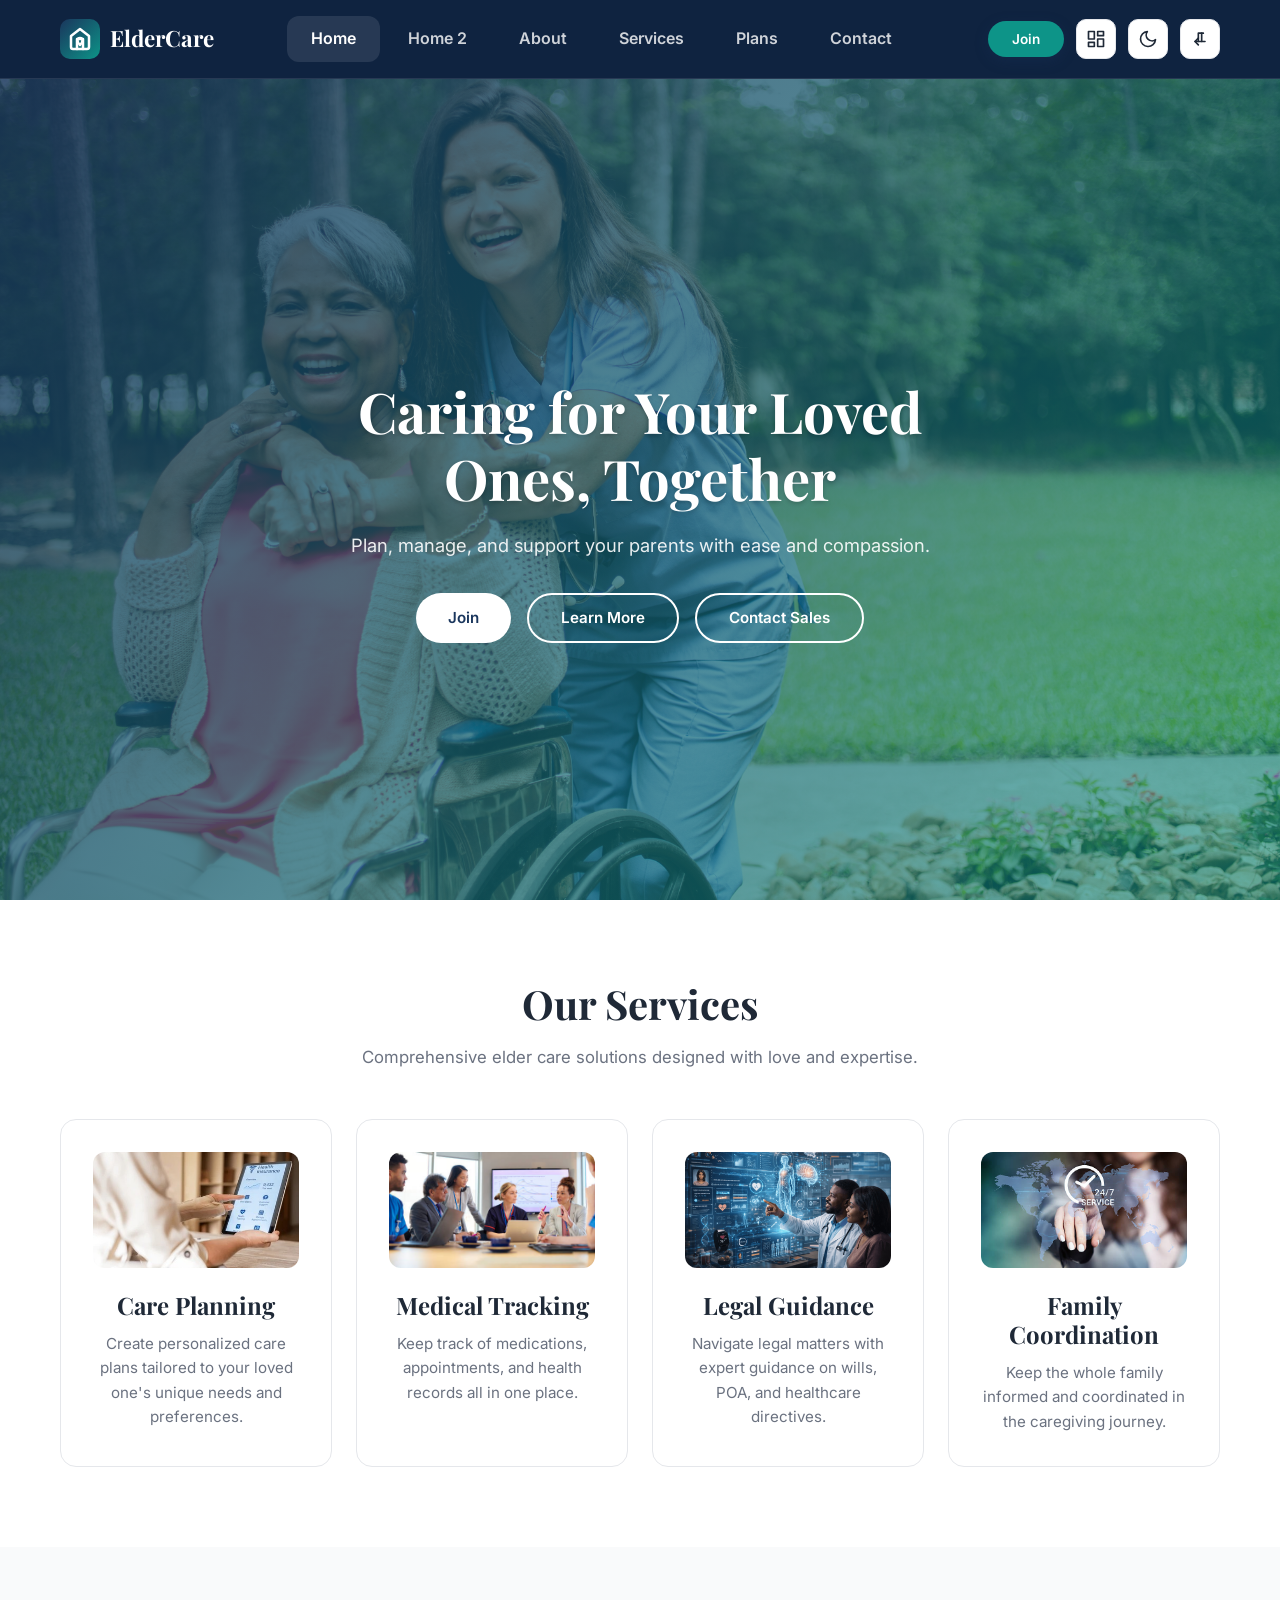
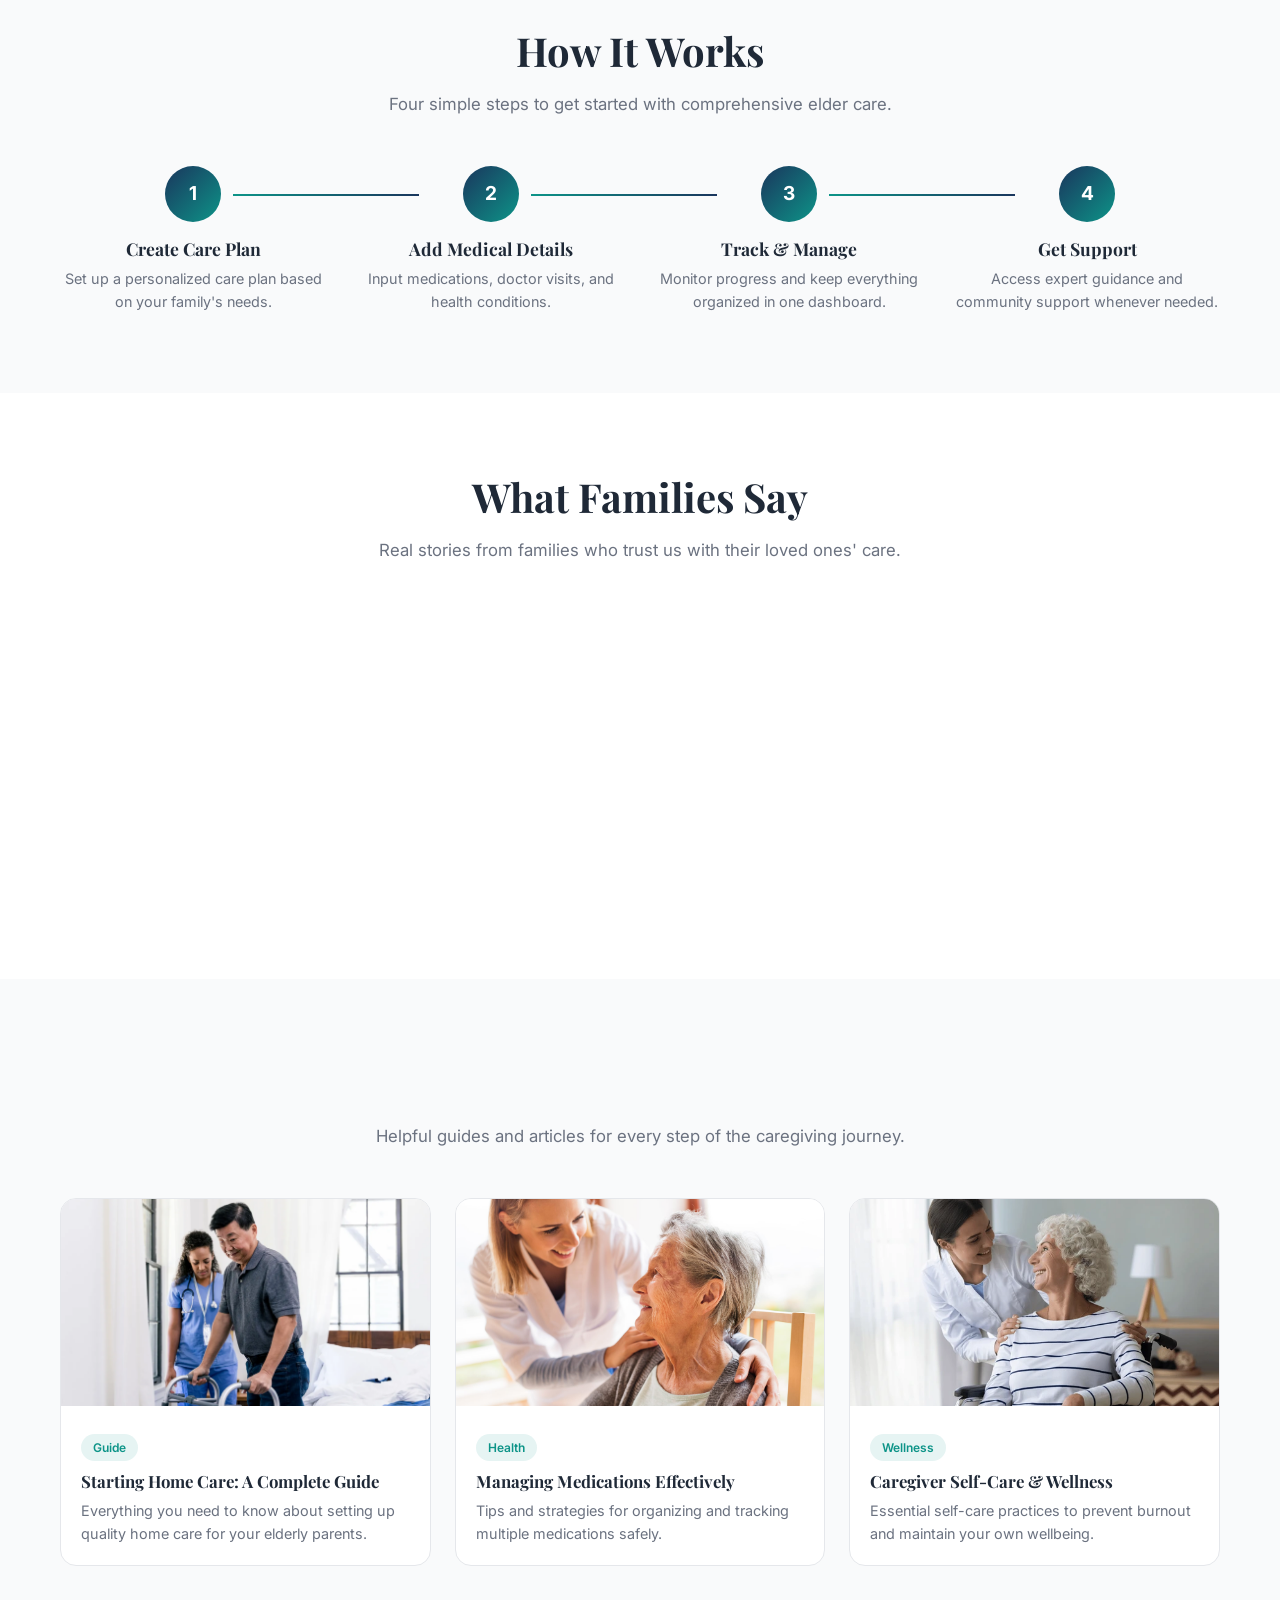
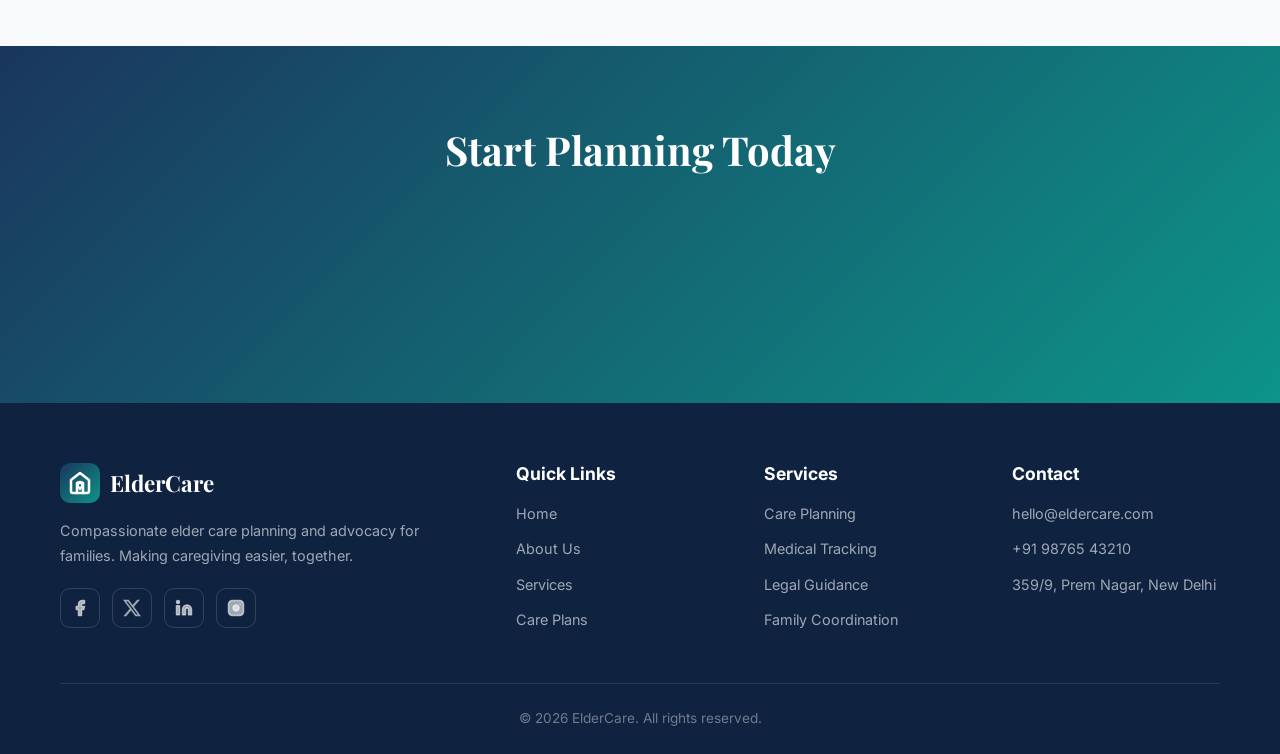
<file: index.html>
<!DOCTYPE html>
<html lang="en" data-theme="light" dir="ltr">

<head>
  <meta charset="UTF-8">
  <meta name="viewport" content="width=device-width, initial-scale=1.0">
  <meta name="description"
    content="Elder Care Planning & Advocacy Service - Plan, manage, and support your parents with ease and compassion.">
  <title>Elder Care - Home</title>
  <link rel="stylesheet" href="styles.css">
  <link rel="icon" type="image/png" href="favicon.png">
</head>

<body>

  <!-- HEADER -->
  <header class="header" id="header">
    <div class="container">
      <a href="index.html" class="logo">
        <div class="logo-icon">
          <svg viewBox="0 0 24 24" width="24" height="24" stroke="currentColor" stroke-width="2.5" fill="none" stroke-linecap="round" stroke-linejoin="round"><path d="M3 9l9-7 9 7v11a2 2 0 0 1-2 2H5a2 2 0 0 1-2-2z"></path><path d="M9 22V12h6v10"></path><path d="M12 11a2.5 2.5 0 0 1 2.5 2.5c0 2.5-2.5 4.5-2.5 4.5s-2.5-2-2.5-4.5A2.5 2.5 0 0 1 12 11z"></path></svg>
        </div>
        ElderCare
      </a>
      <nav class="nav" id="nav">
        <a href="index.html" class="active">Home</a>
        <a href="home2.html">Home 2</a>
        <a href="about.html">About</a>
        <a href="services.html">Services</a>
        <a href="care-plans.html">Plans</a>
        <a href="contact.html">Contact</a>
        <div class="mobile-cta">
          <a href="register.html" class="btn btn-primary">Join</a>
        </div>
        <div class="mobile-dashboard-links">
          <a href="user-dashboard.html" class="mobile-dash-link">
            <svg viewBox="0 0 24 24" width="16" height="16" stroke="currentColor" stroke-width="2" fill="none" stroke-linecap="round" stroke-linejoin="round"><path d="M20 21v-2a4 4 0 0 0-4-4H8a4 4 0 0 0-4 4v2"></path><circle cx="12" cy="7" r="4"></circle></svg>
            User Dashboard
          </a>
          <a href="admin-dashboard.html" class="mobile-dash-link">
            <svg viewBox="0 0 24 24" width="16" height="16" stroke="currentColor" stroke-width="2" fill="none" stroke-linecap="round" stroke-linejoin="round"><path d="M12 22s8-4 8-10V5l-8-3-8 3v7c0 6 8 10 8 10z"></path></svg>
            Admin Dashboard
          </a>
        </div>
        <div class="nav-actions-mobile">
          <button class="icon-btn dark-toggle" title="Toggle Dark Mode">
            <svg viewBox="0 0 24 24" width="20" height="20" stroke="currentColor" stroke-width="2" fill="none" stroke-linecap="round" stroke-linejoin="round"><path d="M21 12.79A9 9 0 1 1 11.21 3 7 7 0 0 0 21 12.79z"></path></svg>
          </button>
          <button class="icon-btn rtl-toggle" title="Toggle RTL">
            <svg viewBox="0 0 24 24" width="20" height="20" stroke="currentColor" stroke-width="2" fill="none" stroke-linecap="round" stroke-linejoin="round"><path d="M10 15V5H16"></path><path d="M14 15V5"></path><path d="M10 19l-4-4 4-4"></path><path d="M6 15h12"></path></svg>
          </button>
        </div>
      </nav>
      <div class="header-actions">
        <div class="header-cta">
          <a href="register.html" class="btn btn-primary">Join</a>
        </div>
        <div class="dropdown dashboard-dropdown">
          <button class="icon-btn" title="Dashboards">
            <svg viewBox="0 0 24 24" width="20" height="20" stroke="currentColor" stroke-width="2" fill="none" stroke-linecap="round" stroke-linejoin="round"><rect x="3" y="3" width="7" height="9"></rect><rect x="14" y="3" width="7" height="5"></rect><rect x="14" y="12" width="7" height="9"></rect><rect x="3" y="16" width="7" height="5"></rect></svg>
          </button>
          <div class="dropdown-menu">
            <a href="user-dashboard.html"><svg viewBox="0 0 24 24" width="14" height="14" stroke="currentColor" stroke-width="2" fill="none" stroke-linecap="round" stroke-linejoin="round" style="display:inline;vertical-align:middle;margin-right:6px"><path d="M20 21v-2a4 4 0 0 0-4-4H8a4 4 0 0 0-4 4v2"></path><circle cx="12" cy="7" r="4"></circle></svg> User Dashboard</a>
            <a href="admin-dashboard.html"><svg viewBox="0 0 24 24" width="14" height="14" stroke="currentColor" stroke-width="2" fill="none" stroke-linecap="round" stroke-linejoin="round" style="display:inline;vertical-align:middle;margin-right:6px"><path d="M12 22s8-4 8-10V5l-8-3-8 3v7c0 6 8 10 8 10z"></path></svg> Admin Dashboard</a>
          </div>
        </div>
        <button class="icon-btn dark-toggle" title="Toggle Dark Mode">
          <svg viewBox="0 0 24 24" width="20" height="20" stroke="currentColor" stroke-width="2" fill="none" stroke-linecap="round" stroke-linejoin="round"><path d="M21 12.79A9 9 0 1 1 11.21 3 7 7 0 0 0 21 12.79z"></path></svg>
        </button>
        <button class="icon-btn rtl-toggle" title="Toggle RTL">
          <svg viewBox="0 0 24 24" width="20" height="20" stroke="currentColor" stroke-width="2" fill="none" stroke-linecap="round" stroke-linejoin="round"><path d="M10 15V5H16"></path><path d="M14 15V5"></path><path d="M10 19l-4-4 4-4"></path><path d="M6 15h12"></path></svg>
        </button>
        <div class="hamburger" id="hamburger">
          <span></span><span></span><span></span>
        </div>
      </div>
    </div>
  </header>

  <!-- HERO -->
  <section class="hero" id="hero">
    <div class="hero-bg">
      <img src="IMG/GettyImages-603163766.jpg" alt="Elder care moment">
    </div>
    <div class="hero-overlay"></div>
    <div class="hero-content">
      <h1 class="animate">Caring for Your Loved Ones, Together</h1>
      <p class="animate">Plan, manage, and support your parents with ease and compassion.</p>
      <div class="btn-group animate">
        <a href="register.html" class="btn btn-white">Join</a>
        <a href="services.html" class="btn btn-outline-white">Learn More</a>
        <a href="contact.html" class="btn btn-outline-white">Contact Sales</a>
      </div>
    </div>
  </section>

  <!-- SERVICES PREVIEW -->
  <section class="section" id="services-preview">
    <div class="container">
      <h2 class="section-title animate">Our Services</h2>
      <p class="section-subtitle animate">Comprehensive elder care solutions designed with love and expertise.</p>
      <div class="grid-4">
        <div class="card animate">
          <img src="IMAGE P/WhatsApp Image 2026-03-31 at 10.00.09 PM.jpeg" alt="Care Planning">
          <h3>Care Planning</h3>
          <p>Create personalized care plans tailored to your loved one's unique needs and preferences.</p>
        </div>
        <div class="card animate">
          <img src="IMAGE P/WhatsApp Image 2026-03-31 at 10.00.09 PM (1).jpeg" alt="Medical Tracking">
          <h3>Medical Tracking</h3>
          <p>Keep track of medications, appointments, and health records all in one place.</p>
        </div>
        <div class="card animate">
          <img src="IMAGE P/WhatsApp Image 2026-03-31 at 10.00.09 PM (2).jpeg" alt="Legal Guidance">
          <h3>Legal Guidance</h3>
          <p>Navigate legal matters with expert guidance on wills, POA, and healthcare directives.</p>
        </div>
        <div class="card animate">
          <img src="IMAGE P/WhatsApp Image 2026-03-31 at 10.00.09 PM (3).jpeg" alt="Family Coordination">
          <h3>Family Coordination</h3>
          <p>Keep the whole family informed and coordinated in the caregiving journey.</p>
        </div>
      </div>
    </div>
  </section>

  <!-- HOW IT WORKS -->
  <section class="section" style="background:var(--bg-alt);" id="how-it-works">
    <div class="container">
      <h2 class="section-title animate">How It Works</h2>
      <p class="section-subtitle animate">Four simple steps to get started with comprehensive elder care.</p>
      <div class="steps">
        <div class="step animate">
          <h3>Create Care Plan</h3>
          <p>Set up a personalized care plan based on your family's needs.</p>
        </div>
        <div class="step animate">
          <h3>Add Medical Details</h3>
          <p>Input medications, doctor visits, and health conditions.</p>
        </div>
        <div class="step animate">
          <h3>Track & Manage</h3>
          <p>Monitor progress and keep everything organized in one dashboard.</p>
        </div>
        <div class="step animate">
          <h3>Get Support</h3>
          <p>Access expert guidance and community support whenever needed.</p>
        </div>
      </div>
    </div>
  </section>

  <!-- TESTIMONIALS -->
  <section class="section" id="testimonials">
    <div class="container">
      <h2 class="section-title animate">What Families Say</h2>
      <p class="section-subtitle animate">Real stories from families who trust us with their loved ones' care.</p>
      <div class="grid-3">
        <div class="testimonial-card animate">
          <div class="stars">★★★★★</div>
          <blockquote>"ElderCare transformed how our family manages mom's care. The planning tools are invaluable and
            the support"</blockquote>
          <div class="author">
            <img src="IMG/WhatsApp Image 2026-03-31 at 3.11.33 PM (1).jpeg" alt="Sarah" class="avatar">
            <div class="author-info">
              <h4>Sarah Johnson</h4>
              <span>Daughter & Caregiver</span>
            </div>
          </div>
        </div>
        <div class="testimonial-card animate">
          <div class="stars">★★★★★</div>
          <blockquote>"The medical tracking feature saved us during an emergency. Having all records accessible made a
            critical difference.</blockquote>
          <div class="author">
            <img src="IMG/WhatsApp Image 2026-03-31 at 3.11.34 PM.jpeg" alt="Michael" class="avatar">
            <div class="author-info">
              <h4>Michael Chen</h4>
              <span>Son & Family Coordinator</span>
            </div>
          </div>
        </div>
        <div class="testimonial-card animate">
          <div class="stars">★★★★★</div>
          <blockquote>"Professional, compassionate, and thorough. ElderCare gave us peace of mind knowing our parents
            are well looked after."</blockquote>
          <div class="author">
            <img src="IMG/WhatsApp Image 2026-03-31 at 3.11.34 PM (1).jpeg" alt="Priya" class="avatar">
            <div class="author-info">
              <h4>Priya Sharma</h4>
              <span>Primary Caregiver</span>
            </div>
          </div>
        </div>
      </div>
    </div>
  </section>

  <!-- RESOURCE LIBRARY -->
  <section class="section" style="background:var(--bg-alt);" id="resources">
    <div class="container">
      <h2 class="section-title animate">Resource Library</h2>
      <p class="section-subtitle animate">Helpful guides and articles for every step of the caregiving journey.</p>
      <div class="grid-3">
        <div class="resource-card animate">
          <img src="IMAGE P/homecare.webp" alt="Home care guide">
          <div class="resource-body">
            <span class="tag">Guide</span>
            <h3>Starting Home Care: A Complete Guide</h3>
            <p>Everything you need to know about setting up quality home care for your elderly parents.</p>
          </div>
        </div>
        <div class="resource-card animate">
          <img src="IMG/HomeCareElderly2.jpg" alt="Medical management">
          <div class="resource-body">
            <span class="tag">Health</span>
            <h3>Managing Medications Effectively</h3>
            <p>Tips and strategies for organizing and tracking multiple medications safely.</p>
          </div>
        </div>
        <div class="resource-card animate">
          <img src="IMG/happy-female-nurse-caregiver-talk-600nw-1681152994.webp" alt="Caregiver wellness">
          <div class="resource-body">
            <span class="tag">Wellness</span>
            <h3>Caregiver Self-Care & Wellness</h3>
            <p>Essential self-care practices to prevent burnout and maintain your own wellbeing.</p>
          </div>
        </div>
      </div>
    </div>
  </section>

  <!-- CTA -->
  <section class="cta-section" id="cta">
    <div class="container">
      <h2 class="animate">Start Planning Today</h2>
      <p class="animate">Join thousands of families who trust ElderCare for compassionate, professional care planning.
      </p>
      <div class="btn-group animate">
        <a href="register.html" class="btn btn-primary">Join Free</a>
        <a href="contact.html" class="btn btn-secondary">Contact Sales</a>
      </div>
    </div>
  </section>

  <!-- FOOTER -->
  <footer class="footer">
    <div class="container">
      <div class="footer-grid">
        <div>
          <div class="logo" style="margin-bottom:16px;">
            <div class="logo-icon">
              <svg viewBox="0 0 24 24" width="24" height="24" stroke="currentColor" stroke-width="2.5" fill="none" stroke-linecap="round" stroke-linejoin="round"><path d="M3 9l9-7 9 7v11a2 2 0 0 1-2 2H5a2 2 0 0 1-2-2z"></path><path d="M9 22V12h6v10"></path><path d="M12 11a2.5 2.5 0 0 1 2.5 2.5c0 2.5-2.5 4.5-2.5 4.5s-2.5-2-2.5-4.5A2.5 2.5 0 0 1 12 11z"></path></svg>
            </div>
            ElderCare
          </div>
          <p>Compassionate elder care planning and advocacy for families. Making caregiving easier, together.</p>
          <div class="footer-social" style="margin-top:20px;">
            <a href="#" title="Facebook">
              <svg viewBox="0 0 24 24" fill="none" stroke="currentColor" stroke-width="2" stroke-linecap="round" stroke-linejoin="round"><path d="M18 2h-3a5 5 0 0 0-5 5v3H7v4h3v8h4v-8h3l1-4h-4V7a1 1 0 0 1 1-1h3z"></path></svg>
            </a>
            <a href="#" title="Twitter / X">
              <svg viewBox="0 0 24 24" fill="currentColor"><path d="M18.901 1.153h3.68l-8.04 9.19L24 22.846h-7.406l-5.8-7.584-6.638 7.584H.474l8.6-9.83L0 1.154h7.594l5.243 6.932ZM17.61 20.644h2.039L6.486 3.24H4.298Z"></path></svg>
            </a>
            <a href="#" title="LinkedIn">
              <svg viewBox="0 0 24 24" fill="none" stroke="currentColor" stroke-width="2" stroke-linecap="round" stroke-linejoin="round"><path d="M16 8a6 6 0 0 1 6 6v7h-4v-7a2 2 0 0 0-2-2 2 2 0 0 0-2 2v7h-4v-7a6 6 0 0 1 6-6z"></path><rect x="2" y="9" width="4" height="12"></rect><circle cx="4" cy="4" r="2"></circle></svg>
            </a>
            <a href="#" title="Instagram">
              <svg viewBox="0 0 24 24" fill="none" stroke="currentColor" stroke-width="2" stroke-linecap="round" stroke-linejoin="round"><rect x="2" y="2" width="20" height="20" rx="5" ry="5"></rect><path d="M16 11.37A4 4 0 1 1 12.63 8 4 4 0 0 1 16 11.37z"></path><line x1="17.5" y1="6.5" x2="17.51" y2="6.5"></line></svg>
            </a>
          </div>
        </div>
        <div>
          <h3>Quick Links</h3>
          <ul class="footer-links">
            <li><a href="index.html">Home</a></li>
            <li><a href="about.html">About Us</a></li>
            <li><a href="services.html">Services</a></li>
            <li><a href="care-plans.html">Care Plans</a></li>
          </ul>
        </div>
        <div>
          <h3>Services</h3>
          <ul class="footer-links">
            <li><a href="#">Care Planning</a></li>
            <li><a href="#">Medical Tracking</a></li>
            <li><a href="#">Legal Guidance</a></li>
            <li><a href="#">Family Coordination</a></li>
          </ul>
        </div>
        <div>
          <h3>Contact</h3>
          <ul class="footer-links">
            <li><a href="mailto:hello@eldercare.com">hello@eldercare.com</a></li>
            <li><a href="tel:+919876543210">+91 98765 43210</a></li>
            <li><a href="#">359/9, Prem Nagar, New Delhi</a></li>
          </ul>
        </div>
      </div>
      <div class="footer-bottom">
        &copy; 2026 ElderCare. All rights reserved.
      </div>
    </div>
  </footer>

  <button class="back-to-top" title="Back to Top">ᐱ</button>

  <script src="app.js"></script>
</body>

</html>
</file>
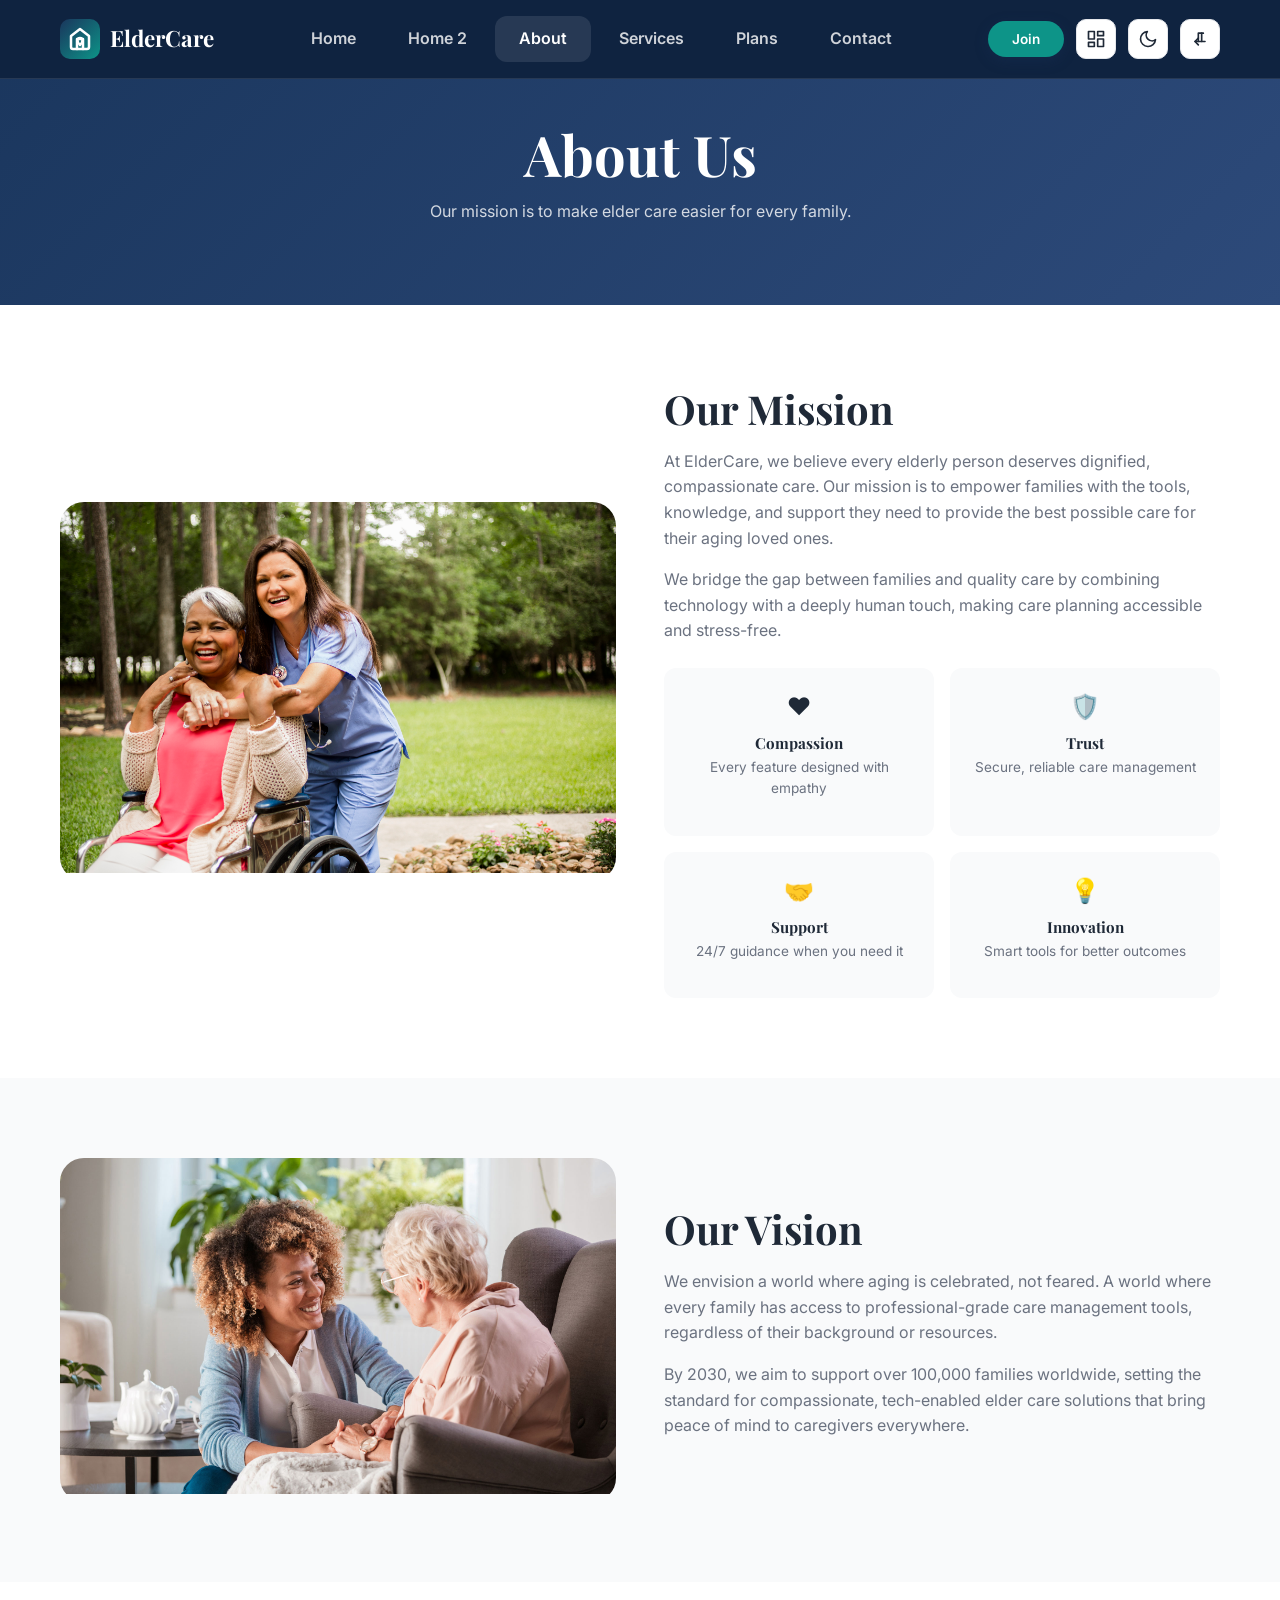
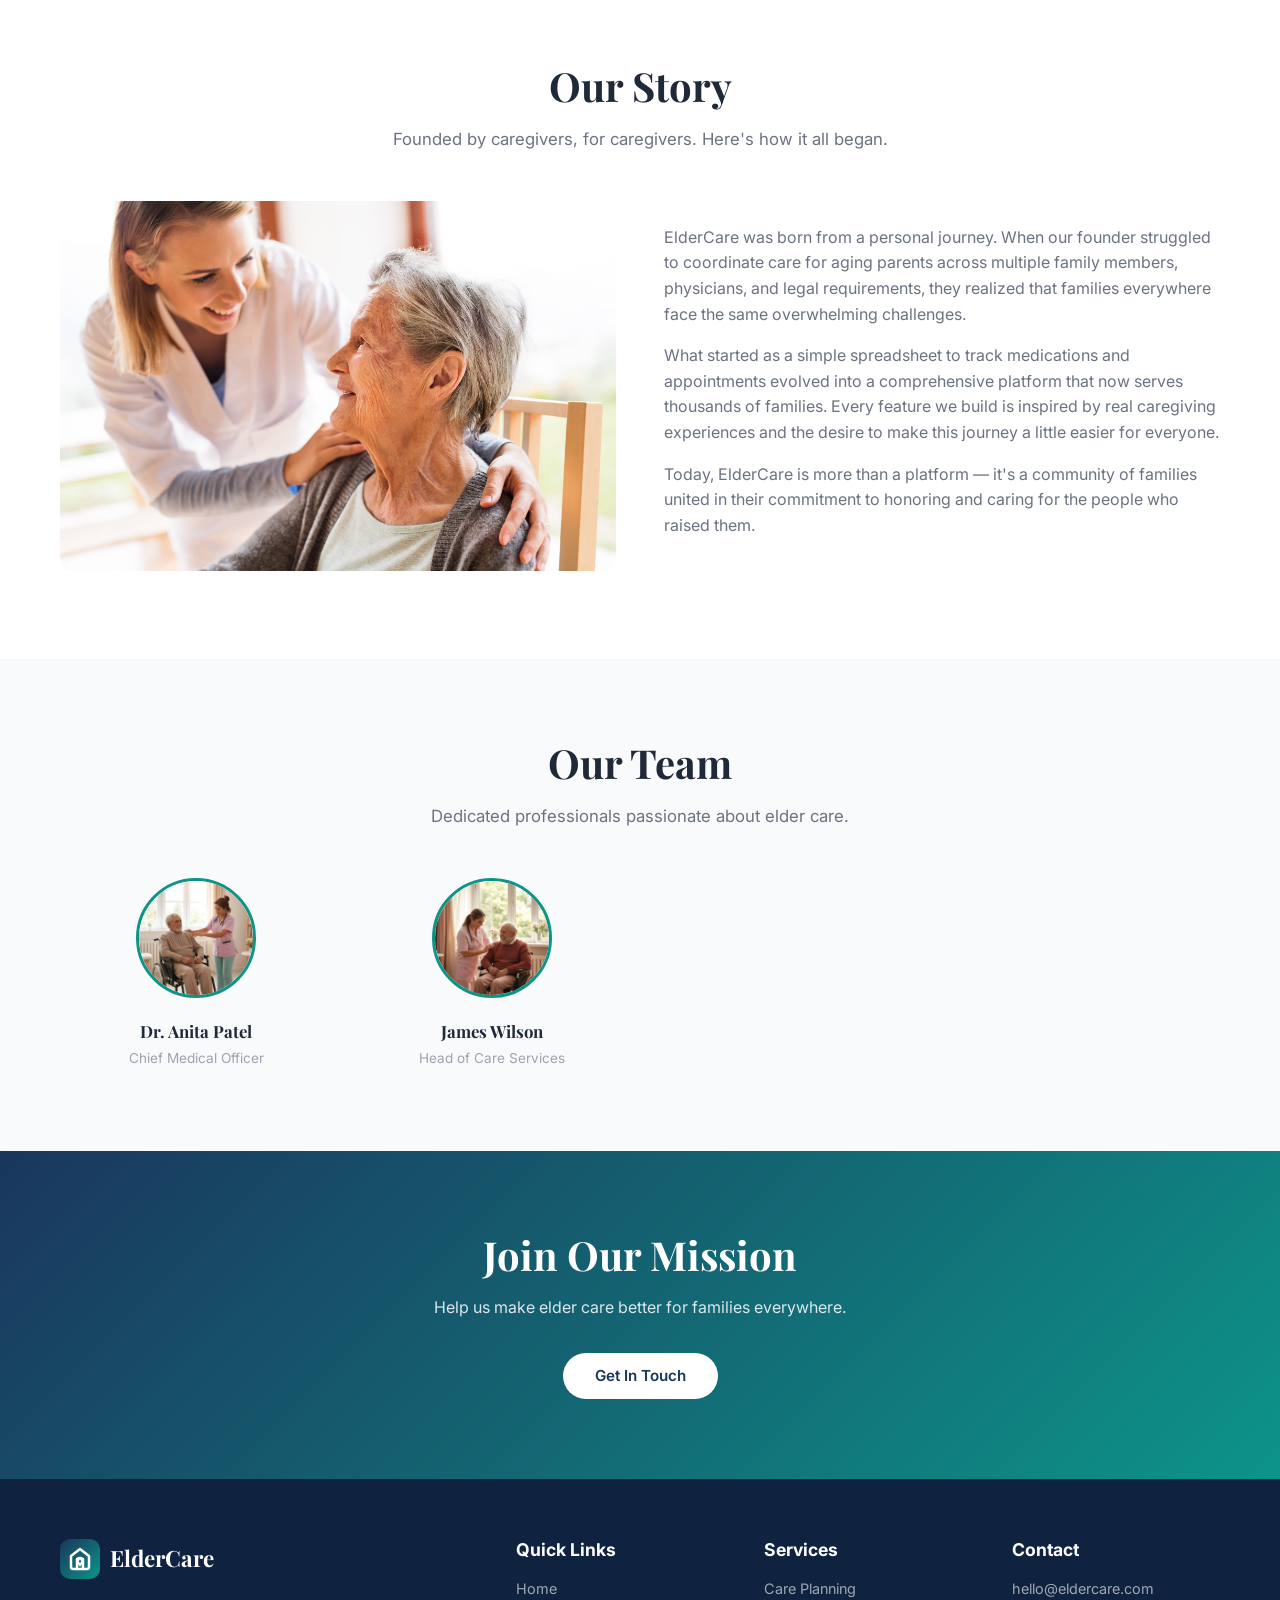
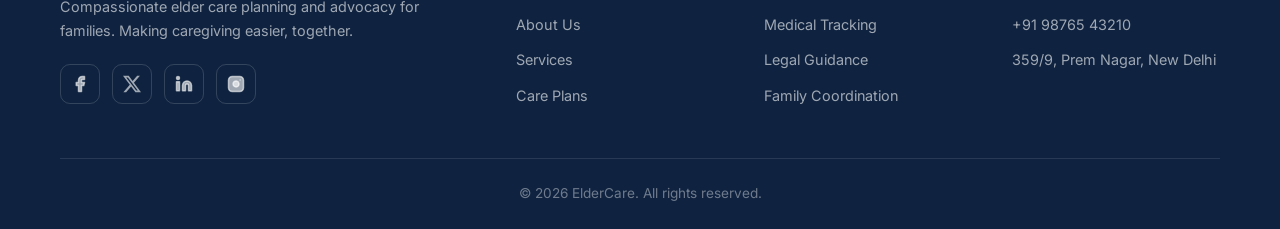
<file: about.html>
<!DOCTYPE html>
<html lang="en" data-theme="light" dir="ltr">
<head>
  <meta charset="UTF-8">
  <meta name="viewport" content="width=device-width, initial-scale=1.0">
  <meta name="description" content="About Elder Care - Our mission, vision, and story.">
  <title>Elder Care - About</title>
  <link rel="stylesheet" href="styles.css">
  <link rel="icon" type="image/png" href="favicon.png">
</head>
<body>
  <!-- HEADER -->
  <header class="header" id="header">
    <div class="container">
      <a href="index.html" class="logo"><div class="logo-icon">
          <svg viewBox="0 0 24 24" width="24" height="24" stroke="currentColor" stroke-width="2.5" fill="none" stroke-linecap="round" stroke-linejoin="round"><path d="M3 9l9-7 9 7v11a2 2 0 0 1-2 2H5a2 2 0 0 1-2-2z"></path><path d="M9 22V12h6v10"></path><path d="M12 11a2.5 2.5 0 0 1 2.5 2.5c0 2.5-2.5 4.5-2.5 4.5s-2.5-2-2.5-4.5A2.5 2.5 0 0 1 12 11z"></path></svg>
        </div>ElderCare</a>
      <nav class="nav" id="nav">
        <a href="index.html">Home</a><a href="home2.html">Home 2</a><a href="about.html" class="active">About</a><a href="services.html">Services</a><a href="care-plans.html">Plans</a><a href="contact.html">Contact</a>
        <div class="mobile-cta"><a href="register.html" class="btn btn-primary">Join</a></div>
        <div class="mobile-dashboard-links">
          <a href="user-dashboard.html" class="mobile-dash-link">
            <svg viewBox="0 0 24 24" width="16" height="16" stroke="currentColor" stroke-width="2" fill="none" stroke-linecap="round" stroke-linejoin="round"><path d="M20 21v-2a4 4 0 0 0-4-4H8a4 4 0 0 0-4 4v2"></path><circle cx="12" cy="7" r="4"></circle></svg>
            User Dashboard
          </a>
          <a href="admin-dashboard.html" class="mobile-dash-link">
            <svg viewBox="0 0 24 24" width="16" height="16" stroke="currentColor" stroke-width="2" fill="none" stroke-linecap="round" stroke-linejoin="round"><path d="M12 22s8-4 8-10V5l-8-3-8 3v7c0 6 8 10 8 10z"></path></svg>
            Admin Dashboard
          </a>
        </div>
        <div class="nav-actions-mobile">
          <button class="icon-btn dark-toggle" title="Toggle Dark Mode">
            <svg viewBox="0 0 24 24" width="20" height="20" stroke="currentColor" stroke-width="2" fill="none" stroke-linecap="round" stroke-linejoin="round"><path d="M21 12.79A9 9 0 1 1 11.21 3 7 7 0 0 0 21 12.79z"></path></svg>
          </button>
          <button class="icon-btn rtl-toggle" title="Toggle RTL">
            <svg viewBox="0 0 24 24" width="20" height="20" stroke="currentColor" stroke-width="2" fill="none" stroke-linecap="round" stroke-linejoin="round"><path d="M10 15V5H16"></path><path d="M14 15V5"></path><path d="M10 19l-4-4 4-4"></path><path d="M6 15h12"></path></svg>
          </button>
        </div>
      </nav>
      <div class="header-actions">
        <div class="header-cta"><a href="register.html" class="btn btn-primary">Join</a></div>
        <div class="dropdown dashboard-dropdown">
          <button class="icon-btn" title="Dashboards">
            <svg viewBox="0 0 24 24" width="20" height="20" stroke="currentColor" stroke-width="2" fill="none" stroke-linecap="round" stroke-linejoin="round"><rect x="3" y="3" width="7" height="9"></rect><rect x="14" y="3" width="7" height="5"></rect><rect x="14" y="12" width="7" height="9"></rect><rect x="3" y="16" width="7" height="5"></rect></svg>
          </button>
          <div class="dropdown-menu">
            <a href="user-dashboard.html"><svg viewBox="0 0 24 24" width="14" height="14" stroke="currentColor" stroke-width="2" fill="none" stroke-linecap="round" stroke-linejoin="round" style="display:inline;vertical-align:middle;margin-right:6px"><path d="M20 21v-2a4 4 0 0 0-4-4H8a4 4 0 0 0-4 4v2"></path><circle cx="12" cy="7" r="4"></circle></svg> User Dashboard</a>
            <a href="admin-dashboard.html"><svg viewBox="0 0 24 24" width="14" height="14" stroke="currentColor" stroke-width="2" fill="none" stroke-linecap="round" stroke-linejoin="round" style="display:inline;vertical-align:middle;margin-right:6px"><path d="M12 22s8-4 8-10V5l-8-3-8 3v7c0 6 8 10 8 10z"></path></svg> Admin Dashboard</a>
          </div>
        </div>
        <button class="icon-btn dark-toggle" title="Toggle Dark Mode">
          <svg viewBox="0 0 24 24" width="20" height="20" stroke="currentColor" stroke-width="2" fill="none" stroke-linecap="round" stroke-linejoin="round"><path d="M21 12.79A9 9 0 1 1 11.21 3 7 7 0 0 0 21 12.79z"></path></svg>
        </button>
        <button class="icon-btn rtl-toggle" title="Toggle RTL">
          <svg viewBox="0 0 24 24" width="20" height="20" stroke="currentColor" stroke-width="2" fill="none" stroke-linecap="round" stroke-linejoin="round"><path d="M10 15V5H16"></path><path d="M14 15V5"></path><path d="M10 19l-4-4 4-4"></path><path d="M6 15h12"></path></svg>
        </button>
        <div class="hamburger" id="hamburger"><span></span><span></span><span></span></div>
      </div>
    </div>
  </header>

  <section class="page-header">
    <h1 class="animate">About Us</h1>
    <p class="animate">Our mission is to make elder care easier for every family.</p>
  </section>

  <!-- MISSION -->
  <section class="section">
    <div class="container">
      <div class="about-grid">
        <div class="about-image animate fade-left">
          <img src="IMG/GettyImages-603163766.jpg" alt="Our mission">
        </div>
        <div class="about-text animate fade-right">
          <h2>Our Mission</h2>
          <p>At ElderCare, we believe every elderly person deserves dignified, compassionate care. Our mission is to empower families with the tools, knowledge, and support they need to provide the best possible care for their aging loved ones.</p>
          <p>We bridge the gap between families and quality care by combining technology with a deeply human touch, making care planning accessible and stress-free.</p>
          <div class="value-cards">
            <div class="value-card"><div class="vc-icon">❤️</div><h4>Compassion</h4><p>Every feature designed with empathy</p></div>
            <div class="value-card"><div class="vc-icon">🛡️</div><h4>Trust</h4><p>Secure, reliable care management</p></div>
            <div class="value-card"><div class="vc-icon">🤝</div><h4>Support</h4><p>24/7 guidance when you need it</p></div>
            <div class="value-card"><div class="vc-icon">💡</div><h4>Innovation</h4><p>Smart tools for better outcomes</p></div>
          </div>
        </div>
      </div>
    </div>
  </section>

  <!-- VISION -->
  <section class="section" style="background:var(--bg-alt);">
    <div class="container">
      <div class="about-grid" style="direction:rtl;">
        <div class="about-text animate fade-left" style="direction:ltr;">
          <h2>Our Vision</h2>
          <p>We envision a world where aging is celebrated, not feared. A world where every family has access to professional-grade care management tools, regardless of their background or resources.</p>
          <p>By 2030, we aim to support over 100,000 families worldwide, setting the standard for compassionate, tech-enabled elder care solutions that bring peace of mind to caregivers everywhere.</p>
        </div>
        <div class="about-image animate fade-right" style="direction:ltr;">
          <img src="IMG/careers-in-senior-care-header.jpg" alt="Our vision">
        </div>
      </div>
    </div>
  </section>

  <!-- STORY -->
  <section class="section">
    <div class="container">
      <h2 class="section-title animate">Our Story</h2>
      <p class="section-subtitle animate">Founded by caregivers, for caregivers. Here's how it all began.</p>
      <div class="about-grid">
        <div class="about-image animate fade-left">
          <img src="IMG/HomeCareElderly2.jpg" alt="Our story">
        </div>
        <div class="about-text animate fade-right">
          <p>ElderCare was born from a personal journey. When our founder struggled to coordinate care for aging parents across multiple family members, physicians, and legal requirements, they realized that families everywhere face the same overwhelming challenges.</p>
          <p>What started as a simple spreadsheet to track medications and appointments evolved into a comprehensive platform that now serves thousands of families. Every feature we build is inspired by real caregiving experiences and the desire to make this journey a little easier for everyone.</p>
          <p>Today, ElderCare is more than a platform — it's a community of families united in their commitment to honoring and caring for the people who raised them.</p>
        </div>
      </div>
    </div>
  </section>

  <!-- TEAM -->
  <section class="section" style="background:var(--bg-alt);">
    <div class="container">
      <h2 class="section-title animate">Our Team</h2>
      <p class="section-subtitle animate">Dedicated professionals passionate about elder care.</p>
      <div class="grid-4 team-grid">
        <div class="team-card animate">
          <img src="IMG/WhatsApp Image 2026-03-31 at 3.11.31 PM (1).jpeg" alt="Team member">
          <h3>Dr. Anita Patel</h3>
          <span>Chief Medical Officer</span>
        </div>
        <div class="team-card animate">
          <img src="IMG/WhatsApp Image 2026-03-31 at 3.11.32 PM (1).jpeg" alt="Team member">
          <h3>James Wilson</h3>
          <span>Head of Care Services</span>
        </div>
        <div class="team-card animate">
          <img src="IMG/WhatsApp Image 2026-03-31 at 3.11.32 PM (2).jpeg" alt="Team member">
          <h3>Maria Santos</h3>
          <span>Legal Advisor</span>
        </div>
        <div class="team-card animate">
          <img src="IMG/WhatsApp Image 2026-03-31 at 3.11.33 PM.jpeg" alt="Team member">
          <h3>Raj Kumar</h3>
          <span>Technology Director</span>
        </div>
      </div>
    </div>
  </section>

  <section class="cta-section">
    <div class="container">
      <h2 class="animate">Join Our Mission</h2>
      <p class="animate">Help us make elder care better for families everywhere.</p>
      <a href="contact.html" class="btn animate">Get In Touch</a>
    </div>
  </section>

  <footer class="footer">
    <div class="container">
      <div class="footer-grid">
        <div>
          <div class="logo" style="margin-bottom:16px;">
            <div class="logo-icon">
          <svg viewBox="0 0 24 24" width="24" height="24" stroke="currentColor" stroke-width="2.5" fill="none" stroke-linecap="round" stroke-linejoin="round"><path d="M3 9l9-7 9 7v11a2 2 0 0 1-2 2H5a2 2 0 0 1-2-2z"></path><path d="M9 22V12h6v10"></path><path d="M12 11a2.5 2.5 0 0 1 2.5 2.5c0 2.5-2.5 4.5-2.5 4.5s-2.5-2-2.5-4.5A2.5 2.5 0 0 1 12 11z"></path></svg>
        </div>
            ElderCare
          </div>
          <p>Compassionate elder care planning and advocacy for families. Making caregiving easier, together.</p>
          <div class="footer-social" style="margin-top:20px;">
            <a href="#" title="Facebook">
              <svg viewBox="0 0 24 24" fill="none" stroke="currentColor" stroke-width="2" stroke-linecap="round" stroke-linejoin="round"><path d="M18 2h-3a5 5 0 0 0-5 5v3H7v4h3v8h4v-8h3l1-4h-4V7a1 1 0 0 1 1-1h3z"></path></svg>
            </a>
            <a href="#" title="Twitter / X">
              <svg viewBox="0 0 24 24" fill="currentColor"><path d="M18.901 1.153h3.68l-8.04 9.19L24 22.846h-7.406l-5.8-7.584-6.638 7.584H.474l8.6-9.83L0 1.154h7.594l5.243 6.932ZM17.61 20.644h2.039L6.486 3.24H4.298Z"></path></svg>
            </a>
            <a href="#" title="LinkedIn">
              <svg viewBox="0 0 24 24" fill="none" stroke="currentColor" stroke-width="2" stroke-linecap="round" stroke-linejoin="round"><path d="M16 8a6 6 0 0 1 6 6v7h-4v-7a2 2 0 0 0-2-2 2 2 0 0 0-2 2v7h-4v-7a6 6 0 0 1 6-6z"></path><rect x="2" y="9" width="4" height="12"></rect><circle cx="4" cy="4" r="2"></circle></svg>
            </a>
            <a href="#" title="Instagram">
              <svg viewBox="0 0 24 24" fill="none" stroke="currentColor" stroke-width="2" stroke-linecap="round" stroke-linejoin="round"><rect x="2" y="2" width="20" height="20" rx="5" ry="5"></rect><path d="M16 11.37A4 4 0 1 1 12.63 8 4 4 0 0 1 16 11.37z"></path><line x1="17.5" y1="6.5" x2="17.51" y2="6.5"></line></svg>
            </a>
          </div>
        </div>
        <div>
          <h3>Quick Links</h3>
          <ul class="footer-links">
            <li><a href="index.html">Home</a></li>
            <li><a href="about.html">About Us</a></li>
            <li><a href="services.html">Services</a></li>
            <li><a href="care-plans.html">Care Plans</a></li>
          </ul>
        </div>
        <div>
          <h3>Services</h3>
          <ul class="footer-links">
            <li><a href="#">Care Planning</a></li>
            <li><a href="#">Medical Tracking</a></li>
            <li><a href="#">Legal Guidance</a></li>
            <li><a href="#">Family Coordination</a></li>
          </ul>
        </div>
        <div>
          <h3>Contact</h3>
          <ul class="footer-links">
            <li><a href="mailto:hello@eldercare.com">hello@eldercare.com</a></li>
            <li><a href="tel:+919876543210">+91 98765 43210</a></li>
            <li><a href="#">359/9, Prem Nagar, New Delhi</a></li>
          </ul>
        </div>
      </div>
      <div class="footer-bottom">
        &copy; 2026 ElderCare. All rights reserved.
      </div>
    </div>
  </footer>
  <button class="back-to-top" title="Back to Top">ᐱ</button>
  <script src="app.js"></script>
</body>
</html>
</file>
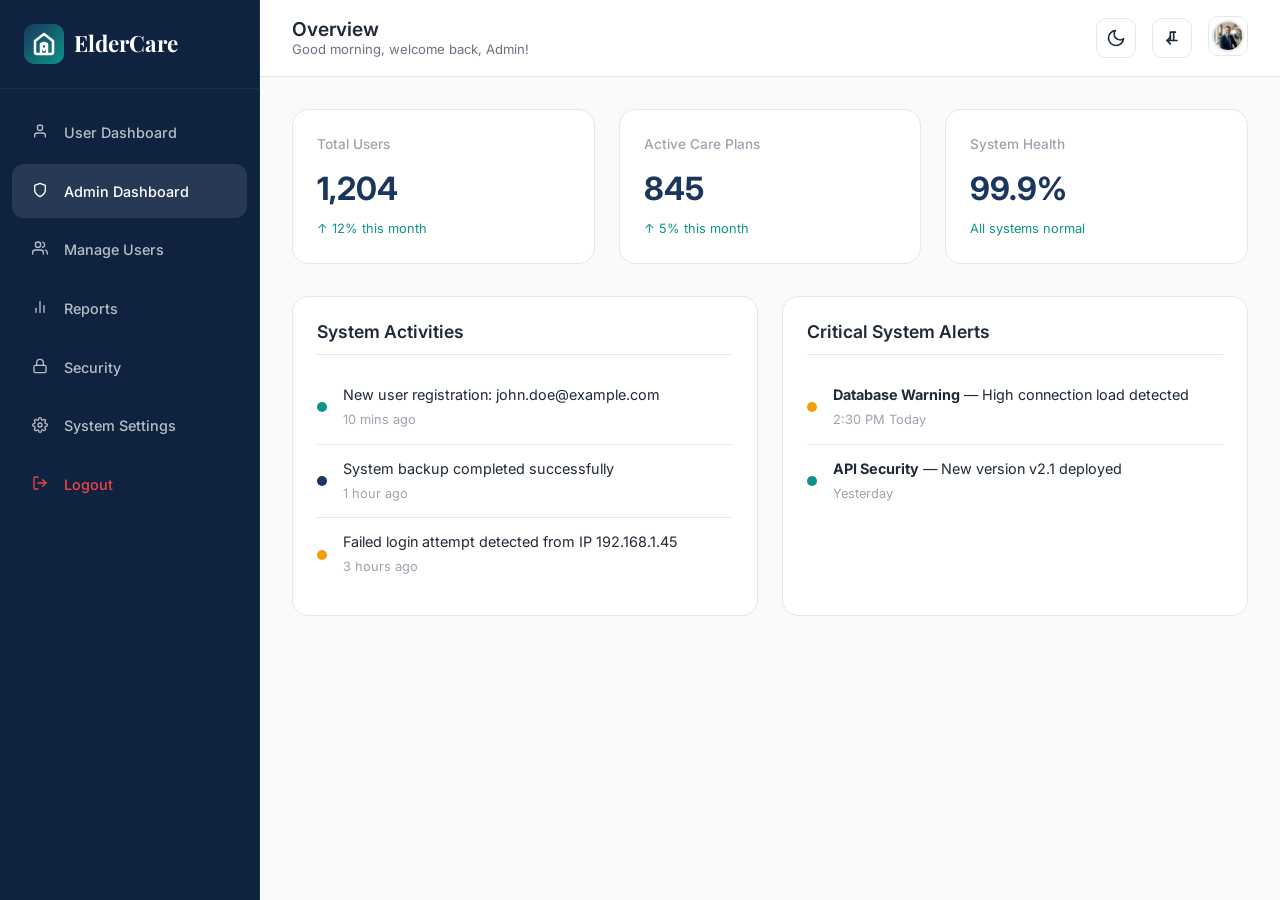
<file: admin-dashboard.html>
<!DOCTYPE html>
<html lang="en" data-theme="light" dir="ltr">
<head>
  <meta charset="UTF-8">
  <meta name="viewport" content="width=device-width, initial-scale=1.0">
  <title>Elder Care - Admin Dashboard</title>
  <link rel="stylesheet" href="styles.css">
  <link rel="icon" type="image/png" href="favicon.png">
</head>
<body>
  <div class="dashboard">
    <!-- SIDEBAR -->
    <aside class="sidebar" id="sidebar">
      <div class="sidebar-logo">
        <a href="index.html" class="logo">        <div class="logo-icon">
          <svg viewBox="0 0 24 24" width="24" height="24" stroke="currentColor" stroke-width="2.5" fill="none" stroke-linecap="round" stroke-linejoin="round"><path d="M3 9l9-7 9 7v11a2 2 0 0 1-2 2H5a2 2 0 0 1-2-2z"></path><path d="M9 22V12h6v10"></path><path d="M12 11a2.5 2.5 0 0 1 2.5 2.5c0 2.5-2.5 4.5-2.5 4.5s-2.5-2-2.5-4.5A2.5 2.5 0 0 1 12 11z"></path></svg>
        </div>
ElderCare</a>
      </div>
      <nav class="sidebar-nav">
        <a href="user-dashboard.html"><span class="nav-icon"><svg viewBox="0 0 24 24" width="16" height="16" stroke="currentColor" stroke-width="2" fill="none" stroke-linecap="round" stroke-linejoin="round"><path d="M20 21v-2a4 4 0 0 0-4-4H8a4 4 0 0 0-4 4v2"></path><circle cx="12" cy="7" r="4"></circle></svg></span> User Dashboard</a>
        <a href="javascript:void(0)" class="active" data-section="overview"><span class="nav-icon"><svg viewBox="0 0 24 24" width="16" height="16" stroke="currentColor" stroke-width="2" fill="none" stroke-linecap="round" stroke-linejoin="round"><path d="M12 22s8-4 8-10V5l-8-3-8 3v7c0 6 8 10 8 10z"></path></svg></span> Admin Dashboard</a>
        <a href="javascript:void(0)" data-section="manage-users"><span class="nav-icon"><svg viewBox="0 0 24 24" width="16" height="16" stroke="currentColor" stroke-width="2" fill="none" stroke-linecap="round" stroke-linejoin="round"><path d="M17 21v-2a4 4 0 0 0-4-4H5a4 4 0 0 0-4 4v2"></path><circle cx="9" cy="7" r="4"></circle><path d="M23 21v-2a4 4 0 0 0-3-3.87"></path><path d="M16 3.13a4 4 0 0 1 0 7.75"></path></svg></span> Manage Users</a>
        <a href="javascript:void(0)" data-section="reports"><span class="nav-icon"><svg viewBox="0 0 24 24" width="16" height="16" stroke="currentColor" stroke-width="2" fill="none" stroke-linecap="round" stroke-linejoin="round"><line x1="18" y1="20" x2="18" y2="10"></line><line x1="12" y1="20" x2="12" y2="4"></line><line x1="6" y1="20" x2="6" y2="14"></line></svg></span> Reports</a>
        <a href="javascript:void(0)" data-section="security"><span class="nav-icon"><svg viewBox="0 0 24 24" width="16" height="16" stroke="currentColor" stroke-width="2" fill="none" stroke-linecap="round" stroke-linejoin="round"><rect x="3" y="11" width="18" height="11" rx="2" ry="2"></rect><path d="M7 11V7a5 5 0 0 1 10 0v4"></path></svg></span> Security</a>
        <a href="javascript:void(0)" data-section="system-settings"><span class="nav-icon"><svg viewBox="0 0 24 24" width="16" height="16" stroke="currentColor" stroke-width="2" fill="none" stroke-linecap="round" stroke-linejoin="round"><circle cx="12" cy="12" r="3"></circle><path d="M19.4 15a1.65 1.65 0 0 0 .33 1.82l.06.06a2 2 0 0 1-2.83 2.83l-.06-.06a1.65 1.65 0 0 0-1.82-.33 1.65 1.65 0 0 0-1 1.51V21a2 2 0 0 1-4 0v-.09A1.65 1.65 0 0 0 9 19.4a1.65 1.65 0 0 0-1.82.33l-.06.06a2 2 0 0 1-2.83-2.83l.06-.06A1.65 1.65 0 0 0 4.68 15a1.65 1.65 0 0 0-1.51-1H3a2 2 0 0 1 0-4h.09A1.65 1.65 0 0 0 4.6 9a1.65 1.65 0 0 0-.33-1.82l-.06-.06a2 2 0 0 1 2.83-2.83l.06.06A1.65 1.65 0 0 0 9 4.68a1.65 1.65 0 0 0 1-1.51V3a2 2 0 0 1 4 0v.09a1.65 1.65 0 0 0 1 1.51 1.65 1.65 0 0 0 1.82-.33l.06-.06a2 2 0 0 1 2.83 2.83l-.06.06A1.65 1.65 0 0 0 19.4 9a1.65 1.65 0 0 0 1.51 1H21a2 2 0 0 1 0 4h-.09a1.65 1.65 0 0 0-1.51 1z"></path></svg></span> System Settings</a>
        <a href="index.html" class="logout"><span class="nav-icon"><svg viewBox="0 0 24 24" width="16" height="16" stroke="currentColor" stroke-width="2" fill="none" stroke-linecap="round" stroke-linejoin="round"><path d="M9 21H5a2 2 0 0 1-2-2V5a2 2 0 0 1 2-2h4"></path><polyline points="16 17 21 12 16 7"></polyline><line x1="21" y1="12" x2="9" y2="12"></line></svg></span> Logout</a>
      </nav>
      <div class="sidebar-footer">
        <div class="sidebar-user">
          <img src="IMG/profile-admin.png" alt="Admin">
          <div class="sidebar-user-info">
            <div>Admin User</div>
            <p>Super Administrator</p>
          </div>
        </div>
        <div class="sidebar-controls">
          <button class="icon-btn dark-toggle" title="Toggle Dark Mode"></button>
          <button class="icon-btn rtl-toggle" title="Toggle RTL"><svg viewBox="0 0 24 24" width="18" height="18" stroke="currentColor" stroke-width="2" fill="none" stroke-linecap="round" stroke-linejoin="round"><path d="M10 15V5H16"></path><path d="M14 15V5"></path><path d="M10 19l-4-4 4-4"></path><path d="M6 15h12"></path></svg></button>
          <a href="index.html" class="icon-btn logout" title="Logout" style="color:#EF4444;"><svg viewBox="0 0 24 24" width="18" height="18" stroke="currentColor" stroke-width="2" fill="none" stroke-linecap="round" stroke-linejoin="round"><path d="M9 21H5a2 2 0 0 1-2-2V5a2 2 0 0 1 2-2h4"></path><polyline points="16 17 21 12 16 7"></polyline><line x1="21" y1="12" x2="9" y2="12"></line></svg></a>
        </div>
      </div>
    </aside>

    <!-- MAIN -->
    <main class="dash-main">
      <!-- TOPBAR -->
      <div class="topbar">
        <div style="display:flex;align-items:center;gap:12px;">
          <button class="icon-btn sidebar-toggle" title="Menu" style="display:none;"><svg viewBox="0 0 24 24" width="20" height="20" stroke="currentColor" stroke-width="2" fill="none" stroke-linecap="round" stroke-linejoin="round"><line x1="3" y1="12" x2="21" y2="12"></line><line x1="3" y1="6" x2="21" y2="6"></line><line x1="3" y1="18" x2="21" y2="18"></line></svg></button>
          <div>
            <h2 class="topbar-title" id="topbar-title">Overview</h2>
            <p id="welcome-msg" style="font-size:.82rem;color:var(--text-secondary);margin:0;line-height:1.3;">Good morning, welcome back, Admin!</p>
          </div>
        </div>
        <div class="topbar-actions topbar-actions-desktop">
          <button class="icon-btn dark-toggle" title="Toggle Dark Mode"><svg viewBox="0 0 24 24" width="20" height="20" stroke="currentColor" stroke-width="2" fill="none" stroke-linecap="round" stroke-linejoin="round"><path d="M21 12.79A9 9 0 1 1 11.21 3 7 7 0 0 0 21 12.79z"></path></svg></button>
          <button class="icon-btn rtl-toggle" title="Toggle RTL"><svg viewBox="0 0 24 24" width="20" height="20" stroke="currentColor" stroke-width="2" fill="none" stroke-linecap="round" stroke-linejoin="round"><path d="M10 15V5H16"></path><path d="M14 15V5"></path><path d="M10 19l-4-4 4-4"></path><path d="M6 15h12"></path></svg></button>
          <div class="dropdown">
            <button class="icon-btn" title="Admin Profile"><img src="IMG/profile-admin.png" alt="Admin" class="profile-img-topbar"></button>
            <div class="dropdown-menu">
              <a href="javascript:void(0)" data-section="system-settings">System Settings</a>
              <a href="javascript:void(0)" data-section="security">Security</a>
              <a href="index.html">Logout</a>
            </div>
          </div>
        </div>
      </div>

      <!-- CONTENT -->
      <div class="dash-content">
        <!-- OVERVIEW SECTION -->
        <div id="overview" class="dash-section-content active">
          <div class="dash-cards">
            <div class="dash-card animate">
              <div class="card-label">Total Users</div>
              <div class="card-value">1,204</div>
              <div class="card-change">↑ 12% this month</div>
            </div>
            <div class="dash-card animate">
              <div class="card-label">Active Care Plans</div>
              <div class="card-value">845</div>
              <div class="card-change">↑ 5% this month</div>
            </div>
            <div class="dash-card animate">
              <div class="card-label">System Health</div>
              <div class="card-value">99.9%</div>
              <div class="card-change" style="color:var(--secondary);">All systems normal</div>
            </div>
          </div>

          <div class="grid-2">
            <div class="dash-section animate">
              <h3>System Activities</h3>
              <div class="activity-item">
                <div class="activity-dot"></div>
                <div class="activity-text">
                  <p>New user registration: john.doe@example.com</p>
                  <span>10 mins ago</span>
                </div>
              </div>
              <div class="activity-item">
                <div class="activity-dot info"></div>
                <div class="activity-text">
                  <p>System backup completed successfully</p>
                  <span>1 hour ago</span>
                </div>
              </div>
              <div class="activity-item">
                <div class="activity-dot warning"></div>
                <div class="activity-text">
                  <p>Failed login attempt detected from IP 192.168.1.45</p>
                  <span>3 hours ago</span>
                </div>
              </div>
            </div>

            <div class="dash-section animate">
              <h3>Critical System Alerts</h3>
              <div class="activity-item">
                <div class="activity-dot warning"></div>
                <div class="activity-text">
                  <p><strong>Database Warning</strong> — High connection load detected</p>
                  <span>2:30 PM Today</span>
                </div>
              </div>
              <div class="activity-item">
                <div class="activity-dot"></div>
                <div class="activity-text">
                  <p><strong>API Security</strong> — New version v2.1 deployed</p>
                  <span>Yesterday</span>
                </div>
              </div>
            </div>
          </div>
        </div>

        <!-- MANAGE USERS SECTION -->
        <div id="manage-users" class="dash-section-content">
          <div class="dash-section">
            <div style="display:flex;justify-content:space-between;align-items:center;margin-bottom:20px;">
              <h3 style="margin:0;">User Management</h3>
              <button class="btn btn-primary btn-sm">+ Add New User</button>
            </div>
            <div class="dash-table-wrap">
              <table class="dash-table">
                <thead>
                  <tr>
                    <th>User</th>
                    <th>Role</th>
                    <th>Joined Date</th>
                    <th>Status</th>
                    <th>Actions</th>
                  </tr>
                </thead>
                <tbody>
                  <tr>
                    <td><strong>John Doe</strong><br><span style="font-size:0.75rem;color:var(--text-muted);">john@example.com</span></td>
                    <td>Caregiver</td>
                    <td>Jan 12, 2026</td>
                    <td><span class="status success">Active</span></td>
                    <td><button class="btn btn-secondary" style="padding:6px 12px;font-size:0.75rem;">Edit</button></td>
                  </tr>
                  <tr>
                    <td><strong>Sarah Smith</strong><br><span style="font-size:0.75rem;color:var(--text-muted);">sarah@example.com</span></td>
                    <td>Family Member</td>
                    <td>Feb 05, 2026</td>
                    <td><span class="status success">Active</span></td>
                    <td><button class="btn btn-secondary btn-xs">Edit</button></td>
                  </tr>
                  <tr>
                    <td><strong>Mike Jones</strong><br><span style="font-size:0.75rem;color:var(--text-muted);">mike@yahoo.com</span></td>
                    <td>Caregiver</td>
                    <td>Mar 20, 2026</td>
                    <td><span class="status danger">Suspended</span></td>
                    <td><button class="btn btn-secondary btn-xs">Unsuspend</button></td>
                  </tr>
                </tbody>
              </table>
            </div>
          </div>
        </div>

        <!-- REPORTS SECTION -->
        <div id="reports" class="dash-section-content">
          <div class="dash-section">
            <h3>System Reports & Analytics</h3>
            <div class="grid-3" style="margin-top:20px;">
              <div style="background:var(--bg-alt);padding:24px;border-radius:var(--radius);text-align:center;">
                <h4 style="margin-bottom:12px;">User Growth</h4>
                <p style="font-size:1.5rem;font-weight:700;color:var(--secondary);">+15.4%</p>
                <p style="font-size:0.8rem;color:var(--text-muted);">vs previous month</p>
              </div>
              <div style="background:var(--bg-alt);padding:24px;border-radius:var(--radius);text-align:center;">
                <h4 style="margin-bottom:12px;">Care Plan Completion</h4>
                <p style="font-size:1.5rem;font-weight:700;color:var(--accent);">88.2%</p>
                <p style="font-size:0.8rem;color:var(--text-muted);">Success rate</p>
              </div>
              <div style="background:var(--bg-alt);padding:24px;border-radius:var(--radius);text-align:center;">
                <h4 style="margin-bottom:12px;">Support Inquiries</h4>
                <p style="font-size:1.5rem;font-weight:700;color:var(--primary);">42</p>
                <p style="font-size:0.8rem;color:var(--text-muted);">Open tickets</p>
              </div>
            </div>
            <div style="margin-top:32px;padding:32px;background:var(--bg-alt);border-radius:var(--radius);text-align:center;">
              <p>Monthly Activity Report (March 2026)</p>
              <button class="btn btn-primary" style="margin-top:16px;">Download Detailed PDF Report</button>
            </div>
          </div>
        </div>

        <!-- SECURITY SECTION -->
        <div id="security" class="dash-section-content">
          <div class="dash-section">
            <h3>Security & Access Logs</h3>
            <div class="message-list">
              <div class="message-item" style="cursor:default;">
                <div class="message-info">
                  <div class="message-header">
                    <span class="message-name">Login: admin_user_1</span>
                    <span class="message-time">Just Now</span>
                  </div>
                  <p class="message-snippet">Successful login from New Delhi, IP 122.161.49.20</p>
                </div>
              </div>
              <div class="message-item" style="cursor:default;border-left:4px solid #EF4444;">
                <div class="message-info">
                  <div class="message-header">
                    <span class="message-name">Warning: Unauthorized Access Attempt</span>
                    <span class="message-time">2 hours ago</span>
                  </div>
                  <p class="message-snippet">3 failed login attempts on user account 'john@example.com' from IP 45.23.11.2</p>
                </div>
              </div>
              <div class="message-item" style="cursor:default;">
                <div class="message-info">
                  <div class="message-header">
                    <span class="message-name">System: Password Reset Requested</span>
                    <span class="message-time">Yesterday</span>
                  </div>
                  <p class="message-snippet">Password reset link sent to sarah@example.com</p>
                </div>
              </div>
            </div>
          </div>
        </div>

        <!-- SYSTEM SETTINGS SECTION -->
        <div id="system-settings" class="dash-section-content">
          <div class="dash-section">
            <h3>System Configuration</h3>
            <div class="settings-group">
              <h4>General Settings</h4>
              <div class="settings-item">
                <div class="settings-label">
                  <div>Site Name</div>
                  <p>ElderCare Planning & Advocacy</p>
                </div>
                <button class="btn btn-secondary" style="padding:8px 16px;font-size:0.8rem;">Edit</button>
              </div>
              <div class="settings-item">
                <div class="settings-label">
                  <div>Maintenance Mode</div>
                  <p>Disable site for all non-admin users</p>
                </div>
                <input type="checkbox" style="width:20px;height:20px;" title="Maintenance Mode">
              </div>
            </div>

            <div class="settings-group">
              <h4>Advanced Options</h4>
              <div class="settings-item">
                <div class="settings-label">
                  <div>Auto-Backup</div>
                  <p>Schedule daily database backups</p>
                </div>
                <input type="checkbox" checked style="width:20px;height:20px;" title="Auto-Backup">
              </div>
              <div class="settings-item">
                <div class="settings-label">
                  <div>API Access</div>
                  <p>Enable external API integrations (v2.1)</p>
                </div>
                <input type="checkbox" checked style="width:20px;height:20px;" title="API Access">
              </div>
            </div>
          </div>
        </div>
      </div>
    </main>
  </div>

  <script src="app.js"></script>
  <script>
    // Show sidebar toggle on mobile
    if (window.innerWidth <= 768) {
      const sidebarToggle = document.querySelector('.sidebar-toggle');
      if (sidebarToggle) sidebarToggle.style.display = 'flex';
    }
    window.addEventListener('resize', () => {
      const sidebarToggle = document.querySelector('.sidebar-toggle');
      if (sidebarToggle) sidebarToggle.style.display = window.innerWidth <= 768 ? 'flex' : 'none';
    });
  </script>
  <script>
    // Dynamic greeting
    const welcomeMsg = document.getElementById('welcome-msg');
    if (welcomeMsg) {
      const h = new Date().getHours();
      const greeting = h < 12 ? 'Good morning' : h < 17 ? 'Good afternoon' : 'Good evening';
      welcomeMsg.textContent = greeting + ', welcome back, Admin!';
    }
  </script>
</body>
</html>
</file>
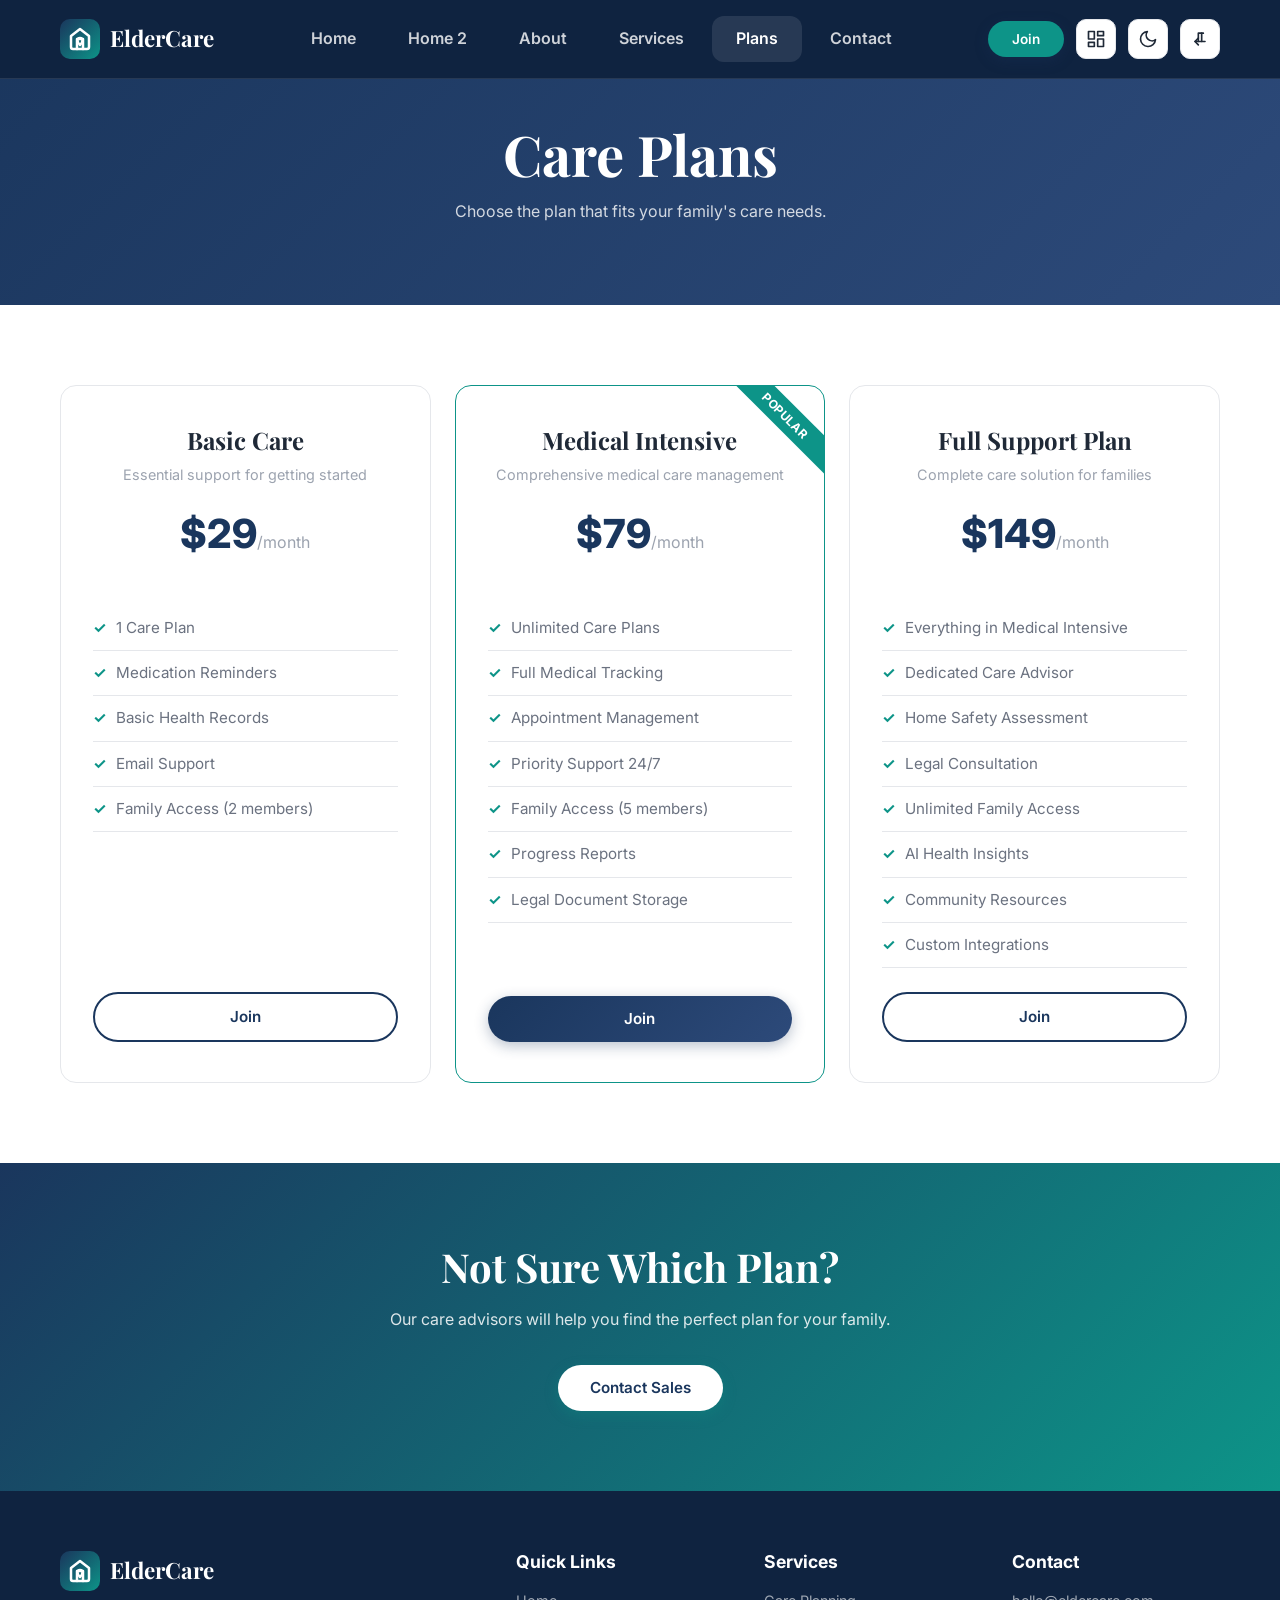
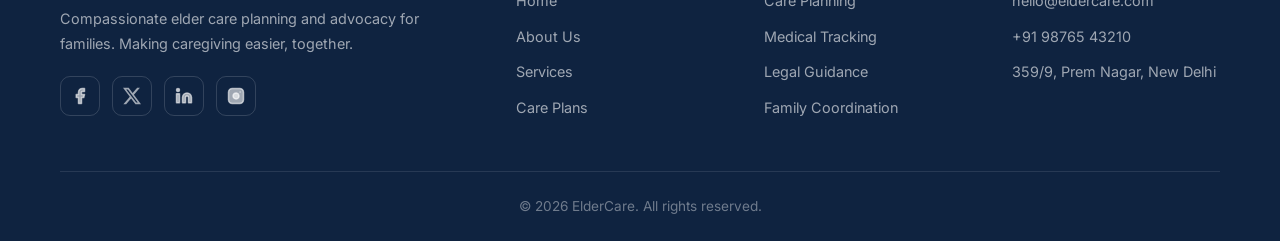
<file: care-plans.html>
<!DOCTYPE html>
<html lang="en" data-theme="light" dir="ltr">
<head>
  <meta charset="UTF-8">
  <meta name="viewport" content="width=device-width, initial-scale=1.0">
  <meta name="description" content="Elder Care Plans - Choose the right care plan for your family.">
  <title>Elder Care - Care Plans</title>
  <link rel="stylesheet" href="styles.css">
  <link rel="icon" type="image/png" href="favicon.png">
</head>
<body>
  <!-- HEADER -->
  <header class="header" id="header">
    <div class="container">
      <a href="index.html" class="logo"><div class="logo-icon">
          <svg viewBox="0 0 24 24" width="24" height="24" stroke="currentColor" stroke-width="2.5" fill="none" stroke-linecap="round" stroke-linejoin="round"><path d="M3 9l9-7 9 7v11a2 2 0 0 1-2 2H5a2 2 0 0 1-2-2z"></path><path d="M9 22V12h6v10"></path><path d="M12 11a2.5 2.5 0 0 1 2.5 2.5c0 2.5-2.5 4.5-2.5 4.5s-2.5-2-2.5-4.5A2.5 2.5 0 0 1 12 11z"></path></svg>
        </div>ElderCare</a>
      <nav class="nav" id="nav">
        <a href="index.html">Home</a><a href="home2.html">Home 2</a><a href="about.html">About</a><a href="services.html">Services</a><a href="care-plans.html" class="active">Plans</a><a href="contact.html">Contact</a>
        <div class="mobile-cta"><a href="register.html" class="btn btn-primary">Join</a></div>
        <div class="mobile-dashboard-links">
          <a href="user-dashboard.html" class="mobile-dash-link">
            <svg viewBox="0 0 24 24" width="16" height="16" stroke="currentColor" stroke-width="2" fill="none" stroke-linecap="round" stroke-linejoin="round"><path d="M20 21v-2a4 4 0 0 0-4-4H8a4 4 0 0 0-4 4v2"></path><circle cx="12" cy="7" r="4"></circle></svg>
            User Dashboard
          </a>
          <a href="admin-dashboard.html" class="mobile-dash-link">
            <svg viewBox="0 0 24 24" width="16" height="16" stroke="currentColor" stroke-width="2" fill="none" stroke-linecap="round" stroke-linejoin="round"><path d="M12 22s8-4 8-10V5l-8-3-8 3v7c0 6 8 10 8 10z"></path></svg>
            Admin Dashboard
          </a>
        </div>
        <div class="nav-actions-mobile">
          <button class="icon-btn dark-toggle" title="Toggle Dark Mode">
            <svg viewBox="0 0 24 24" width="20" height="20" stroke="currentColor" stroke-width="2" fill="none" stroke-linecap="round" stroke-linejoin="round"><path d="M21 12.79A9 9 0 1 1 11.21 3 7 7 0 0 0 21 12.79z"></path></svg>
          </button>
          <button class="icon-btn rtl-toggle" title="Toggle RTL">
            <svg viewBox="0 0 24 24" width="20" height="20" stroke="currentColor" stroke-width="2" fill="none" stroke-linecap="round" stroke-linejoin="round"><path d="M10 15V5H16"></path><path d="M14 15V5"></path><path d="M10 19l-4-4 4-4"></path><path d="M6 15h12"></path></svg>
          </button>
        </div>
      </nav>
      <div class="header-actions">
        <div class="header-cta"><a href="register.html" class="btn btn-primary">Join</a></div>
        <div class="dropdown dashboard-dropdown">
          <button class="icon-btn" title="Dashboards">
            <svg viewBox="0 0 24 24" width="20" height="20" stroke="currentColor" stroke-width="2" fill="none" stroke-linecap="round" stroke-linejoin="round"><rect x="3" y="3" width="7" height="9"></rect><rect x="14" y="3" width="7" height="5"></rect><rect x="14" y="12" width="7" height="9"></rect><rect x="3" y="16" width="7" height="5"></rect></svg>
          </button>
          <div class="dropdown-menu">
            <a href="user-dashboard.html"><svg viewBox="0 0 24 24" width="14" height="14" stroke="currentColor" stroke-width="2" fill="none" stroke-linecap="round" stroke-linejoin="round" style="display:inline;vertical-align:middle;margin-right:6px"><path d="M20 21v-2a4 4 0 0 0-4-4H8a4 4 0 0 0-4 4v2"></path><circle cx="12" cy="7" r="4"></circle></svg> User Dashboard</a>
            <a href="admin-dashboard.html"><svg viewBox="0 0 24 24" width="14" height="14" stroke="currentColor" stroke-width="2" fill="none" stroke-linecap="round" stroke-linejoin="round" style="display:inline;vertical-align:middle;margin-right:6px"><path d="M12 22s8-4 8-10V5l-8-3-8 3v7c0 6 8 10 8 10z"></path></svg> Admin Dashboard</a>
          </div>
        </div>
        <button class="icon-btn dark-toggle" title="Toggle Dark Mode">
          <svg viewBox="0 0 24 24" width="20" height="20" stroke="currentColor" stroke-width="2" fill="none" stroke-linecap="round" stroke-linejoin="round"><path d="M21 12.79A9 9 0 1 1 11.21 3 7 7 0 0 0 21 12.79z"></path></svg>
        </button>
        <button class="icon-btn rtl-toggle" title="Toggle RTL">
          <svg viewBox="0 0 24 24" width="20" height="20" stroke="currentColor" stroke-width="2" fill="none" stroke-linecap="round" stroke-linejoin="round"><path d="M10 15V5H16"></path><path d="M14 15V5"></path><path d="M10 19l-4-4 4-4"></path><path d="M6 15h12"></path></svg>
        </button>
        <div class="hamburger" id="hamburger"><span></span><span></span><span></span></div>
      </div>
    </div>
  </header>

  <section class="page-header">
    <h1 class="animate">Care Plans</h1>
    <p class="animate">Choose the plan that fits your family's care needs.</p>
  </section>

  <section class="section">
    <div class="container">
      <div class="grid-3">
        <!-- BASIC -->
        <div class="pricing-card animate">
          <h3>Basic Care</h3>
          <p style="color:var(--text-muted);font-size:.9rem;">Essential support for getting started</p>
          <div class="price">$29<span>/month</span></div>
          <ul>
            <li>1 Care Plan</li>
            <li>Medication Reminders</li>
            <li>Basic Health Records</li>
            <li>Email Support</li>
            <li>Family Access (2 members)</li>
          </ul>
          <a href="register.html" class="btn btn-secondary btn-full">Join</a>
        </div>
        <!-- FEATURED -->
        <div class="pricing-card featured animate">
          <h3>Medical Intensive</h3>
          <p style="color:var(--text-muted);font-size:.9rem;">Comprehensive medical care management</p>
          <div class="price">$79<span>/month</span></div>
          <ul>
            <li>Unlimited Care Plans</li>
            <li>Full Medical Tracking</li>
            <li>Appointment Management</li>
            <li>Priority Support 24/7</li>
            <li>Family Access (5 members)</li>
            <li>Progress Reports</li>
            <li>Legal Document Storage</li>
          </ul>
          <a href="register.html" class="btn btn-primary btn-full">Join</a>
        </div>
        <!-- FULL -->
        <div class="pricing-card animate">
          <h3>Full Support Plan</h3>
          <p style="color:var(--text-muted);font-size:.9rem;">Complete care solution for families</p>
          <div class="price">$149<span>/month</span></div>
          <ul>
            <li>Everything in Medical Intensive</li>
            <li>Dedicated Care Advisor</li>
            <li>Home Safety Assessment</li>
            <li>Legal Consultation</li>
            <li>Unlimited Family Access</li>
            <li>AI Health Insights</li>
            <li>Community Resources</li>
            <li>Custom Integrations</li>
          </ul>
          <a href="register.html" class="btn btn-secondary btn-full">Join</a>
        </div>
      </div>
    </div>
  </section>

  <section class="cta-section">
    <div class="container">
      <h2 class="animate">Not Sure Which Plan?</h2>
      <p class="animate">Our care advisors will help you find the perfect plan for your family.</p>
      <a href="contact.html" class="btn btn-teal animate">Contact Sales</a>
    </div>
  </section>

  <footer class="footer">
    <div class="container">
      <div class="footer-grid">
        <div>
          <div class="logo" style="margin-bottom:16px;">
            <div class="logo-icon">
          <svg viewBox="0 0 24 24" width="24" height="24" stroke="currentColor" stroke-width="2.5" fill="none" stroke-linecap="round" stroke-linejoin="round"><path d="M3 9l9-7 9 7v11a2 2 0 0 1-2 2H5a2 2 0 0 1-2-2z"></path><path d="M9 22V12h6v10"></path><path d="M12 11a2.5 2.5 0 0 1 2.5 2.5c0 2.5-2.5 4.5-2.5 4.5s-2.5-2-2.5-4.5A2.5 2.5 0 0 1 12 11z"></path></svg>
        </div>
            ElderCare
          </div>
          <p>Compassionate elder care planning and advocacy for families. Making caregiving easier, together.</p>
          <div class="footer-social" style="margin-top:20px;">
            <a href="#" title="Facebook">
              <svg viewBox="0 0 24 24" fill="none" stroke="currentColor" stroke-width="2" stroke-linecap="round" stroke-linejoin="round"><path d="M18 2h-3a5 5 0 0 0-5 5v3H7v4h3v8h4v-8h3l1-4h-4V7a1 1 0 0 1 1-1h3z"></path></svg>
            </a>
            <a href="#" title="Twitter / X">
              <svg viewBox="0 0 24 24" fill="currentColor"><path d="M18.901 1.153h3.68l-8.04 9.19L24 22.846h-7.406l-5.8-7.584-6.638 7.584H.474l8.6-9.83L0 1.154h7.594l5.243 6.932ZM17.61 20.644h2.039L6.486 3.24H4.298Z"></path></svg>
            </a>
            <a href="#" title="LinkedIn">
              <svg viewBox="0 0 24 24" fill="none" stroke="currentColor" stroke-width="2" stroke-linecap="round" stroke-linejoin="round"><path d="M16 8a6 6 0 0 1 6 6v7h-4v-7a2 2 0 0 0-2-2 2 2 0 0 0-2 2v7h-4v-7a6 6 0 0 1 6-6z"></path><rect x="2" y="9" width="4" height="12"></rect><circle cx="4" cy="4" r="2"></circle></svg>
            </a>
            <a href="#" title="Instagram">
              <svg viewBox="0 0 24 24" fill="none" stroke="currentColor" stroke-width="2" stroke-linecap="round" stroke-linejoin="round"><rect x="2" y="2" width="20" height="20" rx="5" ry="5"></rect><path d="M16 11.37A4 4 0 1 1 12.63 8 4 4 0 0 1 16 11.37z"></path><line x1="17.5" y1="6.5" x2="17.51" y2="6.5"></line></svg>
            </a>
          </div>
        </div>
        <div>
          <h3>Quick Links</h3>
          <ul class="footer-links">
            <li><a href="index.html">Home</a></li>
            <li><a href="about.html">About Us</a></li>
            <li><a href="services.html">Services</a></li>
            <li><a href="care-plans.html">Care Plans</a></li>
          </ul>
        </div>
        <div>
          <h3>Services</h3>
          <ul class="footer-links">
            <li><a href="#">Care Planning</a></li>
            <li><a href="#">Medical Tracking</a></li>
            <li><a href="#">Legal Guidance</a></li>
            <li><a href="#">Family Coordination</a></li>
          </ul>
        </div>
        <div>
          <h3>Contact</h3>
          <ul class="footer-links">
            <li><a href="mailto:hello@eldercare.com">hello@eldercare.com</a></li>
            <li><a href="tel:+919876543210">+91 98765 43210</a></li>
            <li><a href="#">359/9, Prem Nagar, New Delhi</a></li>
          </ul>
        </div>
      </div>
      <div class="footer-bottom">
        &copy; 2026 ElderCare. All rights reserved.
      </div>
    </div>
  </footer>
  <button class="back-to-top" title="Back to Top">ᐱ</button>
  <script src="app.js"></script>
</body>
</html>
</file>
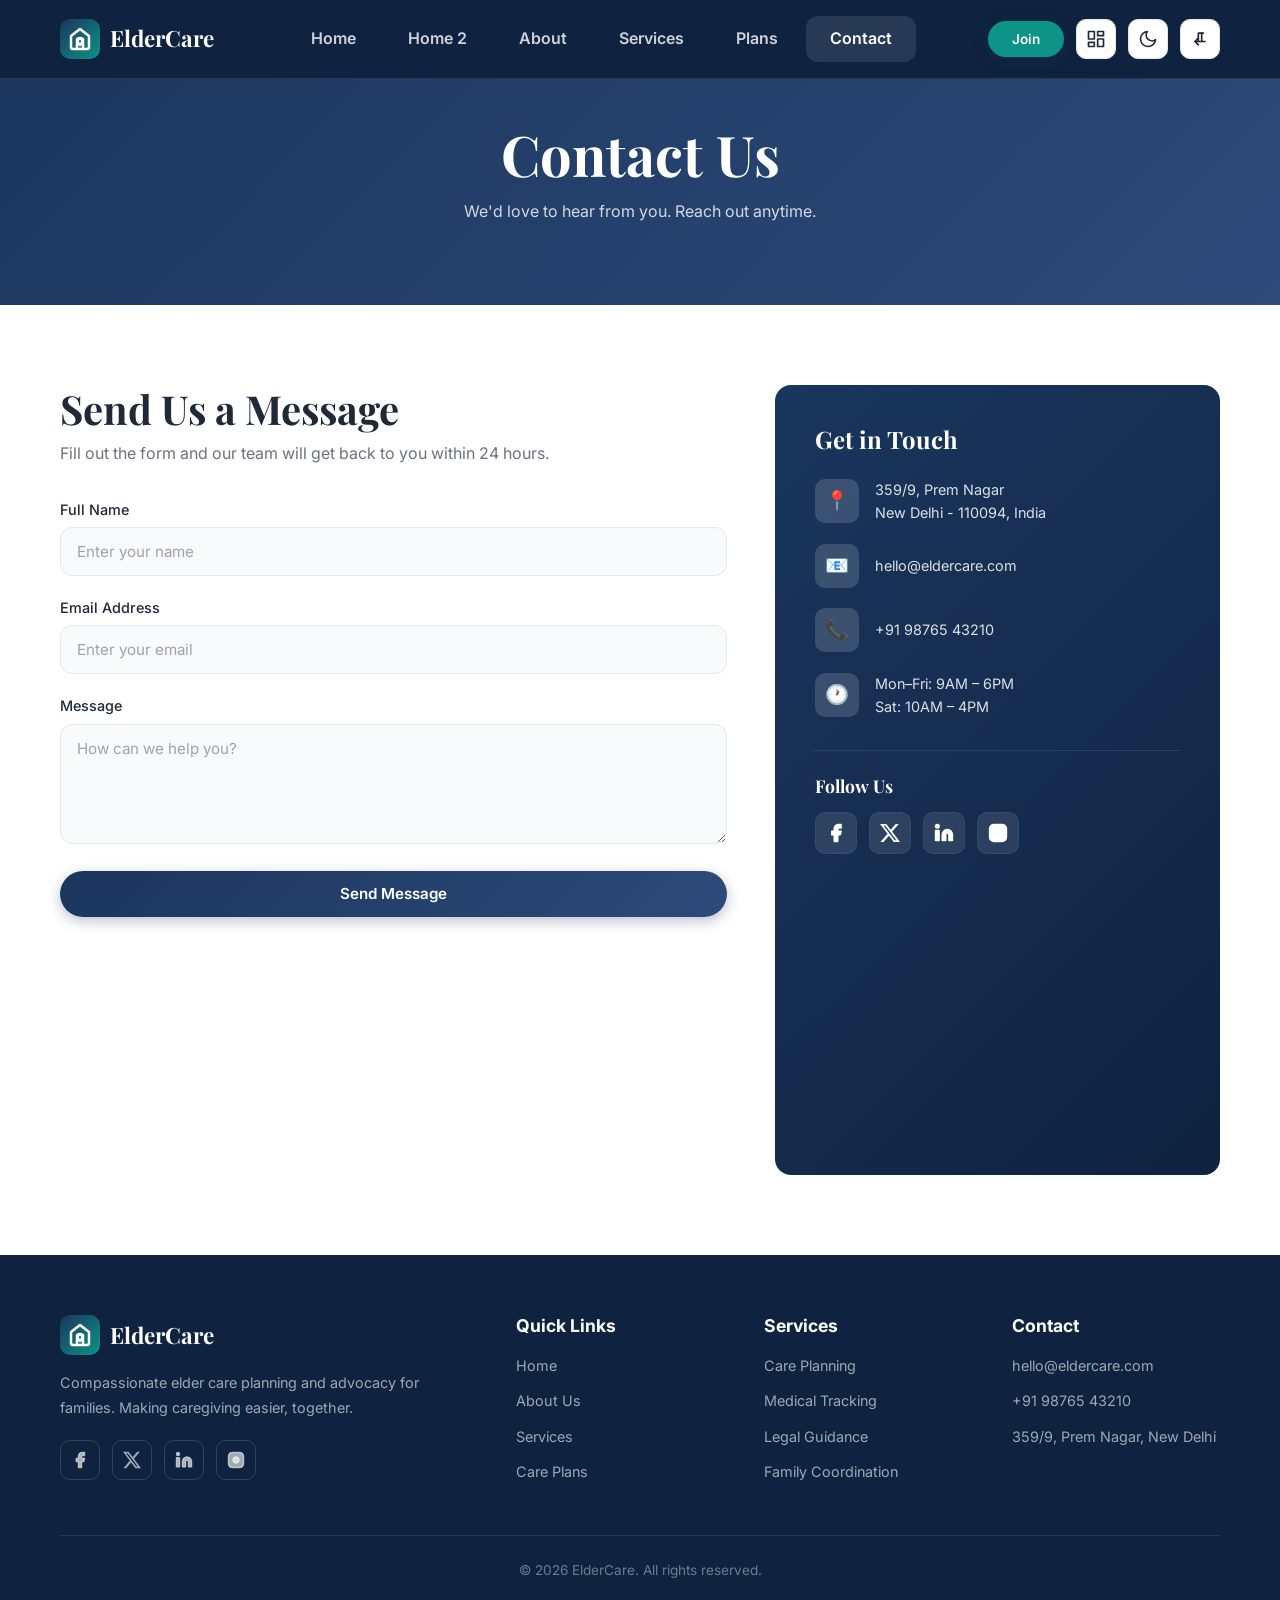
<file: contact.html>
<!DOCTYPE html>
<html lang="en" data-theme="light" dir="ltr">
<head>
  <meta charset="UTF-8">
  <meta name="viewport" content="width=device-width, initial-scale=1.0">
  <meta name="description" content="Contact Elder Care - Get in touch with our team.">
  <title>Elder Care - Contact</title>
  <link rel="stylesheet" href="styles.css">
  <link rel="icon" type="image/png" href="favicon.png">
</head>
<body>
  <header class="header" id="header">
    <div class="container">
      <a href="index.html" class="logo"><div class="logo-icon">
          <svg viewBox="0 0 24 24" width="24" height="24" stroke="currentColor" stroke-width="2.5" fill="none" stroke-linecap="round" stroke-linejoin="round"><path d="M3 9l9-7 9 7v11a2 2 0 0 1-2 2H5a2 2 0 0 1-2-2z"></path><path d="M9 22V12h6v10"></path><path d="M12 11a2.5 2.5 0 0 1 2.5 2.5c0 2.5-2.5 4.5-2.5 4.5s-2.5-2-2.5-4.5A2.5 2.5 0 0 1 12 11z"></path></svg>
        </div>ElderCare</a>
      <nav class="nav" id="nav">
        <a href="index.html">Home</a><a href="home2.html">Home 2</a><a href="about.html">About</a><a href="services.html">Services</a><a href="care-plans.html">Plans</a><a href="contact.html" class="active">Contact</a>
        <div class="mobile-cta"><a href="register.html" class="btn btn-primary">Join</a></div>
        <div class="mobile-dashboard-links">
          <a href="user-dashboard.html" class="mobile-dash-link">
            <svg viewBox="0 0 24 24" width="16" height="16" stroke="currentColor" stroke-width="2" fill="none" stroke-linecap="round" stroke-linejoin="round"><path d="M20 21v-2a4 4 0 0 0-4-4H8a4 4 0 0 0-4 4v2"></path><circle cx="12" cy="7" r="4"></circle></svg>
            User Dashboard
          </a>
          <a href="admin-dashboard.html" class="mobile-dash-link">
            <svg viewBox="0 0 24 24" width="16" height="16" stroke="currentColor" stroke-width="2" fill="none" stroke-linecap="round" stroke-linejoin="round"><path d="M12 22s8-4 8-10V5l-8-3-8 3v7c0 6 8 10 8 10z"></path></svg>
            Admin Dashboard
          </a>
        </div>
        <div class="nav-actions-mobile">
          <button class="icon-btn dark-toggle" title="Toggle Dark Mode">
            <svg viewBox="0 0 24 24" width="20" height="20" stroke="currentColor" stroke-width="2" fill="none" stroke-linecap="round" stroke-linejoin="round"><path d="M21 12.79A9 9 0 1 1 11.21 3 7 7 0 0 0 21 12.79z"></path></svg>
          </button>
          <button class="icon-btn rtl-toggle" title="Toggle RTL">
            <svg viewBox="0 0 24 24" width="20" height="20" stroke="currentColor" stroke-width="2" fill="none" stroke-linecap="round" stroke-linejoin="round"><path d="M10 15V5H16"></path><path d="M14 15V5"></path><path d="M10 19l-4-4 4-4"></path><path d="M6 15h12"></path></svg>
          </button>
        </div>
      </nav>
      <div class="header-actions">
        <div class="header-cta"><a href="register.html" class="btn btn-primary">Join</a></div>
        <div class="dropdown dashboard-dropdown">
          <button class="icon-btn" title="Dashboards">
            <svg viewBox="0 0 24 24" width="20" height="20" stroke="currentColor" stroke-width="2" fill="none" stroke-linecap="round" stroke-linejoin="round"><rect x="3" y="3" width="7" height="9"></rect><rect x="14" y="3" width="7" height="5"></rect><rect x="14" y="12" width="7" height="9"></rect><rect x="3" y="16" width="7" height="5"></rect></svg>
          </button>
          <div class="dropdown-menu">
            <a href="user-dashboard.html"><svg viewBox="0 0 24 24" width="14" height="14" stroke="currentColor" stroke-width="2" fill="none" stroke-linecap="round" stroke-linejoin="round" style="display:inline;vertical-align:middle;margin-right:6px"><path d="M20 21v-2a4 4 0 0 0-4-4H8a4 4 0 0 0-4 4v2"></path><circle cx="12" cy="7" r="4"></circle></svg> User Dashboard</a>
            <a href="admin-dashboard.html"><svg viewBox="0 0 24 24" width="14" height="14" stroke="currentColor" stroke-width="2" fill="none" stroke-linecap="round" stroke-linejoin="round" style="display:inline;vertical-align:middle;margin-right:6px"><path d="M12 22s8-4 8-10V5l-8-3-8 3v7c0 6 8 10 8 10z"></path></svg> Admin Dashboard</a>
          </div>
        </div>
        <button class="icon-btn dark-toggle" title="Toggle Dark Mode">
          <svg viewBox="0 0 24 24" width="20" height="20" stroke="currentColor" stroke-width="2" fill="none" stroke-linecap="round" stroke-linejoin="round"><path d="M21 12.79A9 9 0 1 1 11.21 3 7 7 0 0 0 21 12.79z"></path></svg>
        </button>
        <button class="icon-btn rtl-toggle" title="Toggle RTL">
          <svg viewBox="0 0 24 24" width="20" height="20" stroke="currentColor" stroke-width="2" fill="none" stroke-linecap="round" stroke-linejoin="round"><path d="M10 15V5H16"></path><path d="M14 15V5"></path><path d="M10 19l-4-4 4-4"></path><path d="M6 15h12"></path></svg>
        </button>
        <div class="hamburger" id="hamburger"><span></span><span></span><span></span></div>
      </div>
    </div>
  </header>

  <section class="page-header">
    <h1 class="animate">Contact Us</h1>
    <p class="animate">We'd love to hear from you. Reach out anytime.</p>
  </section>

  <section class="section">
    <div class="container">
      <div class="contact-grid">
        <div class="animate">
          <h2 style="margin-bottom:8px;">Send Us a Message</h2>
          <p style="margin-bottom:32px;">Fill out the form and our team will get back to you within 24 hours.</p>
          <form id="contactForm">
            <div class="form-group">
              <label for="name">Full Name</label>
              <input type="text" id="name" class="form-control" placeholder="Enter your name" required>
            </div>
            <div class="form-group">
              <label for="email">Email Address</label>
              <input type="email" id="email" class="form-control" placeholder="Enter your email" required>
            </div>
            <div class="form-group">
              <label for="message">Message</label>
              <textarea id="message" class="form-control" placeholder="How can we help you?" required></textarea>
            </div>
            <button type="submit" class="btn btn-primary btn-full">Send Message</button>
          </form>
        </div>
        <div class="animate fade-right">
          <div class="contact-info-card">
            <h3>Get in Touch</h3>
            <div class="contact-item">
              <div class="ci-icon">📍</div>
              <div><p>359/9, Prem Nagar<br>New Delhi - 110094, India</p></div>
            </div>
            <div class="contact-item">
              <div class="ci-icon">📧</div>
              <div><p>hello@eldercare.com</p></div>
            </div>
            <div class="contact-item">
              <div class="ci-icon">📞</div>
              <div><p>+91 98765 43210</p></div>
            </div>
            <div class="contact-item">
              <div class="ci-icon">🕐</div>
              <div><p>Mon–Fri: 9AM – 6PM<br>Sat: 10AM – 4PM</p></div>
            </div>
            <div class="contact-social-wrap">
              <h4>Follow Us</h4>
              <div class="contact-social-icons">
                <a href="#" class="social-icon" title="Facebook">
                  <svg viewBox="0 0 24 24" fill="none" stroke="currentColor" stroke-width="2" stroke-linecap="round" stroke-linejoin="round"><path d="M18 2h-3a5 5 0 0 0-5 5v3H7v4h3v8h4v-8h3l1-4h-4V7a1 1 0 0 1 1-1h3z"></path></svg>
                </a>
                <a href="#" class="social-icon" title="Twitter / X">
                  <svg viewBox="0 0 24 24" fill="currentColor"><path d="M18.901 1.153h3.68l-8.04 9.19L24 22.846h-7.406l-5.8-7.584-6.638 7.584H.474l8.6-9.83L0 1.154h7.594l5.243 6.932ZM17.61 20.644h2.039L6.486 3.24H4.298Z"></path></svg>
                </a>
                <a href="#" class="social-icon" title="LinkedIn">
                  <svg viewBox="0 0 24 24" fill="none" stroke="currentColor" stroke-width="2" stroke-linecap="round" stroke-linejoin="round"><path d="M16 8a6 6 0 0 1 6 6v7h-4v-7a2 2 0 0 0-2-2 2 2 0 0 0-2 2v7h-4v-7a6 6 0 0 1 6-6z"></path><rect x="2" y="9" width="4" height="12"></rect><circle cx="4" cy="4" r="2"></circle></svg>
                </a>
                <a href="#" class="social-icon" title="Instagram">
                  <svg viewBox="0 0 24 24" fill="none" stroke="currentColor" stroke-width="2" stroke-linecap="round" stroke-linejoin="round"><rect x="2" y="2" width="20" height="20" rx="5" ry="5"></rect><path d="M16 11.37A4 4 0 1 1 12.63 8 4 4 0 0 1 16 11.37z"></path><line x1="17.5" y1="6.5" x2="17.51" y2="6.5"></line></svg>
                </a>
              </div>
            </div>
            <iframe src="https://www.google.com/maps/embed?pb=!1m18!1m12!1m3!1d14008.114827184242!2d77.2090212!3d28.6139391!2m3!1f0!2f0!3f0!3m2!1i1024!2i768!4f13.1!3m3!1m2!1s0x390cfd5b347eb62d%3A0x37205b715389640!2sNew%20Delhi%2C%20Delhi!5e0!3m2!1sen!2sin!4v1700000000000" width="100%" height="250" style="border:0; border-radius: 12px; margin-top: 24px;" allowfullscreen="" loading="lazy" referrerpolicy="no-referrer-when-downgrade"></iframe>
          </div>
        </div>
      </div>
    </div>
  </section>

  <footer class="footer">
    <div class="container">
      <div class="footer-grid">
        <div>
          <div class="logo" style="margin-bottom:16px;">
            <div class="logo-icon">
          <svg viewBox="0 0 24 24" width="24" height="24" stroke="currentColor" stroke-width="2.5" fill="none" stroke-linecap="round" stroke-linejoin="round"><path d="M3 9l9-7 9 7v11a2 2 0 0 1-2 2H5a2 2 0 0 1-2-2z"></path><path d="M9 22V12h6v10"></path><path d="M12 11a2.5 2.5 0 0 1 2.5 2.5c0 2.5-2.5 4.5-2.5 4.5s-2.5-2-2.5-4.5A2.5 2.5 0 0 1 12 11z"></path></svg>
        </div>
            ElderCare
          </div>
          <p>Compassionate elder care planning and advocacy for families. Making caregiving easier, together.</p>
          <div class="footer-social" style="margin-top:20px;">
            <a href="#" title="Facebook">
              <svg viewBox="0 0 24 24" fill="none" stroke="currentColor" stroke-width="2" stroke-linecap="round" stroke-linejoin="round"><path d="M18 2h-3a5 5 0 0 0-5 5v3H7v4h3v8h4v-8h3l1-4h-4V7a1 1 0 0 1 1-1h3z"></path></svg>
            </a>
            <a href="#" title="Twitter / X">
              <svg viewBox="0 0 24 24" fill="currentColor"><path d="M18.901 1.153h3.68l-8.04 9.19L24 22.846h-7.406l-5.8-7.584-6.638 7.584H.474l8.6-9.83L0 1.154h7.594l5.243 6.932ZM17.61 20.644h2.039L6.486 3.24H4.298Z"></path></svg>
            </a>
            <a href="#" title="LinkedIn">
              <svg viewBox="0 0 24 24" fill="none" stroke="currentColor" stroke-width="2" stroke-linecap="round" stroke-linejoin="round"><path d="M16 8a6 6 0 0 1 6 6v7h-4v-7a2 2 0 0 0-2-2 2 2 0 0 0-2 2v7h-4v-7a6 6 0 0 1 6-6z"></path><rect x="2" y="9" width="4" height="12"></rect><circle cx="4" cy="4" r="2"></circle></svg>
            </a>
            <a href="#" title="Instagram">
              <svg viewBox="0 0 24 24" fill="none" stroke="currentColor" stroke-width="2" stroke-linecap="round" stroke-linejoin="round"><rect x="2" y="2" width="20" height="20" rx="5" ry="5"></rect><path d="M16 11.37A4 4 0 1 1 12.63 8 4 4 0 0 1 16 11.37z"></path><line x1="17.5" y1="6.5" x2="17.51" y2="6.5"></line></svg>
            </a>
          </div>
        </div>
        <div>
          <h3>Quick Links</h3>
          <ul class="footer-links">
            <li><a href="index.html">Home</a></li>
            <li><a href="about.html">About Us</a></li>
            <li><a href="services.html">Services</a></li>
            <li><a href="care-plans.html">Care Plans</a></li>
          </ul>
        </div>
        <div>
          <h3>Services</h3>
          <ul class="footer-links">
            <li><a href="#">Care Planning</a></li>
            <li><a href="#">Medical Tracking</a></li>
            <li><a href="#">Legal Guidance</a></li>
            <li><a href="#">Family Coordination</a></li>
          </ul>
        </div>
        <div>
          <h3>Contact</h3>
          <ul class="footer-links">
            <li><a href="mailto:hello@eldercare.com">hello@eldercare.com</a></li>
            <li><a href="tel:+919876543210">+91 98765 43210</a></li>
            <li><a href="#">359/9, Prem Nagar, New Delhi</a></li>
          </ul>
        </div>
      </div>
      <div class="footer-bottom">
        &copy; 2026 ElderCare. All rights reserved.
      </div>
    </div>
  </footer>
  <button class="back-to-top" title="Back to Top">ᐱ</button>
  <script src="app.js"></script>
</body>
</html>
</file>
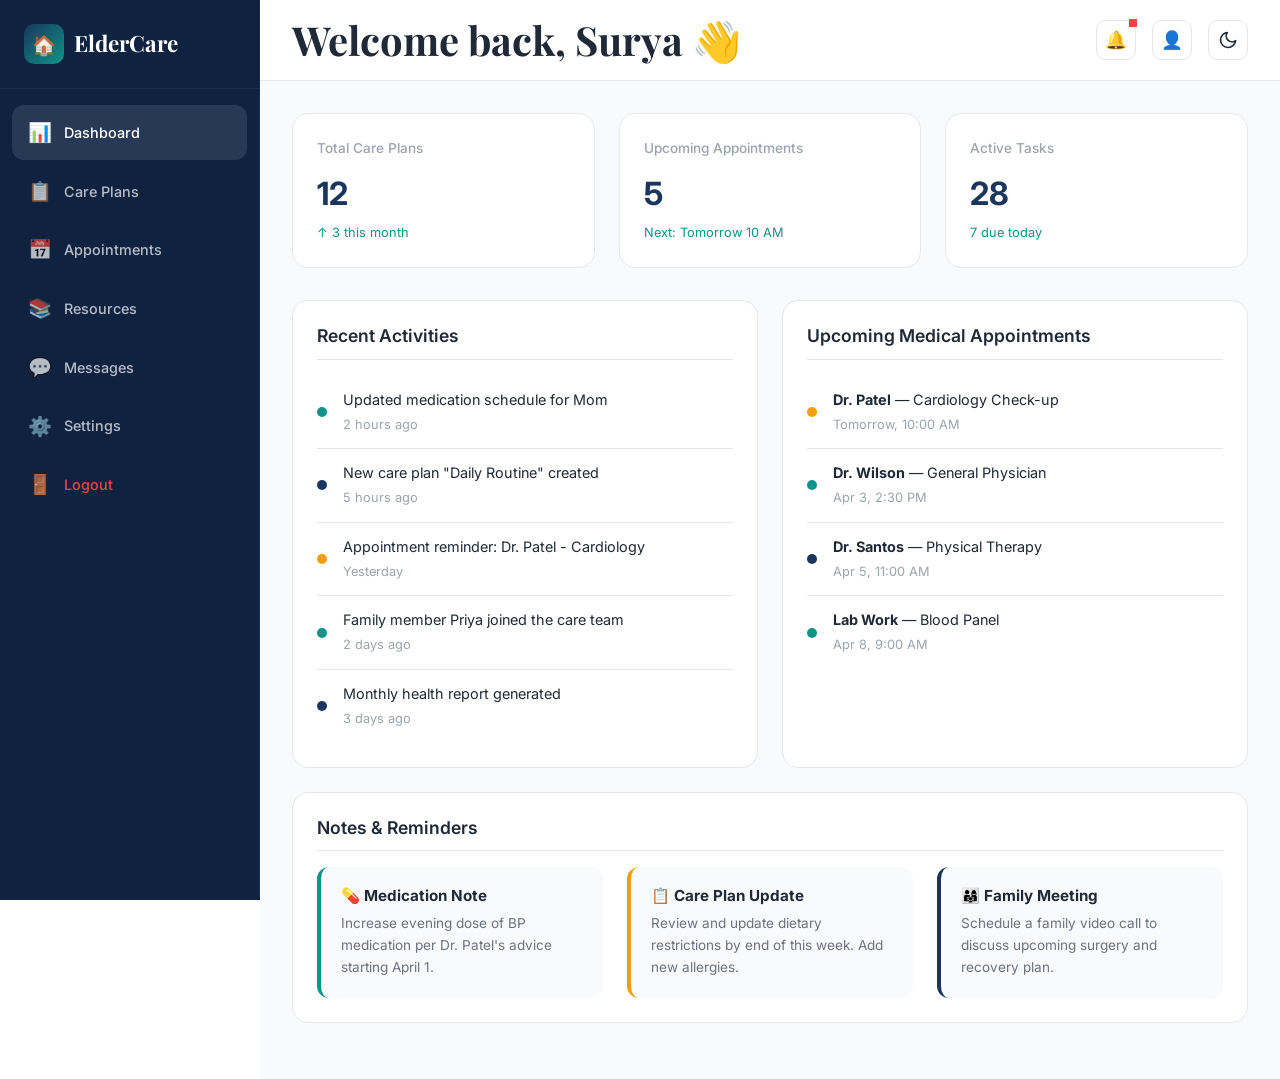
<file: dashboard.html>
<!DOCTYPE html>
<html lang="en" data-theme="light" dir="ltr">
<head>
  <meta charset="UTF-8">
  <meta name="viewport" content="width=device-width, initial-scale=1.0">
  <title>Elder Care - Dashboard</title>
  <link rel="stylesheet" href="styles.css">
  <link rel="icon" type="image/png" href="favicon.png">
</head>
<body>
  <div class="dashboard">
    <!-- SIDEBAR -->
    <aside class="sidebar" id="sidebar">
      <div class="sidebar-logo">
        <a href="index.html" class="logo"><div class="logo-icon">🏠</div>ElderCare</a>
      </div>
      <nav class="sidebar-nav">
        <a href="dashboard.html" class="active"><span class="nav-icon">📊</span> Dashboard</a>
        <a href="care-plans.html"><span class="nav-icon">📋</span> Care Plans</a>
        <a href="#"><span class="nav-icon">📅</span> Appointments</a>
        <a href="#"><span class="nav-icon">📚</span> Resources</a>
        <a href="#"><span class="nav-icon">💬</span> Messages</a>
        <a href="#"><span class="nav-icon">⚙️</span> Settings</a>
        <a href="index.html" class="logout"><span class="nav-icon">🚪</span> Logout</a>
      </nav>
    </aside>

    <!-- MAIN -->
    <main class="dash-main">
      <!-- TOPBAR -->
      <div class="topbar">
        <div style="display:flex;align-items:center;gap:12px;">
          <button class="icon-btn sidebar-toggle" style="display:none;">☰</button>
          <h2>Welcome back, Surya 👋</h2>
        </div>
        <div class="topbar-actions">
          <button class="icon-btn" title="Notifications" style="position:relative;">
            🔔
            <span style="position:absolute;top:-2px;right:-2px;width:8px;height:8px;background:#EF4444;border-radius:50;"></span>
          </button>
          <button class="icon-btn" title="Profile">👤</button>
          <button class="icon-btn dark-toggle" title="Dark Mode">🌙</button>
        </div>
      </div>

      <!-- CONTENT -->
      <div class="dash-content">
        <!-- STAT CARDS -->
        <div class="dash-cards">
          <div class="dash-card animate">
            <div class="card-label">Total Care Plans</div>
            <div class="card-value">12</div>
            <div class="card-change">↑ 3 this month</div>
          </div>
          <div class="dash-card animate">
            <div class="card-label">Upcoming Appointments</div>
            <div class="card-value">5</div>
            <div class="card-change">Next: Tomorrow 10 AM</div>
          </div>
          <div class="dash-card animate">
            <div class="card-label">Active Tasks</div>
            <div class="card-value">28</div>
            <div class="card-change">7 due today</div>
          </div>
        </div>

        <div class="grid-2">
          <!-- RECENT ACTIVITIES -->
          <div class="dash-section animate">
            <h3>Recent Activities</h3>
            <div class="activity-item">
              <div class="activity-dot"></div>
              <div class="activity-text">
                <p>Updated medication schedule for Mom</p>
                <span>2 hours ago</span>
              </div>
            </div>
            <div class="activity-item">
              <div class="activity-dot info"></div>
              <div class="activity-text">
                <p>New care plan "Daily Routine" created</p>
                <span>5 hours ago</span>
              </div>
            </div>
            <div class="activity-item">
              <div class="activity-dot warning"></div>
              <div class="activity-text">
                <p>Appointment reminder: Dr. Patel - Cardiology</p>
                <span>Yesterday</span>
              </div>
            </div>
            <div class="activity-item">
              <div class="activity-dot"></div>
              <div class="activity-text">
                <p>Family member Priya joined the care team</p>
                <span>2 days ago</span>
              </div>
            </div>
            <div class="activity-item">
              <div class="activity-dot info"></div>
              <div class="activity-text">
                <p>Monthly health report generated</p>
                <span>3 days ago</span>
              </div>
            </div>
          </div>

          <!-- UPCOMING APPOINTMENTS -->
          <div class="dash-section animate">
            <h3>Upcoming Medical Appointments</h3>
            <div class="activity-item">
              <div class="activity-dot warning"></div>
              <div class="activity-text">
                <p><strong>Dr. Patel</strong> — Cardiology Check-up</p>
                <span>Tomorrow, 10:00 AM</span>
              </div>
            </div>
            <div class="activity-item">
              <div class="activity-dot"></div>
              <div class="activity-text">
                <p><strong>Dr. Wilson</strong> — General Physician</p>
                <span>Apr 3, 2:30 PM</span>
              </div>
            </div>
            <div class="activity-item">
              <div class="activity-dot info"></div>
              <div class="activity-text">
                <p><strong>Dr. Santos</strong> — Physical Therapy</p>
                <span>Apr 5, 11:00 AM</span>
              </div>
            </div>
            <div class="activity-item">
              <div class="activity-dot"></div>
              <div class="activity-text">
                <p><strong>Lab Work</strong> — Blood Panel</p>
                <span>Apr 8, 9:00 AM</span>
              </div>
            </div>
          </div>
        </div>

        <!-- NOTES / REMINDERS -->
        <div class="dash-section animate">
          <h3>Notes & Reminders</h3>
          <div class="grid-3">
            <div style="background:var(--bg-alt);padding:20px;border-radius:var(--radius);border-left:4px solid var(--secondary);">
              <h4 style="font-size:.95rem;font-family:var(--font);margin-bottom:8px;">💊 Medication Note</h4>
              <p style="font-size:.85rem;">Increase evening dose of BP medication per Dr. Patel's advice starting April 1.</p>
            </div>
            <div style="background:var(--bg-alt);padding:20px;border-radius:var(--radius);border-left:4px solid var(--accent);">
              <h4 style="font-size:.95rem;font-family:var(--font);margin-bottom:8px;">📋 Care Plan Update</h4>
              <p style="font-size:.85rem;">Review and update dietary restrictions by end of this week. Add new allergies.</p>
            </div>
            <div style="background:var(--bg-alt);padding:20px;border-radius:var(--radius);border-left:4px solid var(--primary);">
              <h4 style="font-size:.95rem;font-family:var(--font);margin-bottom:8px;">👨‍👩‍👧 Family Meeting</h4>
              <p style="font-size:.85rem;">Schedule a family video call to discuss upcoming surgery and recovery plan.</p>
            </div>
          </div>
        </div>
      </div>
    </main>
  </div>

  <script src="app.js"></script>
  <script>
    // Show sidebar toggle on mobile
    if (window.innerWidth <= 768) {
      const sidebarToggle = document.querySelector('.sidebar-toggle');
      if (sidebarToggle) sidebarToggle.style.display = 'flex';
    }
    window.addEventListener('resize', () => {
      const sidebarToggle = document.querySelector('.sidebar-toggle');
      if (sidebarToggle) sidebarToggle.style.display = window.innerWidth <= 768 ? 'flex' : 'none';
    });
  </script>
</body>
</html>
</file>
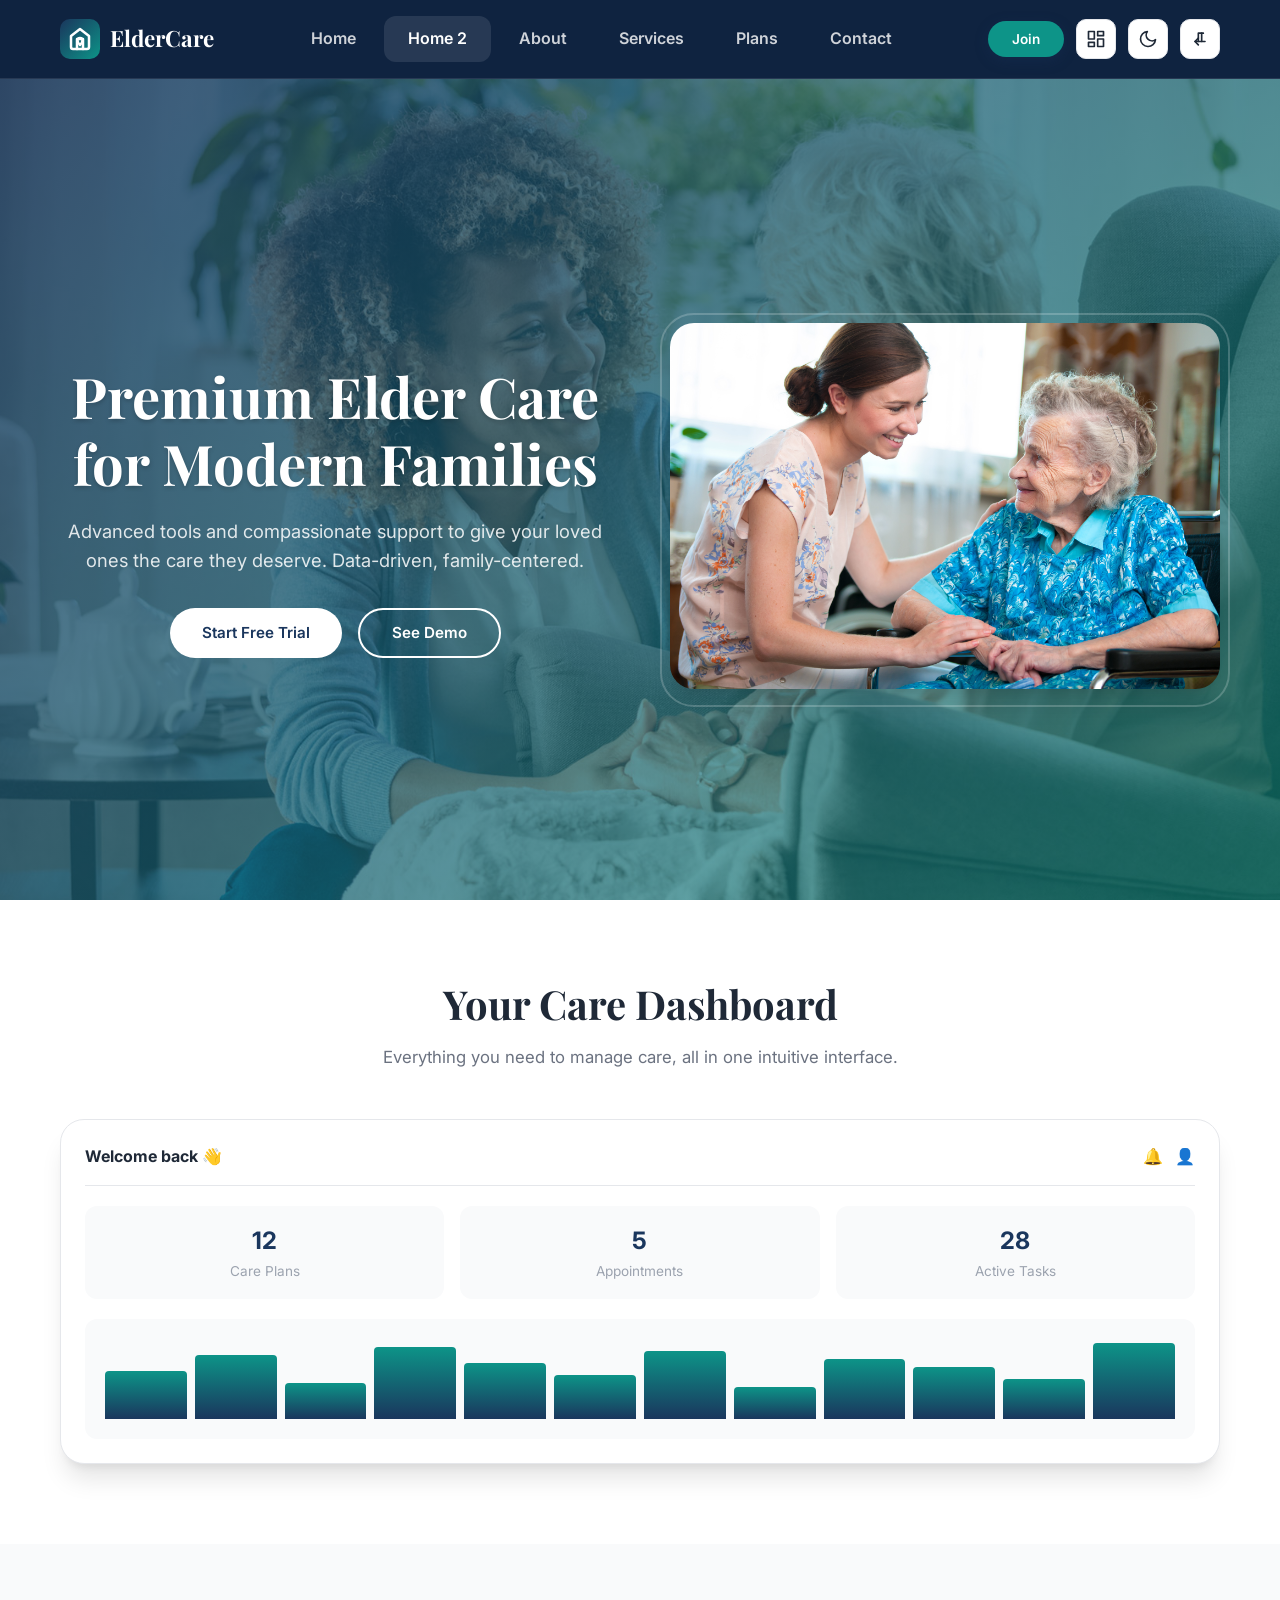
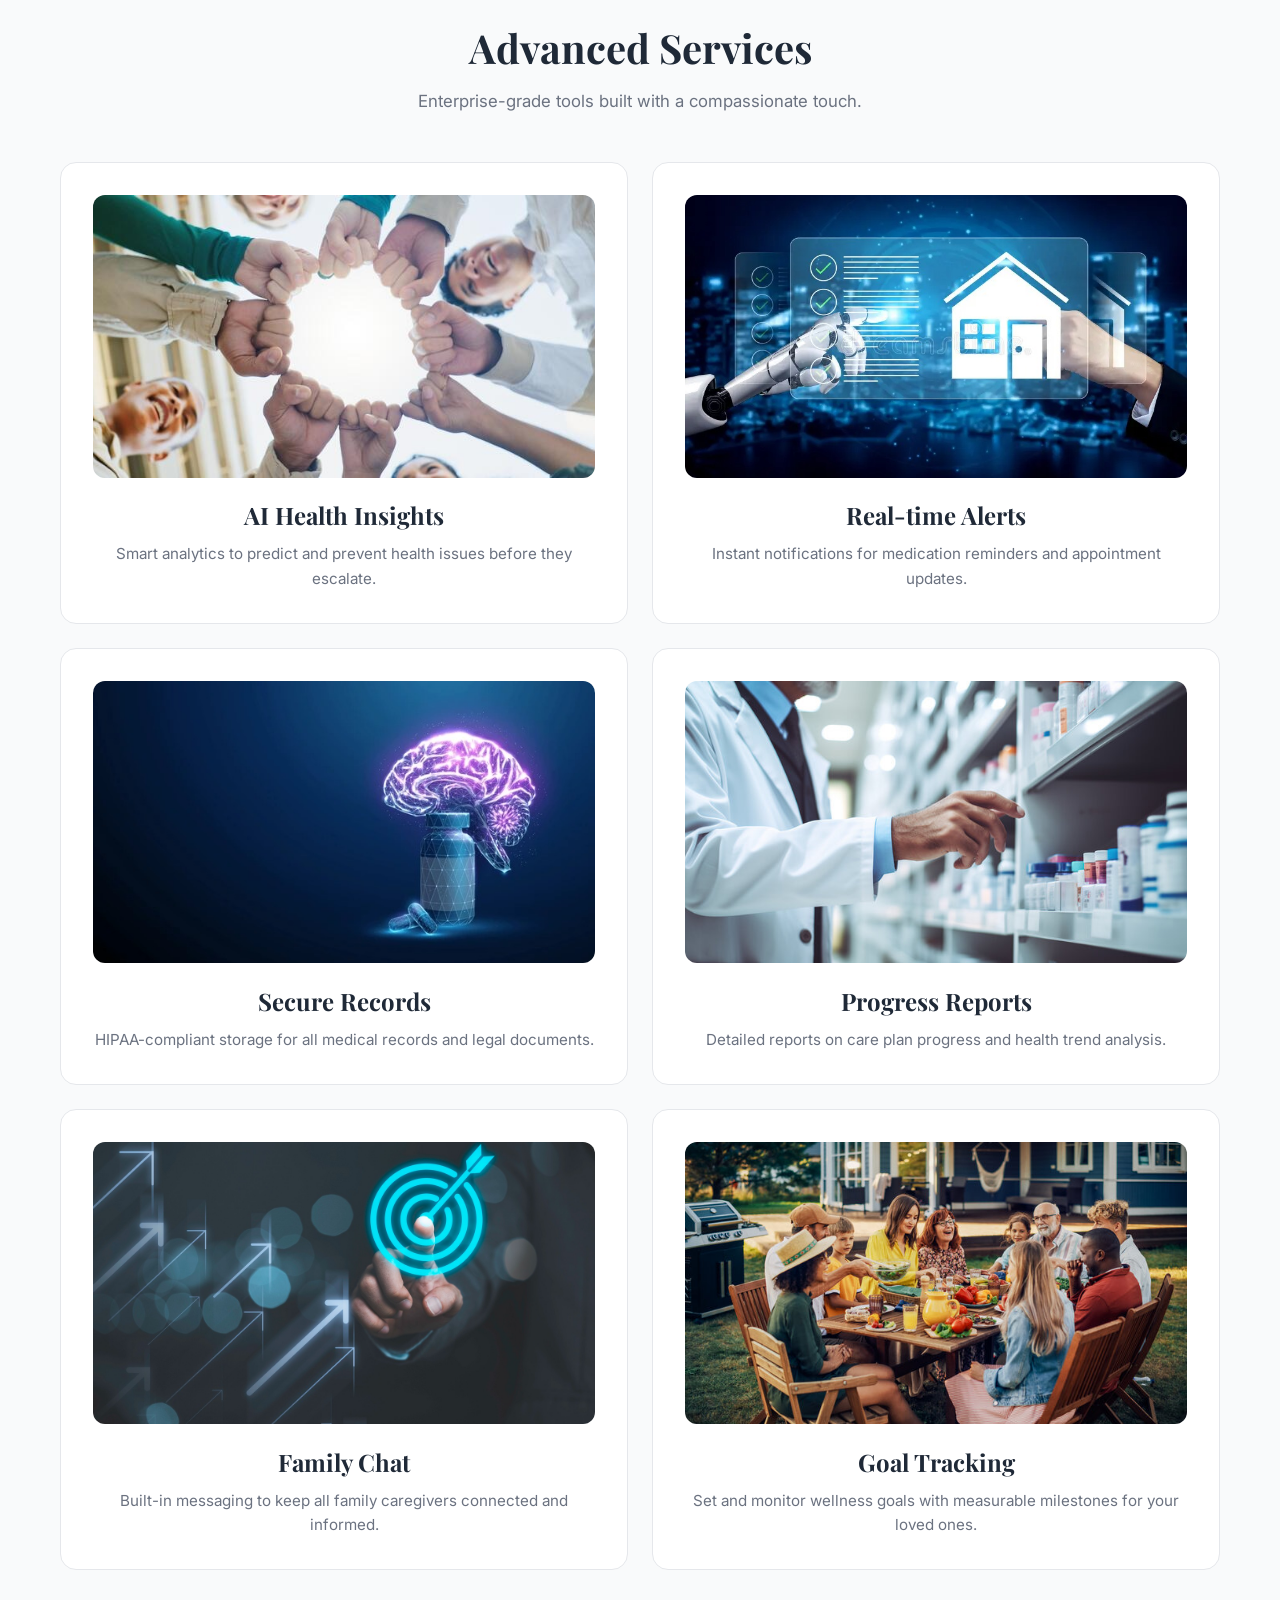
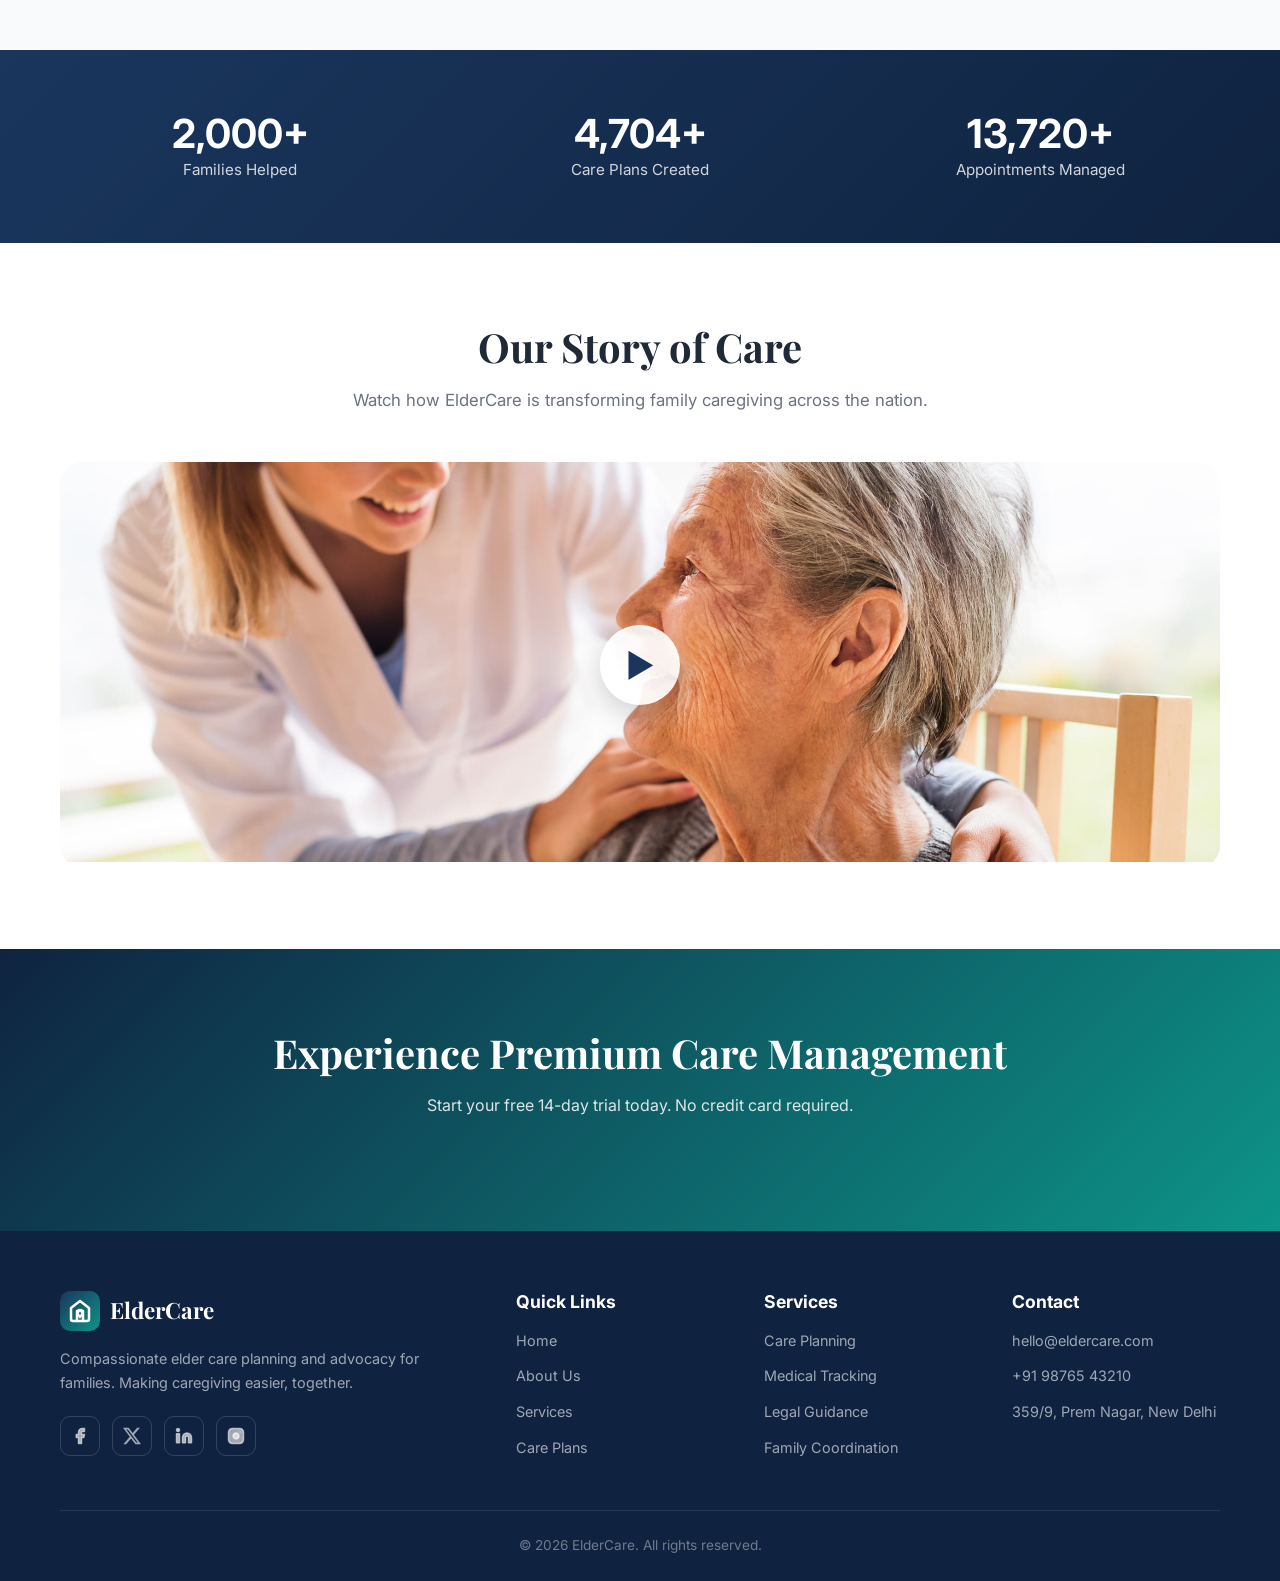
<file: home2.html>
<!DOCTYPE html>
<html lang="en" data-theme="light" dir="ltr">

<head>
  <meta charset="UTF-8">
  <meta name="viewport" content="width=device-width, initial-scale=1.0">
  <meta name="description" content="Elder Care Planning - Premium care management for modern families.">
  <title>Elder Care - Premium Home</title>
  <link rel="stylesheet" href="styles.css">
  <link rel="icon" type="image/png" href="favicon.png">
</head>

<body>

  <!-- HEADER -->
  <header class="header" id="header">
    <div class="container">
      <a href="index.html" class="logo">
        <div class="logo-icon">
          <svg viewBox="0 0 24 24" width="24" height="24" stroke="currentColor" stroke-width="2.5" fill="none" stroke-linecap="round" stroke-linejoin="round"><path d="M3 9l9-7 9 7v11a2 2 0 0 1-2 2H5a2 2 0 0 1-2-2z"></path><path d="M9 22V12h6v10"></path><path d="M12 11a2.5 2.5 0 0 1 2.5 2.5c0 2.5-2.5 4.5-2.5 4.5s-2.5-2-2.5-4.5A2.5 2.5 0 0 1 12 11z"></path></svg>
        </div>
        ElderCare
      </a>
      <nav class="nav" id="nav">
        <a href="index.html">Home</a>
        <a href="home2.html" class="active">Home 2</a>
        <a href="about.html">About</a>
        <a href="services.html">Services</a>
        <a href="care-plans.html">Plans</a>
        <a href="contact.html">Contact</a>
        <div class="mobile-cta">
          <a href="register.html" class="btn btn-primary">Join</a>
        </div>
        <div class="mobile-dashboard-links">
          <a href="user-dashboard.html" class="mobile-dash-link">
            <svg viewBox="0 0 24 24" width="16" height="16" stroke="currentColor" stroke-width="2" fill="none" stroke-linecap="round" stroke-linejoin="round"><path d="M20 21v-2a4 4 0 0 0-4-4H8a4 4 0 0 0-4 4v2"></path><circle cx="12" cy="7" r="4"></circle></svg>
            User Dashboard
          </a>
          <a href="admin-dashboard.html" class="mobile-dash-link">
            <svg viewBox="0 0 24 24" width="16" height="16" stroke="currentColor" stroke-width="2" fill="none" stroke-linecap="round" stroke-linejoin="round"><path d="M12 22s8-4 8-10V5l-8-3-8 3v7c0 6 8 10 8 10z"></path></svg>
            Admin Dashboard
          </a>
        </div>
        <div class="nav-actions-mobile">
          <button class="icon-btn dark-toggle" title="Toggle Dark Mode">
            <svg viewBox="0 0 24 24" width="20" height="20" stroke="currentColor" stroke-width="2" fill="none" stroke-linecap="round" stroke-linejoin="round"><path d="M21 12.79A9 9 0 1 1 11.21 3 7 7 0 0 0 21 12.79z"></path></svg>
          </button>
          <button class="icon-btn rtl-toggle" title="Toggle RTL">
            <svg viewBox="0 0 24 24" width="20" height="20" stroke="currentColor" stroke-width="2" fill="none" stroke-linecap="round" stroke-linejoin="round"><path d="M10 15V5H16"></path><path d="M14 15V5"></path><path d="M10 19l-4-4 4-4"></path><path d="M6 15h12"></path></svg>
          </button>
        </div>
      </nav>
      <div class="header-actions">
        <div class="header-cta">
          <a href="register.html" class="btn btn-primary">Join</a>
        </div>
        <div class="dropdown dashboard-dropdown">
          <button class="icon-btn" title="Dashboards">
            <svg viewBox="0 0 24 24" width="20" height="20" stroke="currentColor" stroke-width="2" fill="none" stroke-linecap="round" stroke-linejoin="round"><rect x="3" y="3" width="7" height="9"></rect><rect x="14" y="3" width="7" height="5"></rect><rect x="14" y="12" width="7" height="9"></rect><rect x="3" y="16" width="7" height="5"></rect></svg>
          </button>
          <div class="dropdown-menu">
            <a href="user-dashboard.html"><svg viewBox="0 0 24 24" width="14" height="14" stroke="currentColor" stroke-width="2" fill="none" stroke-linecap="round" stroke-linejoin="round" style="display:inline;vertical-align:middle;margin-right:6px"><path d="M20 21v-2a4 4 0 0 0-4-4H8a4 4 0 0 0-4 4v2"></path><circle cx="12" cy="7" r="4"></circle></svg> User Dashboard</a>
            <a href="admin-dashboard.html"><svg viewBox="0 0 24 24" width="14" height="14" stroke="currentColor" stroke-width="2" fill="none" stroke-linecap="round" stroke-linejoin="round" style="display:inline;vertical-align:middle;margin-right:6px"><path d="M12 22s8-4 8-10V5l-8-3-8 3v7c0 6 8 10 8 10z"></path></svg> Admin Dashboard</a>
          </div>
        </div>
        <button class="icon-btn dark-toggle" title="Toggle Dark Mode">
          <svg viewBox="0 0 24 24" width="20" height="20" stroke="currentColor" stroke-width="2" fill="none" stroke-linecap="round" stroke-linejoin="round"><path d="M21 12.79A9 9 0 1 1 11.21 3 7 7 0 0 0 21 12.79z"></path></svg>
        </button>
        <button class="icon-btn rtl-toggle" title="Toggle RTL">
          <svg viewBox="0 0 24 24" width="20" height="20" stroke="currentColor" stroke-width="2" fill="none" stroke-linecap="round" stroke-linejoin="round"><path d="M10 15V5H16"></path><path d="M14 15V5"></path><path d="M10 19l-4-4 4-4"></path><path d="M6 15h12"></path></svg>
        </button>
        <div class="hamburger" id="hamburger">
          <span></span><span></span><span></span>
        </div>
      </div>
    </div>
  </header>

  <!-- HERO SPLIT -->
  <section class="hero" id="hero">
    <div class="hero-bg">
      <img src="IMG/careers-in-senior-care-header.jpg" alt="Senior care">
    </div>
    <div class="hero-overlay"></div>
    <div class="container" style="position:relative;z-index:2;">
      <div class="hero-split">
        <div class="hero-text" style="text-align:center;">
          <h1 class="animate" style="color:#fff;">Premium Elder Care for Modern Families</h1>
          <p class="animate" style="color:rgba(255,255,255,.85);font-size:1.15rem;margin-bottom:32px;">Advanced tools
            and compassionate support to give your loved ones the care they deserve. Data-driven, family-centered.</p>
          <div class="btn-group animate">
            <a href="register.html" class="btn btn-white">Start Free Trial</a>
            <a href="#dashboard-preview" class="btn btn-outline-white">See Demo</a>
          </div>
        </div>
        <div class="hero-image animate fade-right">
          <img src="IMG/JF-Cares-elderly-care-services.jpeg" alt="Care services">
        </div>
      </div>
    </div>
  </section>

  <!-- DASHBOARD PREVIEW -->
  <section class="section" id="dashboard-preview">
    <div class="container">
      <h2 class="section-title animate">Your Care Dashboard</h2>
      <p class="section-subtitle animate">Everything you need to manage care, all in one intuitive interface.</p>
      <div class="mock-dashboard animate">
        <div class="mock-topbar">
          <h3 style="font-family:var(--font);font-size:1rem;">Welcome back 👋</h3>
          <div style="display:flex;gap:12px;">
            <span style="cursor:pointer;">🔔</span>
            <span style="cursor:pointer;">👤</span>
          </div>
        </div>
        <div class="mock-cards">
          <div class="mock-card">
            <div class="mc-val">12</div>
            <p style="font-size:.85rem;color:var(--text-muted);">Care Plans</p>
          </div>
          <div class="mock-card">
            <div class="mc-val">5</div>
            <p style="font-size:.85rem;color:var(--text-muted);">Appointments</p>
          </div>
          <div class="mock-card">
            <div class="mc-val">28</div>
            <p style="font-size:.85rem;color:var(--text-muted);">Active Tasks</p>
          </div>
        </div>
        <div class="mock-chart">
          <div class="mock-bar" style="height:0%"></div>
          <div class="mock-bar" style="height:0%"></div>
          <div class="mock-bar" style="height:0%"></div>
          <div class="mock-bar" style="height:0%"></div>
          <div class="mock-bar" style="height:0%"></div>
          <div class="mock-bar" style="height:0%"></div>
          <div class="mock-bar" style="height:0%"></div>
          <div class="mock-bar" style="height:0%"></div>
          <div class="mock-bar" style="height:0%"></div>
          <div class="mock-bar" style="height:0%"></div>
          <div class="mock-bar" style="height:0%"></div>
          <div class="mock-bar" style="height:0%"></div>
        </div>
      </div>
    </div>
  </section>

  <!-- ADVANCED SERVICES GRID -->
  <section class="section" style="background:var(--bg-alt);" id="adv-services">
    <div class="container">
      <h2 class="section-title animate">Advanced Services</h2>
      <p class="section-subtitle animate">Enterprise-grade tools built with a compassionate touch.</p>
      <div class="grid-2">
        <div class="card animate">
          <img src="IMAGE P/WhatsApp Image 2026-03-31 at 10.00.10 PM.jpeg" alt="AI Health Insights">
          <h3>AI Health Insights</h3>
          <p>Smart analytics to predict and prevent health issues before they escalate.</p>
        </div>
        <div class="card animate">
          <img src="IMAGE P/WhatsApp Image 2026-03-31 at 10.00.10 PM (1).jpeg" alt="Real-time Alerts">
          <h3>Real-time Alerts</h3>
          <p>Instant notifications for medication reminders and appointment updates.</p>
        </div>
        <div class="card animate">
          <img src="IMAGE P/WhatsApp Image 2026-03-31 at 10.00.10 PM (2).jpeg" alt="Secure Records">
          <h3>Secure Records</h3>
          <p>HIPAA-compliant storage for all medical records and legal documents.</p>
        </div>
        <div class="card animate">
          <img src="IMAGE P/WhatsApp Image 2026-03-31 at 10.00.11 PM.jpeg" alt="Progress Reports">
          <h3>Progress Reports</h3>
          <p>Detailed reports on care plan progress and health trend analysis.</p>
        </div>
        <div class="card animate">
          <img src="IMAGE P/WhatsApp Image 2026-03-31 at 10.00.11 PM (1).jpeg" alt="Family Chat">
          <h3>Family Chat</h3>
          <p>Built-in messaging to keep all family caregivers connected and informed.</p>
        </div>
        <div class="card animate">
          <img src="IMAGE P/WhatsApp Image 2026-03-31 at 10.00.11 PM (2).jpeg" alt="Goal Tracking">
          <h3>Goal Tracking</h3>
          <p>Set and monitor wellness goals with measurable milestones for your loved ones.</p>
        </div>
      </div>
    </div>
  </section>

  <!-- STATS -->
  <section class="stats-section" id="stats">
    <div class="container">
      <div class="stats-grid">
        <div class="stat animate">
          <h2><span class="counter" data-target="5000" data-suffix="+">0</span></h2>
          <p>Families Helped</p>
        </div>
        <div class="stat animate">
          <h2><span class="counter" data-target="12000" data-suffix="+">0</span></h2>
          <p>Care Plans Created</p>
        </div>
        <div class="stat animate">
          <h2><span class="counter" data-target="35000" data-suffix="+">0</span></h2>
          <p>Appointments Managed</p>
        </div>
      </div>
    </div>
  </section>

  <!-- VIDEO / STORY -->
  <section class="section" id="story">
    <div class="container">
      <h2 class="section-title animate">Our Story of Care</h2>
      <p class="section-subtitle animate">Watch how ElderCare is transforming family caregiving across the nation.</p>
      <div class="video-section animate">
        <img src="IMG/HomeCareElderly2.jpg" alt="Care story">
        <div class="play-btn">▶</div>
      </div>
    </div>
  </section>

  <!-- PREMIUM CTA -->
  <section class="cta-section" id="premium-cta" style="background:linear-gradient(135deg,#0F2340,var(--secondary));">
    <div class="container">
      <h2 class="animate">Experience Premium Care Management</h2>
      <p class="animate">Start your free 14-day trial today. No credit card required.</p>
      </div>
    </div>
  </section>

  <!-- FOOTER -->
  <footer class="footer">
    <div class="container">
      <div class="footer-grid">
        <div>
          <div class="logo" style="margin-bottom:16px;">
            <div class="logo-icon">
          <svg viewBox="0 0 24 24" width="24" height="24" stroke="currentColor" stroke-width="2.5" fill="none" stroke-linecap="round" stroke-linejoin="round"><path d="M3 9l9-7 9 7v11a2 2 0 0 1-2 2H5a2 2 0 0 1-2-2z"></path><path d="M9 22V12h6v10"></path><path d="M12 11a2.5 2.5 0 0 1 2.5 2.5c0 2.5-2.5 4.5-2.5 4.5s-2.5-2-2.5-4.5A2.5 2.5 0 0 1 12 11z"></path></svg>
        </div>
            ElderCare
          </div>
          <p>Compassionate elder care planning and advocacy for families. Making caregiving easier, together.</p>
          <div class="footer-social" style="margin-top:20px;">
            <a href="#" title="Facebook">
              <svg viewBox="0 0 24 24" fill="none" stroke="currentColor" stroke-width="2" stroke-linecap="round" stroke-linejoin="round"><path d="M18 2h-3a5 5 0 0 0-5 5v3H7v4h3v8h4v-8h3l1-4h-4V7a1 1 0 0 1 1-1h3z"></path></svg>
            </a>
            <a href="#" title="Twitter / X">
              <svg viewBox="0 0 24 24" fill="currentColor"><path d="M18.901 1.153h3.68l-8.04 9.19L24 22.846h-7.406l-5.8-7.584-6.638 7.584H.474l8.6-9.83L0 1.154h7.594l5.243 6.932ZM17.61 20.644h2.039L6.486 3.24H4.298Z"></path></svg>
            </a>
            <a href="#" title="LinkedIn">
              <svg viewBox="0 0 24 24" fill="none" stroke="currentColor" stroke-width="2" stroke-linecap="round" stroke-linejoin="round"><path d="M16 8a6 6 0 0 1 6 6v7h-4v-7a2 2 0 0 0-2-2 2 2 0 0 0-2 2v7h-4v-7a6 6 0 0 1 6-6z"></path><rect x="2" y="9" width="4" height="12"></rect><circle cx="4" cy="4" r="2"></circle></svg>
            </a>
            <a href="#" title="Instagram">
              <svg viewBox="0 0 24 24" fill="none" stroke="currentColor" stroke-width="2" stroke-linecap="round" stroke-linejoin="round"><rect x="2" y="2" width="20" height="20" rx="5" ry="5"></rect><path d="M16 11.37A4 4 0 1 1 12.63 8 4 4 0 0 1 16 11.37z"></path><line x1="17.5" y1="6.5" x2="17.51" y2="6.5"></line></svg>
            </a>
          </div>
        </div>
        <div>
          <h3>Quick Links</h3>
          <ul class="footer-links">
            <li><a href="index.html">Home</a></li>
            <li><a href="about.html">About Us</a></li>
            <li><a href="services.html">Services</a></li>
            <li><a href="care-plans.html">Care Plans</a></li>
          </ul>
        </div>
        <div>
          <h3>Services</h3>
          <ul class="footer-links">
            <li><a href="#">Care Planning</a></li>
            <li><a href="#">Medical Tracking</a></li>
            <li><a href="#">Legal Guidance</a></li>
            <li><a href="#">Family Coordination</a></li>
          </ul>
        </div>
        <div>
          <h3>Contact</h3>
          <ul class="footer-links">
            <li><a href="mailto:hello@eldercare.com">hello@eldercare.com</a></li>
            <li><a href="tel:+919876543210">+91 98765 43210</a></li>
            <li><a href="#">359/9, Prem Nagar, New Delhi</a></li>
          </ul>
        </div>
      </div>
      <div class="footer-bottom">
        &copy; 2026 ElderCare. All rights reserved.
      </div>
    </div>
  </footer>

  <button class="back-to-top" title="Back to Top">ᐱ</button>

        <script src="app.js"></script>
</body>

</html>
</file>
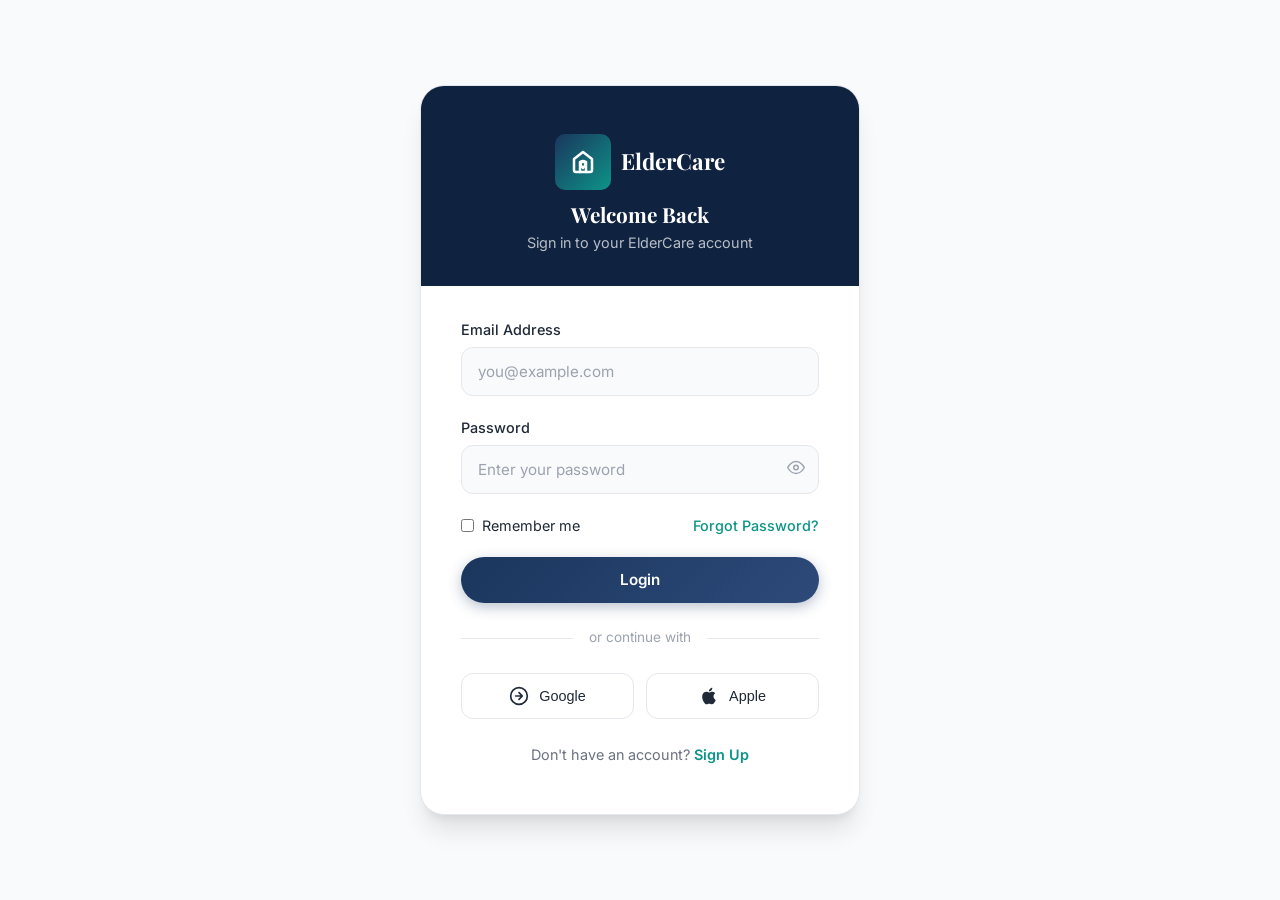
<file: login.html>
<!DOCTYPE html>
<html lang="en" data-theme="light" dir="ltr">
<head>
  <meta charset="UTF-8">
  <meta name="viewport" content="width=device-width, initial-scale=1.0">
  <title>Elder Care - Login</title>
  <link rel="stylesheet" href="styles.css">
  <link rel="icon" type="image/png" href="favicon.png">
</head>
<body>
  <div class="auth-page">
    <div class="auth-card">
      <div class="auth-logo">
        <a href="index.html" class="logo">
          <div class="logo-icon">
          <svg viewBox="0 0 24 24" width="24" height="24" stroke="currentColor" stroke-width="2.5" fill="none" stroke-linecap="round" stroke-linejoin="round"><path d="M3 9l9-7 9 7v11a2 2 0 0 1-2 2H5a2 2 0 0 1-2-2z"></path><path d="M9 22V12h6v10"></path><path d="M12 11a2.5 2.5 0 0 1 2.5 2.5c0 2.5-2.5 4.5-2.5 4.5s-2.5-2-2.5-4.5A2.5 2.5 0 0 1 12 11z"></path></svg>
        </div>
          <span>ElderCare</span>
        </a>
        <h2>Welcome Back</h2>
        <p>Sign in to your ElderCare account</p>
      </div>

      <form id="loginForm">
        <div class="form-group">
          <label for="email">Email Address</label>
          <input type="email" id="email" class="form-control" placeholder="you@example.com" required>
        </div>
        <div class="form-group">
          <label for="password">Password</label>
          <div class="password-wrap">
            <input type="password" id="password" class="form-control" placeholder="Enter your password" required>
            <button type="button" class="password-toggle" title="Show/Hide Password"><svg viewBox="0 0 24 24" width="18" height="18" stroke="currentColor" stroke-width="2" fill="none" stroke-linecap="round" stroke-linejoin="round"><path d="M1 12s4-8 11-8 11 8 11 8-4 8-11 8-11-8-11-8z"></path><circle cx="12" cy="12" r="3"></circle></svg></button>
          </div>
        </div>
        <div class="form-row">
          <label class="checkbox-wrap"><input type="checkbox"> Remember me</label>
          <a href="#">Forgot Password?</a>
        </div>
        <button type="submit" class="btn btn-primary btn-full">Login</button>
      </form>

      <div class="divider">or continue with</div>

      <div class="social-btns">
        <button class="social-btn">
          <svg viewBox="0 0 24 24" width="18" height="18" fill="none" stroke="currentColor" stroke-width="2" stroke-linecap="round" stroke-linejoin="round"><circle cx="12" cy="12" r="10"></circle><path d="M8 12h8M12 8l4 4-4 4"></path></svg>
          Google
        </button>
        <button class="social-btn">
          <svg viewBox="0 0 24 24"><path fill="currentColor" d="M18.71 19.5c-.83 1.24-1.71 2.45-3.05 2.47-1.34.03-1.77-.79-3.29-.79-1.53 0-2 .77-3.27.82-1.31.05-2.3-1.32-3.14-2.53C4.25 17 2.94 12.45 4.7 9.39c.87-1.52 2.43-2.48 4.12-2.51 1.28-.02 2.5.87 3.29.87.78 0 2.26-1.07 3.8-.91.65.03 2.47.26 3.64 1.98-.09.06-2.17 1.28-2.15 3.81.03 3.02 2.65 4.03 2.68 4.04-.03.07-.42 1.44-1.38 2.83M13 3.5c.73-.83 1.94-1.46 2.94-1.5.13 1.17-.34 2.35-1.04 3.19-.69.85-1.83 1.51-2.95 1.42-.15-1.15.41-2.35 1.05-3.11z"/></svg>
          Apple
        </button>
      </div>

      <div class="auth-footer">
        Don't have an account? <a href="register.html">Sign Up</a>
      </div>

    </div>
  </div>
  <script src="app.js"></script>
</body>
</html>
</file>
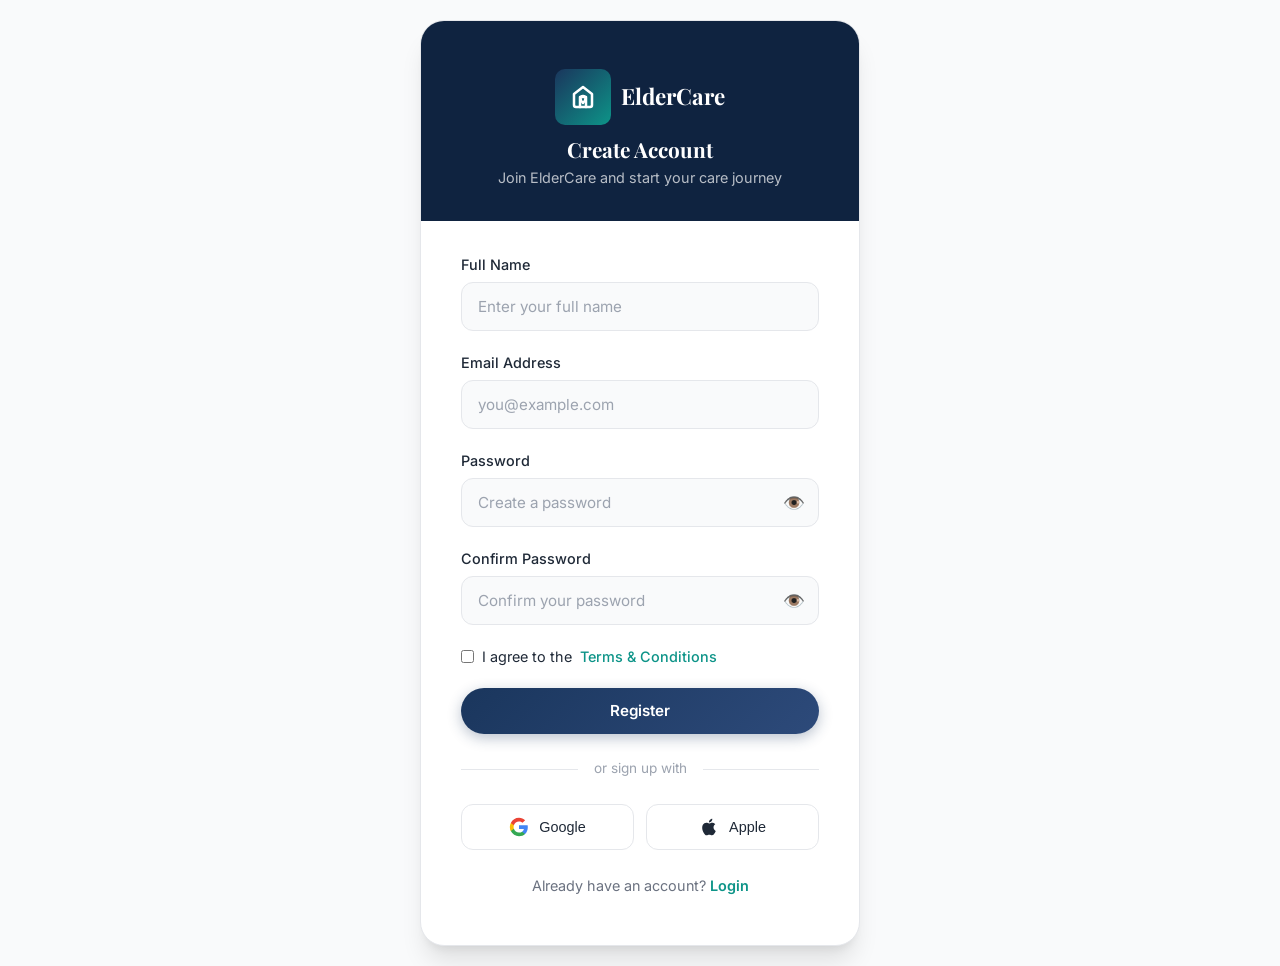
<file: register.html>
<!DOCTYPE html>
<html lang="en" data-theme="light" dir="ltr">

<head>
  <meta charset="UTF-8">
  <meta name="viewport" content="width=device-width, initial-scale=1.0">
  <title>Elder Care - Register</title>
  <link rel="stylesheet" href="styles.css">
  <link rel="icon" type="image/png" href="favicon.png">
</head>

<body>
  <div class="auth-page">
    <div class="auth-card">
      <div class="auth-logo">
        <a href="index.html" class="logo">
          <div class="logo-icon">
          <svg viewBox="0 0 24 24" width="24" height="24" stroke="currentColor" stroke-width="2.5" fill="none" stroke-linecap="round" stroke-linejoin="round"><path d="M3 9l9-7 9 7v11a2 2 0 0 1-2 2H5a2 2 0 0 1-2-2z"></path><path d="M9 22V12h6v10"></path><path d="M12 11a2.5 2.5 0 0 1 2.5 2.5c0 2.5-2.5 4.5-2.5 4.5s-2.5-2-2.5-4.5A2.5 2.5 0 0 1 12 11z"></path></svg>
        </div>
          <span>ElderCare</span>
        </a>
        <h2>Create Account</h2>
        <p>Join ElderCare and start your care journey</p>
      </div>

      <form id="registerForm">
        <div class="form-group">
          <label for="fullName">Full Name</label>
          <input type="text" id="fullName" class="form-control" placeholder="Enter your full name" required>
        </div>
        <div class="form-group">
          <label for="email">Email Address</label>
          <input type="email" id="email" class="form-control" placeholder="you@example.com" required>
        </div>
        <div class="form-group">
          <label for="password">Password</label>
          <div class="password-wrap">
            <input type="password" id="password" class="form-control" placeholder="Create a password" required>
            <button type="button" class="password-toggle">👁️</button>
          </div>
        </div>
        <div class="form-group">
          <label for="confirmPassword">Confirm Password</label>
          <div class="password-wrap">
            <input type="password" id="confirmPassword" class="form-control" placeholder="Confirm your password"
              required>
            <button type="button" class="password-toggle">👁️</button>
          </div>
        </div>
        <div class="form-row" style="margin-top: 20px;">
          <label class="checkbox-wrap"><input type="checkbox" required> I agree to the <a href="#">Terms & Conditions</a></label>
        </div>
        <button type="submit" class="btn btn-primary btn-full">Register</button>
      </form>

      <div class="divider">or sign up with</div>

      <div class="social-btns">
        <button type="button" class="social-btn">
          <svg viewBox="0 0 24 24">
            <path fill="#4285F4"
              d="M22.56 12.25c0-.78-.07-1.53-.2-2.25H12v4.26h5.92a5.06 5.06 0 0 1-2.2 3.32v2.77h3.57c2.08-1.92 3.28-4.74 3.28-8.1z" />
            <path fill="#34A853"
              d="M12 23c2.97 0 5.46-.98 7.28-2.66l-3.57-2.77c-.98.66-2.23 1.06-3.71 1.06-2.86 0-5.29-1.93-6.16-4.53H2.18v2.84C3.99 20.53 7.7 23 12 23z" />
            <path fill="#FBBC05"
              d="M5.84 14.09c-.22-.66-.35-1.36-.35-2.09s.13-1.43.35-2.09V7.07H2.18C1.43 8.55 1 10.22 1 12s.43 3.45 1.18 4.93l2.85-2.22.81-.62z" />
            <path fill="#EA4335"
              d="M12 5.38c1.62 0 3.06.56 4.21 1.64l3.15-3.15C17.45 2.09 14.97 1 12 1 7.7 1 3.99 3.47 2.18 7.07l3.66 2.84c.87-2.6 3.3-4.53 6.16-4.53z" />
          </svg>
          Google
        </button>
        <button type="button" class="social-btn">
          <svg viewBox="0 0 24 24">
            <path fill="currentColor"
              d="M18.71 19.5c-.83 1.24-1.71 2.45-3.05 2.47-1.34.03-1.77-.79-3.29-.79-1.53 0-2 .77-3.27.82-1.31.05-2.3-1.32-3.14-2.53C4.25 17 2.94 12.45 4.7 9.39c.87-1.52 2.43-2.48 4.12-2.51 1.28-.02 2.5.87 3.29.87.78 0 2.26-1.07 3.8-.91.65.03 2.47.26 3.64 1.98-.09.06-2.17 1.28-2.15 3.81.03 3.02 2.65 4.03 2.68 4.04-.03.07-.42 1.44-1.38 2.83M13 3.5c.73-.83 1.94-1.46 2.94-1.5.13 1.17-.34 2.35-1.04 3.19-.69.85-1.83 1.51-2.95 1.42-.15-1.15.41-2.35 1.05-3.11z" />
          </svg>
          Apple
        </button>
      </div>

      <div class="auth-footer">
        Already have an account? <a href="login.html">Login</a>
      </div>

    </div>
  </div>
  <script src="app.js"></script>
</body>

</html>
</file>
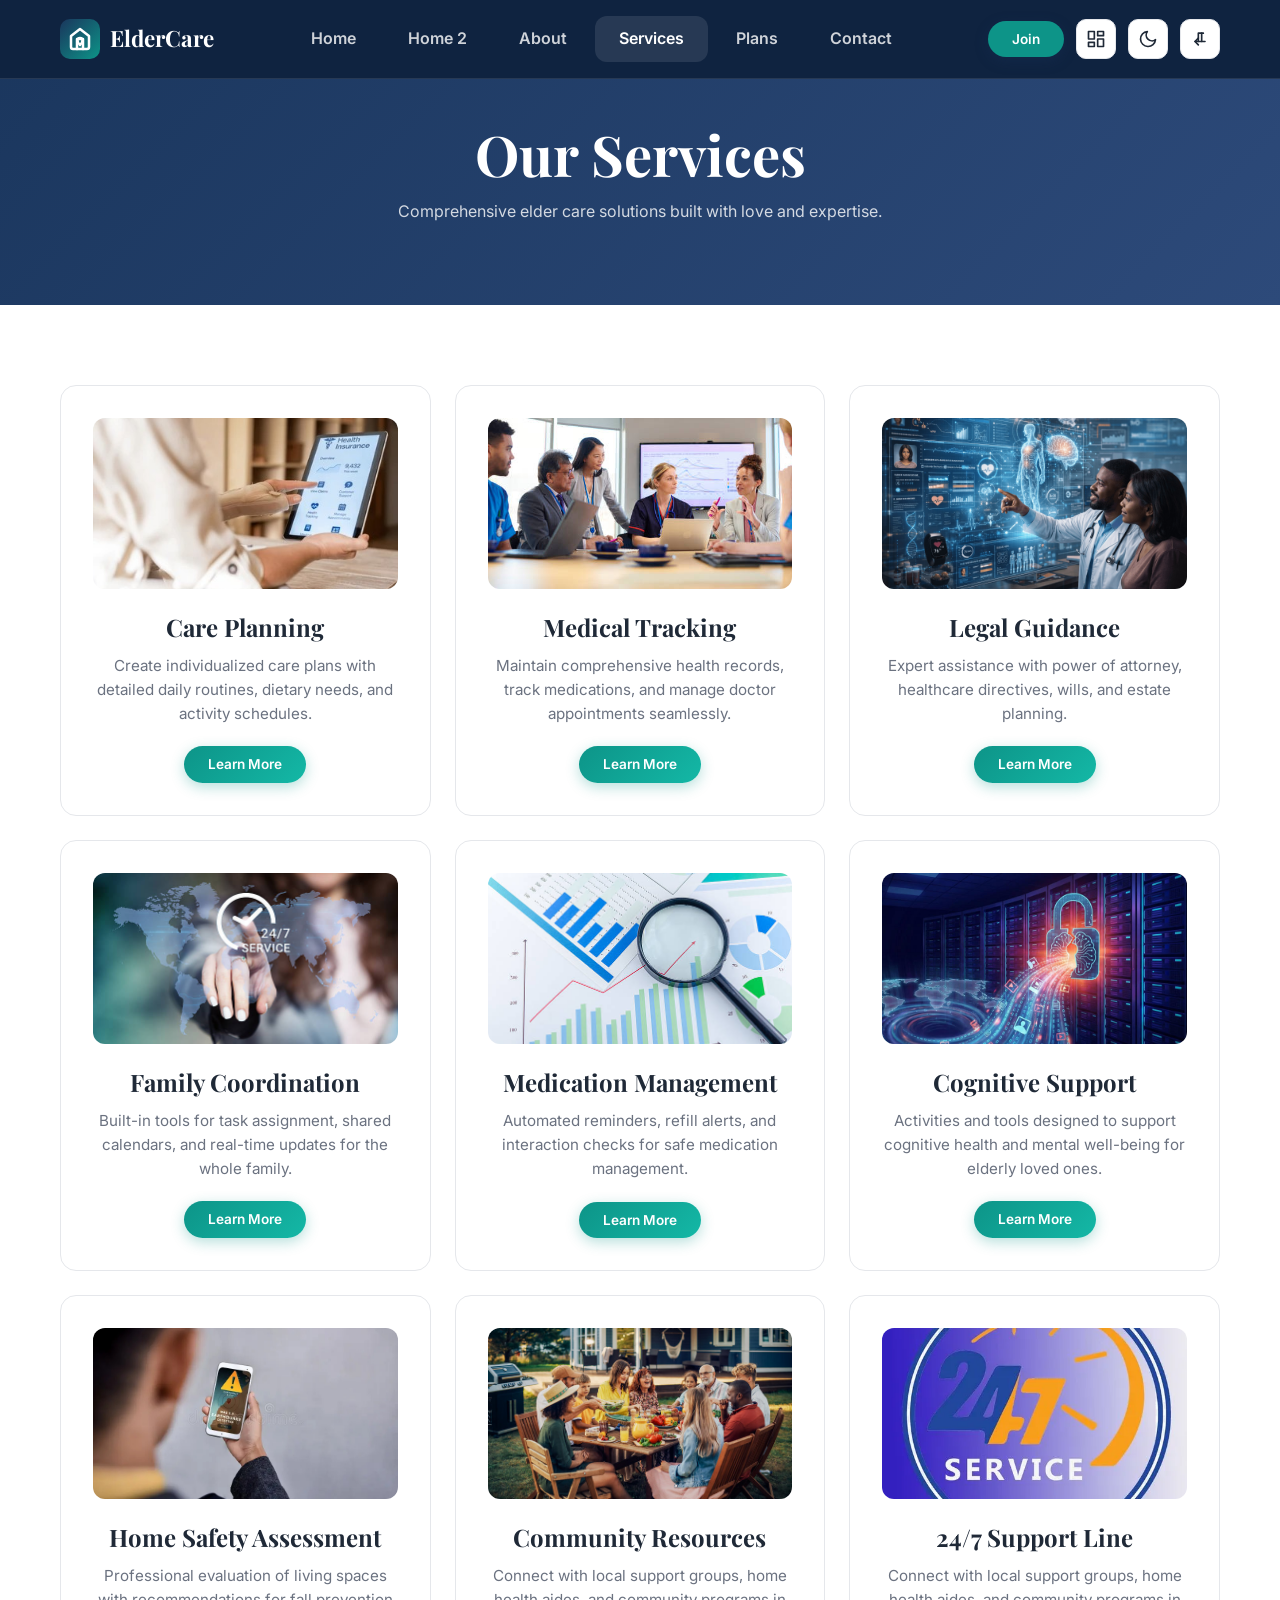
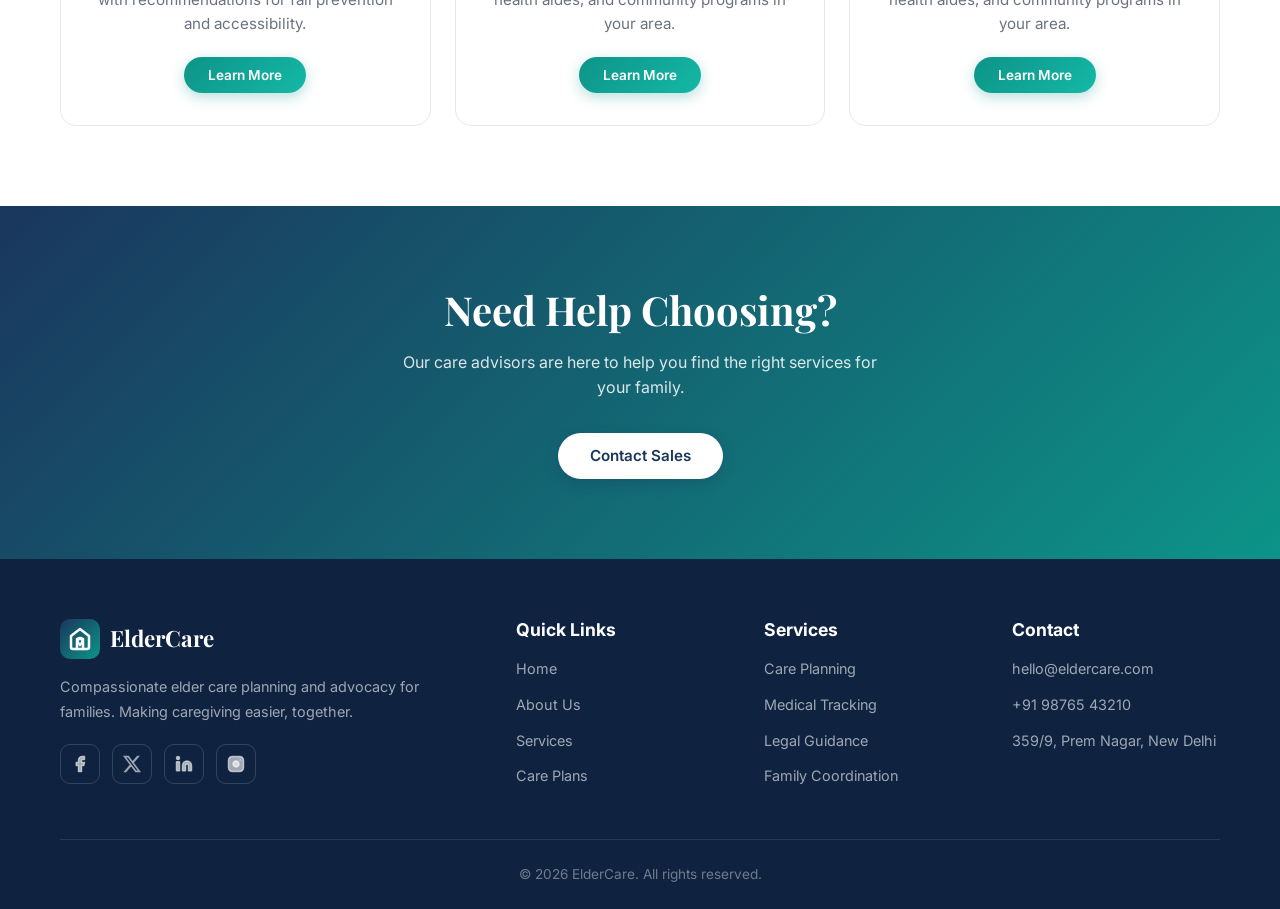
<file: services.html>
<!DOCTYPE html>
<html lang="en" data-theme="light" dir="ltr">

<head>
  <meta charset="UTF-8">
  <meta name="viewport" content="width=device-width, initial-scale=1.0">
  <meta name="description" content="Elder Care Services - Comprehensive care solutions for your family.">
  <title>Elder Care - Services</title>
  <link rel="stylesheet" href="styles.css">
  <link rel="icon" type="image/png" href="favicon.png">
</head>

<body>
  <!-- HEADER -->
  <header class="header" id="header">
    <div class="container">
      <a href="index.html" class="logo">
        <div class="logo-icon">
          <svg viewBox="0 0 24 24" width="24" height="24" stroke="currentColor" stroke-width="2.5" fill="none" stroke-linecap="round" stroke-linejoin="round"><path d="M3 9l9-7 9 7v11a2 2 0 0 1-2 2H5a2 2 0 0 1-2-2z"></path><path d="M9 22V12h6v10"></path><path d="M12 11a2.5 2.5 0 0 1 2.5 2.5c0 2.5-2.5 4.5-2.5 4.5s-2.5-2-2.5-4.5A2.5 2.5 0 0 1 12 11z"></path></svg>
        </div>ElderCare
      </a>
      <nav class="nav" id="nav">
        <a href="index.html">Home</a>
        <a href="home2.html">Home 2</a>
        <a href="about.html">About</a>
        <a href="services.html" class="active">Services</a>
        <a href="care-plans.html">Plans</a>
        <a href="contact.html">Contact</a>
        <div class="mobile-cta"><a href="register.html" class="btn btn-primary">Join</a>
        </div>
        <div class="mobile-dashboard-links">
          <a href="user-dashboard.html" class="mobile-dash-link">
            <svg viewBox="0 0 24 24" width="16" height="16" stroke="currentColor" stroke-width="2" fill="none" stroke-linecap="round" stroke-linejoin="round"><path d="M20 21v-2a4 4 0 0 0-4-4H8a4 4 0 0 0-4 4v2"></path><circle cx="12" cy="7" r="4"></circle></svg>
            User Dashboard
          </a>
          <a href="admin-dashboard.html" class="mobile-dash-link">
            <svg viewBox="0 0 24 24" width="16" height="16" stroke="currentColor" stroke-width="2" fill="none" stroke-linecap="round" stroke-linejoin="round"><path d="M12 22s8-4 8-10V5l-8-3-8 3v7c0 6 8 10 8 10z"></path></svg>
            Admin Dashboard
          </a>
        </div>
        <div class="nav-actions-mobile">
          <button class="icon-btn dark-toggle" title="Toggle Dark Mode">
            <svg viewBox="0 0 24 24" width="20" height="20" stroke="currentColor" stroke-width="2" fill="none" stroke-linecap="round" stroke-linejoin="round"><path d="M21 12.79A9 9 0 1 1 11.21 3 7 7 0 0 0 21 12.79z"></path></svg>
          </button>
          <button class="icon-btn rtl-toggle" title="Toggle RTL">
            <svg viewBox="0 0 24 24" width="20" height="20" stroke="currentColor" stroke-width="2" fill="none" stroke-linecap="round" stroke-linejoin="round"><path d="M10 15V5H16"></path><path d="M14 15V5"></path><path d="M10 19l-4-4 4-4"></path><path d="M6 15h12"></path></svg>
          </button>
        </div>
      </nav>
      <div class="header-actions">
        <div class="header-cta">
          <a href="register.html" class="btn btn-primary">Join</a>
        </div>
        <div class="dropdown dashboard-dropdown">
          <button class="icon-btn" title="Dashboards">
            <svg viewBox="0 0 24 24" width="20" height="20" stroke="currentColor" stroke-width="2" fill="none" stroke-linecap="round" stroke-linejoin="round"><rect x="3" y="3" width="7" height="9"></rect><rect x="14" y="3" width="7" height="5"></rect><rect x="14" y="12" width="7" height="9"></rect><rect x="3" y="16" width="7" height="5"></rect></svg>
          </button>
          <div class="dropdown-menu">
            <a href="user-dashboard.html"><svg viewBox="0 0 24 24" width="14" height="14" stroke="currentColor" stroke-width="2" fill="none" stroke-linecap="round" stroke-linejoin="round" style="display:inline;vertical-align:middle;margin-right:6px"><path d="M20 21v-2a4 4 0 0 0-4-4H8a4 4 0 0 0-4 4v2"></path><circle cx="12" cy="7" r="4"></circle></svg> User Dashboard</a>
            <a href="admin-dashboard.html"><svg viewBox="0 0 24 24" width="14" height="14" stroke="currentColor" stroke-width="2" fill="none" stroke-linecap="round" stroke-linejoin="round" style="display:inline;vertical-align:middle;margin-right:6px"><path d="M12 22s8-4 8-10V5l-8-3-8 3v7c0 6 8 10 8 10z"></path></svg> Admin Dashboard</a>
          </div>
        </div>
        <button class="icon-btn dark-toggle" title="Toggle Dark Mode">
          <svg viewBox="0 0 24 24" width="20" height="20" stroke="currentColor" stroke-width="2" fill="none" stroke-linecap="round" stroke-linejoin="round"><path d="M21 12.79A9 9 0 1 1 11.21 3 7 7 0 0 0 21 12.79z"></path></svg>
        </button>
        <button class="icon-btn rtl-toggle" title="Toggle RTL">
          <svg viewBox="0 0 24 24" width="20" height="20" stroke="currentColor" stroke-width="2" fill="none" stroke-linecap="round" stroke-linejoin="round"><path d="M10 15V5H16"></path><path d="M14 15V5"></path><path d="M10 19l-4-4 4-4"></path><path d="M6 15h12"></path></svg>
        </button>
        <div class="hamburger" id="hamburger"><span></span><span></span><span></span></div>
      </div>
    </div>
  </header>

  <!-- PAGE HEADER -->
  <section class="page-header">
    <h1 class="animate">Our Services</h1>
    <p class="animate">Comprehensive elder care solutions built with love and expertise.</p>
  </section>

  <!-- SERVICES -->
  <section class="section">
    <div class="container">
      <div class="grid-3">
        <div class="card animate">
          <img src="IMAGE P/WhatsApp Image 2026-03-31 at 10.00.09 PM.jpeg" alt="Care Planning"
           >
          <h3>Care Planning</h3>
          <p>Create individualized care plans with detailed daily routines, dietary needs, and activity schedules.</p>
          <div style="text-align:center;margin-top:20px;"><a href="care-plans.html" class="btn btn-teal"
              style="padding:10px 24px;font-size:.85rem;">Learn More</a></div>
        </div>
        <div class="card animate">
          <img src="IMAGE P/WhatsApp Image 2026-03-31 at 10.00.09 PM (1).jpeg" alt="Medical Tracking"
           >
          <h3>Medical Tracking</h3>
          <p>Maintain comprehensive health records, track medications, and manage doctor appointments seamlessly.</p>
          <div style="text-align:center;margin-top:20px;"><a href="#" class="btn btn-teal"
              style="padding:10px 24px;font-size:.85rem;">Learn More</a></div>
        </div>
        <div class="card animate">
          <img src="IMAGE P/WhatsApp Image 2026-03-31 at 10.00.09 PM (2).jpeg" alt="Legal Guidance"
           >
          <h3>Legal Guidance</h3>
          <p>Expert assistance with power of attorney, healthcare directives, wills, and estate planning.</p>
          <div style="text-align:center;margin-top:20px;"><a href="#" class="btn btn-teal"
              style="padding:10px 24px;font-size:.85rem;">Learn More</a></div>
        </div>
        <div class="card animate">
          <img src="IMAGE P/WhatsApp Image 2026-03-31 at 10.00.09 PM (3).jpeg" alt="Family Coordination"
           >
          <h3>Family Coordination</h3>
          <p>Built-in tools for task assignment, shared calendars, and real-time updates for the whole family.</p>
          <div style="text-align:center;margin-top:20px;"><a href="#" class="btn btn-teal"
              style="padding:10px 24px;font-size:.85rem;">Learn More</a></div>
        </div>
        <div class="card animate">
          <img src="IMAGE P/WhatsApp Image 2026-03-31 at 10.00.12 PM.jpeg" alt="Medication Management"
           >
          <h3>Medication Management</h3>
          <p>Automated reminders, refill alerts, and interaction checks for safe medication management.</p>
          <div style="text-align:center;margin-top:20px;"><a href="#" class="btn btn-teal"
              style="padding:10px 24px;font-size:.85rem;">Learn More</a></div>
        </div>
        <div class="card animate">
          <img src="IMAGE P/WhatsApp Image 2026-03-31 at 10.00.12 PM (1).jpeg" alt="Cognitive Support"
           >
          <h3>Cognitive Support</h3>
          <p>Activities and tools designed to support cognitive health and mental well-being for elderly loved ones.</p>
          <div style="text-align:center;margin-top:20px;"><a href="#" class="btn btn-teal"
              style="padding:10px 24px;font-size:.85rem;">Learn More</a></div>
        </div>
        <div class="card animate">
          <img src="IMAGE P/WhatsApp Image 2026-03-31 at 10.00.12 PM (2).jpeg" alt="Home Safety Assessment"
           >
          <h3>Home Safety Assessment</h3>
          <p>Professional evaluation of living spaces with recommendations for fall prevention and accessibility.</p>
          <div style="text-align:center;margin-top:20px;"><a href="#" class="btn btn-teal"
              style="padding:10px 24px;font-size:.85rem;">Learn More</a></div>
        </div>
        <div class="card animate">
          <img src="IMAGE P/WhatsApp Image 2026-03-31 at 10.00.12 PM (3).jpeg" alt="Community Resources"
           >
          <h3>Community Resources</h3>
          <p>Connect with local support groups, home health aides, and community programs in your area.</p>
          <div style="text-align:center;margin-top:20px;"><a href="#" class="btn btn-teal"
              style="padding:10px 24px;font-size:.85rem;">Learn More</a></div>
        </div>
        <div class="card animate">
          <img src="IMAGE P/24-hours-support-service-500x500.webp" alt="24/7 Support Line"
           >
          <h3>24/7 Support Line</h3>
          <p>Connect with local support groups, home health aides, and community programs in your area.</p>
          <div style="text-align:center;margin-top:20px;"><a
              href="https://www.indiamart.com/proddetail/24-7-customer-support-service-22618878833.html?srsltid=AfmBOorCQQEiPONW_Pz76175SWqPbjnW8d4EpCGTV3AUfl5kWxRwuJ-O"
              target="_blank" rel="noopener noreferrer" class="btn btn-teal"
              style="padding:10px 24px;font-size:.85rem;">Learn More</a></div>
        </div>
      </div>
    </div>
  </section>

  <!-- CTA -->
  <section class="cta-section">
    <div class="container">
      <h2 class="animate">Need Help Choosing?</h2>
      <p class="animate">Our care advisors are here to help you find the right services for your family.</p>
      <a href="contact.html" class="btn btn-primary animate">Contact Sales</a>
    </div>
  </section>

  <!-- FOOTER -->
  <footer class="footer">
    <div class="container">
      <div class="footer-grid">
        <div>
          <div class="logo" style="margin-bottom:16px;">
            <div class="logo-icon">
          <svg viewBox="0 0 24 24" width="24" height="24" stroke="currentColor" stroke-width="2.5" fill="none" stroke-linecap="round" stroke-linejoin="round"><path d="M3 9l9-7 9 7v11a2 2 0 0 1-2 2H5a2 2 0 0 1-2-2z"></path><path d="M9 22V12h6v10"></path><path d="M12 11a2.5 2.5 0 0 1 2.5 2.5c0 2.5-2.5 4.5-2.5 4.5s-2.5-2-2.5-4.5A2.5 2.5 0 0 1 12 11z"></path></svg>
        </div>
            ElderCare
          </div>
          <p>Compassionate elder care planning and advocacy for families. Making caregiving easier, together.</p>
          <div class="footer-social" style="margin-top:20px;">
            <a href="#" title="Facebook">
              <svg viewBox="0 0 24 24" fill="none" stroke="currentColor" stroke-width="2" stroke-linecap="round" stroke-linejoin="round"><path d="M18 2h-3a5 5 0 0 0-5 5v3H7v4h3v8h4v-8h3l1-4h-4V7a1 1 0 0 1 1-1h3z"></path></svg>
            </a>
            <a href="#" title="Twitter / X">
              <svg viewBox="0 0 24 24" fill="currentColor"><path d="M18.901 1.153h3.68l-8.04 9.19L24 22.846h-7.406l-5.8-7.584-6.638 7.584H.474l8.6-9.83L0 1.154h7.594l5.243 6.932ZM17.61 20.644h2.039L6.486 3.24H4.298Z"></path></svg>
            </a>
            <a href="#" title="LinkedIn">
              <svg viewBox="0 0 24 24" fill="none" stroke="currentColor" stroke-width="2" stroke-linecap="round" stroke-linejoin="round"><path d="M16 8a6 6 0 0 1 6 6v7h-4v-7a2 2 0 0 0-2-2 2 2 0 0 0-2 2v7h-4v-7a6 6 0 0 1 6-6z"></path><rect x="2" y="9" width="4" height="12"></rect><circle cx="4" cy="4" r="2"></circle></svg>
            </a>
            <a href="#" title="Instagram">
              <svg viewBox="0 0 24 24" fill="none" stroke="currentColor" stroke-width="2" stroke-linecap="round" stroke-linejoin="round"><rect x="2" y="2" width="20" height="20" rx="5" ry="5"></rect><path d="M16 11.37A4 4 0 1 1 12.63 8 4 4 0 0 1 16 11.37z"></path><line x1="17.5" y1="6.5" x2="17.51" y2="6.5"></line></svg>
            </a>
          </div>
        </div>
        <div>
          <h3>Quick Links</h3>
          <ul class="footer-links">
            <li><a href="index.html">Home</a></li>
            <li><a href="about.html">About Us</a></li>
            <li><a href="services.html">Services</a></li>
            <li><a href="care-plans.html">Care Plans</a></li>
          </ul>
        </div>
        <div>
          <h3>Services</h3>
          <ul class="footer-links">
            <li><a href="#">Care Planning</a></li>
            <li><a href="#">Medical Tracking</a></li>
            <li><a href="#">Legal Guidance</a></li>
            <li><a href="#">Family Coordination</a></li>
          </ul>
        </div>
        <div>
          <h3>Contact</h3>
          <ul class="footer-links">
            <li><a href="mailto:hello@eldercare.com">hello@eldercare.com</a></li>
            <li><a href="tel:+919876543210">+91 98765 43210</a></li>
            <li><a href="#">359/9, Prem Nagar, New Delhi</a></li>
          </ul>
        </div>
      </div>
      <div class="footer-bottom">
        &copy; 2026 ElderCare. All rights reserved.
      </div>
    </div>
  </footer>
  <button class="back-to-top" title="Back to Top">ᐱ</button>
  <script src="app.js"></script>
</body>

</html>
</file>
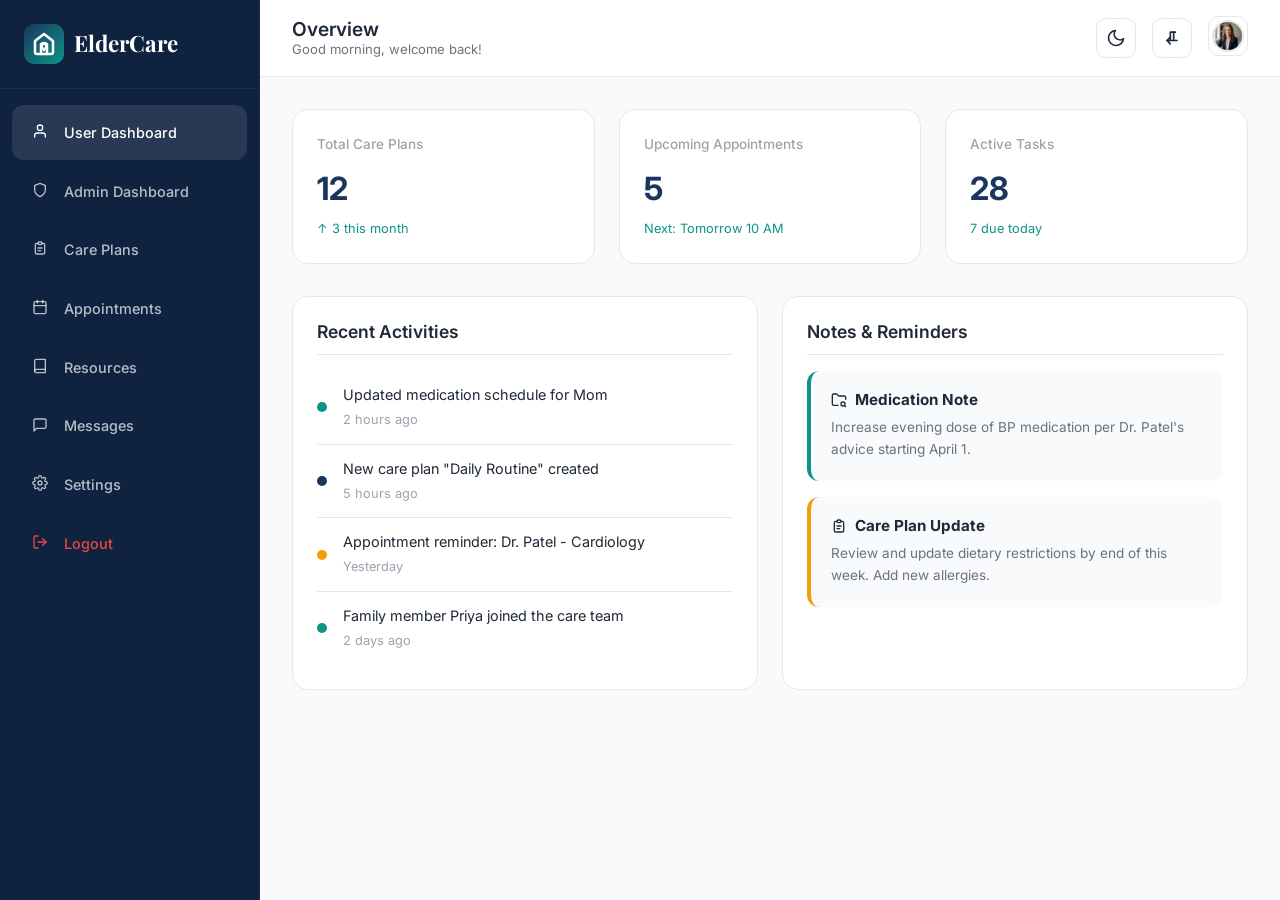
<file: user-dashboard.html>
<!DOCTYPE html>
<html lang="en" data-theme="light" dir="ltr">
<head>
  <meta charset="UTF-8">
  <meta name="viewport" content="width=device-width, initial-scale=1.0">
  <title>Elder Care - User Dashboard</title>
  <link rel="stylesheet" href="styles.css">
  <link rel="icon" type="image/png" href="favicon.png">
</head>
<body>
  <div class="dashboard">
    <!-- SIDEBAR -->
    <aside class="sidebar" id="sidebar">
      <div class="sidebar-logo">
        <a href="index.html" class="logo">        <div class="logo-icon">
          <svg viewBox="0 0 24 24" width="24" height="24" stroke="currentColor" stroke-width="2.5" fill="none" stroke-linecap="round" stroke-linejoin="round"><path d="M3 9l9-7 9 7v11a2 2 0 0 1-2 2H5a2 2 0 0 1-2-2z"></path><path d="M9 22V12h6v10"></path><path d="M12 11a2.5 2.5 0 0 1 2.5 2.5c0 2.5-2.5 4.5-2.5 4.5s-2.5-2-2.5-4.5A2.5 2.5 0 0 1 12 11z"></path></svg>
        </div>
ElderCare</a>
      </div>
      <nav class="sidebar-nav">
        <a href="javascript:void(0)" class="active" data-section="overview"><span class="nav-icon"><svg viewBox="0 0 24 24" width="16" height="16" stroke="currentColor" stroke-width="2" fill="none" stroke-linecap="round" stroke-linejoin="round"><path d="M20 21v-2a4 4 0 0 0-4-4H8a4 4 0 0 0-4 4v2"></path><circle cx="12" cy="7" r="4"></circle></svg></span> User Dashboard</a>
        <a href="admin-dashboard.html"><span class="nav-icon"><svg viewBox="0 0 24 24" width="16" height="16" stroke="currentColor" stroke-width="2" fill="none" stroke-linecap="round" stroke-linejoin="round"><path d="M12 22s8-4 8-10V5l-8-3-8 3v7c0 6 8 10 8 10z"></path></svg></span> Admin Dashboard</a>
        <a href="care-plans.html"><span class="nav-icon"><svg viewBox="0 0 24 24" width="16" height="16" stroke="currentColor" stroke-width="2" fill="none" stroke-linecap="round" stroke-linejoin="round"><path d="M9 5H7a2 2 0 0 0-2 2v12a2 2 0 0 0 2 2h10a2 2 0 0 0 2-2V7a2 2 0 0 0-2-2h-2"></path><rect x="9" y="3" width="6" height="4" rx="2"></rect><line x1="9" y1="12" x2="15" y2="12"></line><line x1="9" y1="16" x2="13" y2="16"></line></svg></span> Care Plans</a>
        <a href="javascript:void(0)" data-section="appointments"><span class="nav-icon"><svg viewBox="0 0 24 24" width="16" height="16" stroke="currentColor" stroke-width="2" fill="none" stroke-linecap="round" stroke-linejoin="round"><rect x="3" y="4" width="18" height="18" rx="2" ry="2"></rect><line x1="16" y1="2" x2="16" y2="6"></line><line x1="8" y1="2" x2="8" y2="6"></line><line x1="3" y1="10" x2="21" y2="10"></line></svg></span> Appointments</a>
        <a href="javascript:void(0)" data-section="resources"><span class="nav-icon"><svg viewBox="0 0 24 24" width="16" height="16" stroke="currentColor" stroke-width="2" fill="none" stroke-linecap="round" stroke-linejoin="round"><path d="M4 19.5A2.5 2.5 0 0 1 6.5 17H20"></path><path d="M6.5 2H20v20H6.5A2.5 2.5 0 0 1 4 19.5v-15A2.5 2.5 0 0 1 6.5 2z"></path></svg></span> Resources</a>
        <a href="javascript:void(0)" data-section="messages"><span class="nav-icon"><svg viewBox="0 0 24 24" width="16" height="16" stroke="currentColor" stroke-width="2" fill="none" stroke-linecap="round" stroke-linejoin="round"><path d="M21 15a2 2 0 0 1-2 2H7l-4 4V5a2 2 0 0 1 2-2h14a2 2 0 0 1 2 2z"></path></svg></span> Messages</a>
        <a href="javascript:void(0)" data-section="settings"><span class="nav-icon"><svg viewBox="0 0 24 24" width="16" height="16" stroke="currentColor" stroke-width="2" fill="none" stroke-linecap="round" stroke-linejoin="round"><circle cx="12" cy="12" r="3"></circle><path d="M19.4 15a1.65 1.65 0 0 0 .33 1.82l.06.06a2 2 0 0 1-2.83 2.83l-.06-.06a1.65 1.65 0 0 0-1.82-.33 1.65 1.65 0 0 0-1 1.51V21a2 2 0 0 1-4 0v-.09A1.65 1.65 0 0 0 9 19.4a1.65 1.65 0 0 0-1.82.33l-.06.06a2 2 0 0 1-2.83-2.83l.06-.06A1.65 1.65 0 0 0 4.68 15a1.65 1.65 0 0 0-1.51-1H3a2 2 0 0 1 0-4h.09A1.65 1.65 0 0 0 4.6 9a1.65 1.65 0 0 0-.33-1.82l-.06-.06a2 2 0 0 1 2.83-2.83l.06.06A1.65 1.65 0 0 0 9 4.68a1.65 1.65 0 0 0 1-1.51V3a2 2 0 0 1 4 0v.09a1.65 1.65 0 0 0 1 1.51 1.65 1.65 0 0 0 1.82-.33l.06-.06a2 2 0 0 1 2.83 2.83l-.06.06A1.65 1.65 0 0 0 19.4 9a1.65 1.65 0 0 0 1.51 1H21a2 2 0 0 1 0 4h-.09a1.65 1.65 0 0 0-1.51 1z"></path></svg></span> Settings</a>
        <a href="index.html" class="logout"><span class="nav-icon"><svg viewBox="0 0 24 24" width="16" height="16" stroke="currentColor" stroke-width="2" fill="none" stroke-linecap="round" stroke-linejoin="round"><path d="M9 21H5a2 2 0 0 1-2-2V5a2 2 0 0 1 2-2h4"></path><polyline points="16 17 21 12 16 7"></polyline><line x1="21" y1="12" x2="9" y2="12"></line></svg></span> Logout</a>
      </nav>
      <div class="sidebar-footer">
        <div class="sidebar-user">
          <img src="IMG/profile-user.png" alt="User">
          <div class="sidebar-user-info">
            <div>Sarah Doe</div>
            <p>Family Caregiver</p>
          </div>
        </div>
        <div class="sidebar-controls">
          <button class="icon-btn dark-toggle" title="Toggle Dark Mode"></button>
          <button class="icon-btn rtl-toggle" title="Toggle RTL"><svg viewBox="0 0 24 24" width="18" height="18" stroke="currentColor" stroke-width="2" fill="none" stroke-linecap="round" stroke-linejoin="round"><path d="M10 15V5H16"></path><path d="M14 15V5"></path><path d="M10 19l-4-4 4-4"></path><path d="M6 15h12"></path></svg></button>
          <a href="index.html" class="icon-btn logout" title="Logout" style="color:#EF4444;"><svg viewBox="0 0 24 24" width="18" height="18" stroke="currentColor" stroke-width="2" fill="none" stroke-linecap="round" stroke-linejoin="round"><path d="M9 21H5a2 2 0 0 1-2-2V5a2 2 0 0 1 2-2h4"></path><polyline points="16 17 21 12 16 7"></polyline><line x1="21" y1="12" x2="9" y2="12"></line></svg></a>
        </div>
      </div>
    </aside>

    <!-- MAIN -->
    <main class="dash-main">
      <!-- TOPBAR -->
      <div class="topbar">
        <div style="display:flex;align-items:center;gap:12px;">
          <button class="icon-btn sidebar-toggle" title="Menu" style="display:none;"><svg viewBox="0 0 24 24" width="20" height="20" stroke="currentColor" stroke-width="2" fill="none" stroke-linecap="round" stroke-linejoin="round"><line x1="3" y1="12" x2="21" y2="12"></line><line x1="3" y1="6" x2="21" y2="6"></line><line x1="3" y1="18" x2="21" y2="18"></line></svg></button>
          <div>
            <h2 class="topbar-title" id="topbar-title">Overview</h2>
            <p id="welcome-msg" style="font-size:.82rem;color:var(--text-secondary);margin:0;line-height:1.3;">Good morning, welcome back!</p>
          </div>
        </div>
        <div class="topbar-actions topbar-actions-desktop">
          <button class="icon-btn dark-toggle" title="Toggle Dark Mode"><svg viewBox="0 0 24 24" width="20" height="20" stroke="currentColor" stroke-width="2" fill="none" stroke-linecap="round" stroke-linejoin="round"><path d="M21 12.79A9 9 0 1 1 11.21 3 7 7 0 0 0 21 12.79z"></path></svg></button>
          <button class="icon-btn rtl-toggle" title="Toggle RTL"><svg viewBox="0 0 24 24" width="20" height="20" stroke="currentColor" stroke-width="2" fill="none" stroke-linecap="round" stroke-linejoin="round"><path d="M10 15V5H16"></path><path d="M14 15V5"></path><path d="M10 19l-4-4 4-4"></path><path d="M6 15h12"></path></svg></button>
          <div class="dropdown">
            <button class="icon-btn" title="Profile"><img src="IMG/profile-user.png" alt="User" class="profile-img-topbar"></button>
            <div class="dropdown-menu">
              <a href="javascript:void(0)" data-section="settings">Account Settings</a>
              <a href="care-plans.html">Care Plans</a>
              <a href="index.html">Logout</a>
            </div>
          </div>
        </div>
      </div>

      <!-- CONTENT -->
      <div class="dash-content">
        <!-- OVERVIEW SECTION -->
        <div id="overview" class="dash-section-content active">
          <div class="dash-cards">
            <div class="dash-card animate">
              <div class="card-label">Total Care Plans</div>
              <div class="card-value">12</div>
              <div class="card-change">↑ 3 this month</div>
            </div>
            <div class="dash-card animate">
              <div class="card-label">Upcoming Appointments</div>
              <div class="card-value">5</div>
              <div class="card-change">Next: Tomorrow 10 AM</div>
            </div>
            <div class="dash-card animate">
              <div class="card-label">Active Tasks</div>
              <div class="card-value">28</div>
              <div class="card-change">7 due today</div>
            </div>
          </div>

          <div class="grid-2">
            <div class="dash-section animate">
              <h3>Recent Activities</h3>
              <div class="activity-item">
                <div class="activity-dot"></div>
                <div class="activity-text">
                  <p>Updated medication schedule for Mom</p>
                  <span>2 hours ago</span>
                </div>
              </div>
              <div class="activity-item">
                <div class="activity-dot info"></div>
                <div class="activity-text">
                  <p>New care plan "Daily Routine" created</p>
                  <span>5 hours ago</span>
                </div>
              </div>
              <div class="activity-item">
                <div class="activity-dot warning"></div>
                <div class="activity-text">
                  <p>Appointment reminder: Dr. Patel - Cardiology</p>
                  <span>Yesterday</span>
                </div>
              </div>
              <div class="activity-item">
                <div class="activity-dot"></div>
                <div class="activity-text">
                  <p>Family member Priya joined the care team</p>
                  <span>2 days ago</span>
                </div>
              </div>
            </div>

            <div class="dash-section animate">
              <h3>Notes & Reminders</h3>
              <div style="background:var(--bg-alt);padding:20px;border-radius:var(--radius);border-left:4px solid var(--secondary);margin-bottom:16px;">
                <h4 style="font-size:.95rem;font-family:var(--font);margin-bottom:8px;display:flex;align-items:center;gap:8px;"><svg viewBox="0 0 24 24" width="16" height="16" stroke="currentColor" stroke-width="2" fill="none" stroke-linecap="round" stroke-linejoin="round"><path d="M10.5 20H4a2 2 0 0 1-2-2V5c0-1.1.9-2 2-2h3.93a2 2 0 0 1 1.66.9l.82 1.2a2 2 0 0 0 1.66.9H20a2 2 0 0 1 2 2v3"></path><circle cx="18" cy="18" r="3"></circle><path d="m22 22-1.5-1.5"></path></svg> Medication Note</h4>
                <p style="font-size:.85rem;">Increase evening dose of BP medication per Dr. Patel's advice starting April 1.</p>
              </div>
              <div style="background:var(--bg-alt);padding:20px;border-radius:var(--radius);border-left:4px solid var(--accent);">
                <h4 style="font-size:.95rem;font-family:var(--font);margin-bottom:8px;display:flex;align-items:center;gap:8px;"><svg viewBox="0 0 24 24" width="16" height="16" stroke="currentColor" stroke-width="2" fill="none" stroke-linecap="round" stroke-linejoin="round"><path d="M9 5H7a2 2 0 0 0-2 2v12a2 2 0 0 0 2 2h10a2 2 0 0 0 2-2V7a2 2 0 0 0-2-2h-2"></path><rect x="9" y="3" width="6" height="4" rx="2"></rect><line x1="9" y1="12" x2="15" y2="12"></line><line x1="9" y1="16" x2="13" y2="16"></line></svg> Care Plan Update</h4>
                <p style="font-size:.85rem;">Review and update dietary restrictions by end of this week. Add new allergies.</p>
              </div>
            </div>
          </div>
        </div>

        <!-- APPOINTMENTS SECTION -->
        <div id="appointments" class="dash-section-content">
          <div class="dash-section">
            <div style="display:flex;justify-content:space-between;align-items:center;margin-bottom:20px;">
              <h3 style="margin:0;">Schedule & Appointments</h3>
              <button class="btn btn-primary btn-sm">+ New Appointment</button>
            </div>
            <div class="dash-table-wrap">
              <table class="dash-table">
                <thead>
                  <tr>
                    <th>Doctor / Service</th>
                    <th>Specialty</th>
                    <th>Date & Time</th>
                    <th>Status</th>
                    <th>Actions</th>
                  </tr>
                </thead>
                <tbody>
                  <tr>
                    <td><strong>Dr. Anita Patel</strong></td>
                    <td>Cardiology</td>
                    <td>Apr 4, 10:00 AM</td>
                    <td><span class="status warning">Upcoming</span></td>
                    <td><button class="btn btn-secondary" style="padding:6px 12px;font-size:0.75rem;">Reschedule</button></td>
                  </tr>
                  <tr>
                    <td><strong>Dr. James Wilson</strong></td>
                    <td>General Physician</td>
                    <td>Apr 8, 2:30 PM</td>
                    <td><span class="status warning">Upcoming</span></td>
                    <td><button class="btn btn-secondary btn-xs">Reschedule</button></td>
                  </tr>
                  <tr>
                    <td><strong>City Health Lab</strong></td>
                    <td>Blood Test</td>
                    <td>Mar 28, 9:00 AM</td>
                    <td><span class="status success">Completed</span></td>
                    <td><button class="btn btn-secondary btn-xs">View Results</button></td>
                  </tr>
                </tbody>
              </table>
            </div>
          </div>
        </div>

        <!-- RESOURCES SECTION -->
        <div id="resources" class="dash-section-content">
          <div class="dash-section">
            <h3>Caregiving Resource Library</h3>
            <p style="margin-bottom:24px;">Essential guides and documents for elder care planning.</p>
            <div class="grid-3">
              <div class="resource-card">
                <div style="padding:24px;border:1px solid var(--border);border-radius:var(--radius);">
                  <span style="display:block;margin-bottom:12px;"><svg viewBox="0 0 24 24" width="32" height="32" stroke="currentColor" stroke-width="1.5" fill="none" stroke-linecap="round" stroke-linejoin="round"><path d="M14 2H6a2 2 0 0 0-2 2v16a2 2 0 0 0 2 2h12a2 2 0 0 0 2-2V8z"></path><polyline points="14 2 14 8 20 8"></polyline><line x1="16" y1="13" x2="8" y2="13"></line><line x1="16" y1="17" x2="8" y2="17"></line><polyline points="10 9 9 9 8 9"></polyline></svg></span>
                  <h4 style="margin-bottom:8px;">Medication Tracker PDF</h4>
                  <p style="font-size:0.85rem;margin-bottom:16px;">Download our printable medication schedule template.</p>
                  <a href="#" class="btn btn-secondary btn-sm btn-full">Download</a>
                </div>
              </div>
              <div class="resource-card">
                <div style="padding:24px;border:1px solid var(--border);border-radius:var(--radius);">
                  <span style="display:block;margin-bottom:12px;"><svg viewBox="0 0 24 24" width="32" height="32" stroke="currentColor" stroke-width="1.5" fill="none" stroke-linecap="round" stroke-linejoin="round"><path d="M12 2a10 10 0 1 0 10 10"></path><path d="M12 2a14.5 14.5 0 0 1 4 10 14.5 14.5 0 0 1-4 10 14.5 14.5 0 0 1-4-10 14.5 14.5 0 0 1 4-10"></path><line x1="2" y1="12" x2="22" y2="12"></line></svg></span>
                  <h4 style="margin-bottom:8px;">Elder Nutrition Guide</h4>
                  <p style="font-size:0.85rem;margin-bottom:16px;">Comprehensive guide on balanced diets for elderly health.</p>
                  <a href="#" class="btn btn-secondary btn-full" style="padding:8px;">Read Online</a>
                </div>
              </div>
              <div class="resource-card">
                <div style="padding:24px;border:1px solid var(--border);border-radius:var(--radius);">
                  <span style="display:block;margin-bottom:12px;"><svg viewBox="0 0 24 24" width="32" height="32" stroke="currentColor" stroke-width="1.5" fill="none" stroke-linecap="round" stroke-linejoin="round"><line x1="12" y1="3" x2="12" y2="21"></line><path d="m3 7 4-4 4 4" /><path d="m17 7 4-4-4-4" /><line x1="3" y1="7" x2="9" y2="7"></line><line x1="15" y1="7" x2="21" y2="7"></line><path d="M3 7v11a5 5 0 0 0 10 0"></path><path d="M21 7v11a5 5 0 0 1-10 0"></path></svg></span>
                  <h4 style="margin-bottom:8px;">Legal Checklist</h4>
                  <p style="font-size:0.85rem;margin-bottom:16px;">Essential legal documents every caregiver should have ready.</p>
                  <a href="#" class="btn btn-secondary btn-full" style="padding:8px;">View Checklist</a>
                </div>
              </div>
            </div>
          </div>
        </div>

        <!-- MESSAGES SECTION -->
        <div id="messages" class="dash-section-content">
          <div class="dash-section">
            <h3>Care Team Messages</h3>
            <div class="message-list">
              <div class="message-item">
                <div class="message-info">
                  <div class="message-header">
                    <span class="message-name">Dr. Anita Patel</span>
                    <span class="message-time">10:45 AM</span>
                  </div>
                  <p class="message-snippet">The latest lab results look good. We'll discuss them during your appointment tomorrow.</p>
                </div>
              </div>
              <div class="message-item">
                <div class="message-info">
                  <div class="message-header">
                    <span class="message-name">Priya (Family)</span>
                    <span class="message-time">Yesterday</span>
                  </div>
                  <p class="message-snippet">I'll be taking Mom to the clinic on Friday. Does anyone need to join?</p>
                </div>
              </div>
              <div class="message-item">
                <div class="message-info">
                  <div class="message-header">
                    <span class="message-name">System Support</span>
                    <span class="message-time">2 days ago</span>
                  </div>
                  <p class="message-snippet">Your monthly care report is now ready for download in the Reports section.</p>
                </div>
              </div>
            </div>
          </div>
        </div>

        <!-- SETTINGS SECTION -->
        <div id="settings" class="dash-section-content">
          <div class="dash-section">
            <h3>Account Settings</h3>
            
            <div class="settings-group">
              <h4>Profile Information</h4>
              <div class="settings-item">
                <div class="settings-label">
                  <div>Public Name</div>
                  <p>How you appear to your care team</p>
                </div>
                <button class="btn btn-secondary btn-sm">Edit</button>
              </div>
              <div class="settings-item">
                <div class="settings-label">
                  <div>Email Address</div>
                  <p>your.name@example.com</p>
                </div>
                <button class="btn btn-secondary btn-sm">Change</button>
              </div>
            </div>

            <div class="settings-group">
              <h4>Notifications</h4>
              <div class="settings-item">
                <div class="settings-label">
                  <div>Email Notifications</div>
                  <p>Receive daily summaries of care activities</p>
                </div>
                <input type="checkbox" checked id="emailNotify" title="Email Notifications" style="width:20px;height:20px;">
              </div>
              <div class="settings-item">
                <div class="settings-label">
                  <div>Appointment Reminders</div>
                  <p>SMS alerts 24 hours before scheduled visits</p>
                </div>
                <input type="checkbox" checked id="smsNotify" title="Appointment Reminders" style="width:20px;height:20px;">
              </div>
            </div>
          </div>
        </div>
      </div>
    </main>
  </div>

  <script src="app.js"></script>
  <script>
    // Show sidebar toggle on mobile
    if (window.innerWidth <= 768) {
      const sidebarToggle = document.querySelector('.sidebar-toggle');
      if (sidebarToggle) sidebarToggle.style.display = 'flex';
    }
    window.addEventListener('resize', () => {
      const sidebarToggle = document.querySelector('.sidebar-toggle');
      if (sidebarToggle) sidebarToggle.style.display = window.innerWidth <= 768 ? 'flex' : 'none';
    });
  </script>
  <script>
    // Dynamic greeting
    const welcomeMsg = document.getElementById('welcome-msg');
    if (welcomeMsg) {
      const h = new Date().getHours();
      const greeting = h < 12 ? 'Good morning' : h < 17 ? 'Good afternoon' : 'Good evening';
      welcomeMsg.textContent = greeting + ', welcome back!';
    }
  </script>
</body>
</html>
</file>
<file: styles.css>
/* ===== ELDER CARE - DESIGN SYSTEM ===== */
@import url('https://fonts.googleapis.com/css2?family=Inter:wght@300;400;500;600;700;800&family=Playfair+Display:wght@400;500;600;700&display=swap');

:root {
  --primary: #1A365D;
  --primary-light: #2D4A7A;
  --primary-dark: #0F2340;
  --secondary: #0D9488;
  --secondary-light: #14B8A6;
  --secondary-dark: #0F766E;
  --accent: #F59E0B;
  --bg: #FFFFFF;
  --bg-alt: #F9FAFB;
  --bg-card: #FFFFFF;
  --bg-card-hover: #F3F4F6;
  --text: #1F2937;
  --text-secondary: #6B7280;
  --text-muted: #9CA3AF;
  --border: #E5E7EB;
  --shadow: 0 4px 6px -1px rgba(0,0,0,.07), 0 2px 4px -2px rgba(0,0,0,.05);
  --shadow-lg: 0 10px 15px -3px rgba(0,0,0,.08), 0 4px 6px -4px rgba(0,0,0,.05);
  --shadow-xl: 0 20px 25px -5px rgba(0,0,0,.1), 0 8px 10px -6px rgba(0,0,0,.08);
  --radius: 12px;
  --radius-lg: 16px;
  --radius-xl: 24px;
  --transition: .3s cubic-bezier(.4,0,.2,1);
  --font: 'Inter', sans-serif;
  --font-display: 'Playfair Display', serif;
  --glass: rgba(255,255,255,.7);
  --glass-border: rgba(255,255,255,.3);
}

[data-theme="dark"] {
  --bg: #000000;
  --bg-alt: #0A0A0A;
  --bg-card: #111111;
  --bg-card-hover: #1A1A1A;
  --text: #F1F5F9;
  --text-secondary: #94A3B8;
  --text-muted: #64748B;
  --border: #222222;
  --shadow: 0 4px 6px -1px rgba(0,0,0,.6);
  --shadow-lg: 0 10px 15px -3px rgba(0,0,0,.7);
  --shadow-xl: 0 20px 25px -5px rgba(0,0,0,.8);
  --glass: rgba(0,0,0,.8);
  --glass-border: rgba(255,255,255,.08);
}

*, *::before, *::after { margin:0; padding:0; box-sizing:border-box; }
html, body { overflow-x:hidden; width:100%; position:relative; }
body { font-family:var(--font); background:var(--bg); color:var(--text); line-height:1.6; transition:background var(--transition), color var(--transition); }

/* ===== TYPOGRAPHY ===== */
h1,h2,h3,h4,h5,h6 { font-family:var(--font-display); font-weight:700; line-height:1.2; color:var(--text); }
h1 { font-size:clamp(2rem,5vw,3.5rem); }
h2 { font-size:clamp(1.5rem,3.5vw,2.5rem); }
h3 { font-size:clamp(1.2rem,2.5vw,1.5rem); }
p { color:var(--text-secondary); }
a { text-decoration:none; color:inherit; transition:color var(--transition); }

/* ===== UTILITY ===== */
.container { max-width:1200px; margin:0 auto; padding:0 20px; }
.section { padding:80px 0; }
.section-title { text-align:center; margin-bottom:16px; }
.section-subtitle { text-align:center; color:var(--text-secondary); max-width:600px; margin:0 auto 48px; font-size:1.05rem; }
.text-center { text-align:center; }
.text-gradient { background:linear-gradient(135deg,var(--primary),var(--secondary)); -webkit-background-clip:text; -webkit-text-fill-color:transparent; background-clip:text; }

/* ===== BUTTONS ===== */
.btn { display:inline-flex; align-items:center; justify-content:center; gap:8px; padding:14px 32px; border-radius:50px; font-family:var(--font); font-size:.95rem; font-weight:600; border:none; cursor:pointer; transition:all var(--transition); text-decoration:none; line-height: 1.2; }
.btn-primary { background:linear-gradient(135deg,var(--primary),var(--primary-light)); color:#fff; box-shadow:0 4px 14px rgba(26,54,93,.3); }
.btn-primary:hover { transform:translateY(-2px); box-shadow:0 6px 20px rgba(26,54,93,.4); }
.btn-secondary { background:transparent; color:var(--primary); border:2px solid var(--primary); }
[data-theme="dark"] .btn-secondary { color:var(--secondary-light); border-color:var(--secondary-light); }
.btn-secondary:hover { background:var(--primary); color:#fff; }
[data-theme="dark"] .btn-secondary:hover { background:var(--secondary); border-color:var(--secondary); }
.btn-teal { background:linear-gradient(135deg,var(--secondary),var(--secondary-light)); color:#fff; box-shadow:0 4px 14px rgba(13,148,136,.3); }
.btn-teal:hover { transform:translateY(-2px); box-shadow:0 6px 20px rgba(13,148,136,.4); }
.btn-group { display:flex; gap:16px; flex-wrap:wrap; justify-content:center; }
.btn-full { width:100%; }
.btn-white { background:#fff; color:var(--primary); }
.btn-white:hover { background:var(--primary); color:#fff; }
.btn-outline-white { border:2px solid #fff; color:#fff; background:transparent; }
.btn-sm { padding: 8px 16px; font-size: 0.8rem; }
.btn-xs { padding: 4px 12px; font-size: 0.7rem; }

/* ===== HEADER ===== */
.header { position:fixed; top:0; left:0; right:0; z-index:1000; padding:16px 0; transition:all var(--transition); backdrop-filter:blur(20px); background:var(--primary-dark); border-bottom:1px solid rgba(255,255,255,0.1); }
.header.scrolled { padding:10px 0; box-shadow:var(--shadow-xl); background:rgba(15,35,64,0.95); }
.header .container { display:flex; align-items:center; justify-content:space-between; }
.logo { display:flex; align-items:center; gap:10px; font-family:var(--font-display); font-size:1.4rem; font-weight:700; color:#fff !important; text-decoration:none; transition:opacity var(--transition); }
.logo:hover { opacity:0.9; }
.logo-icon { width:40px; height:40px; background:linear-gradient(135deg,var(--primary),var(--secondary)); border-radius:10px; display:flex; align-items:center; justify-content:center; color:#fff; font-size:1.2rem; }
.nav { display:flex; align-items:center; gap:4px; }
.nav a { padding:8px 16px; border-radius:8px; font-size:.85rem; font-weight:600; color:rgba(255,255,255,0.8); transition:all var(--transition); white-space:nowrap; }
.nav a:hover, .nav a.active { color:#fff; background:rgba(255,255,255,0.1); }
/* ===== HAMBURGER ===== */
.hamburger { display:none; flex-direction:column; gap:5px; cursor:pointer; padding:8px; }
.hamburger span { width:24px; height:2px; background:#fff; border-radius:2px; transition:all var(--transition); }
.mobile-cta { display:none; }
.header-actions { display:flex; align-items:center; gap:12px; }
.header-cta { display:flex; gap:10px; }
.header-cta .btn { padding:10px 24px; font-size:.85rem; background:var(--secondary); border:none; color:#fff; }
.header-cta .btn:hover { background:var(--secondary-light); transform:translateY(-2px); }
.icon-btn { width:40px; height:40px; border-radius:10px; border:1px solid var(--border); background:var(--bg-card); display:inline-flex; align-items:center; justify-content:center; cursor:pointer; transition:all var(--transition); color:var(--text); font-size:1.1rem; line-height: 0; padding: 0; }
.icon-btn:hover { border-color:var(--secondary); color:var(--secondary); transform:scale(1.05); }
.nav-actions-mobile { display:none; }

/* ===== MOBILE DASHBOARD LINKS ===== */
.mobile-dashboard-links { display:none; }
.mobile-dashboard-links { width:100%; max-width:300px; border-top:1px solid rgba(255,255,255,0.1); padding-top:14px; margin-top:4px; display:none; flex-direction:column; gap:6px; }
.mobile-dash-link { display:flex; align-items:center; gap:10px; padding:10px 16px; border-radius:var(--radius); font-size:.95rem; font-weight:600; color:rgba(255,255,255,0.8); transition:all var(--transition); width:100%; text-align:left; }
.mobile-dash-link:hover { color:#fff; background:rgba(255,255,255,0.1); }
.mobile-dash-link svg { flex-shrink:0; }
.hamburger.active span:nth-child(1) { transform:rotate(45deg) translate(5px,5px); }
.hamburger.active span:nth-child(2) { opacity:0; }
.hamburger.active span:nth-child(3) { transform:rotate(-45deg) translate(5px,-5px); }
.nav.open { display:flex; animation:slideDown .3s ease; }
.nav a { font-size:1rem; padding:10px 24px; width:100%; text-align:center; border-radius:var(--radius); transition:background var(--transition); }
.nav a:hover { background:var(--bg-alt); }

/* ===== DASHBOARD DROPDOWN ===== */
.dropdown { position: relative; display: inline-block; }
.dropdown-menu { 
  position: absolute; 
  top: 100%; 
  right: 0; 
  background: var(--bg-card); 
  border: 1px solid var(--border); 
  border-radius: var(--radius); 
  box-shadow: var(--shadow-xl); 
  min-width: 180px; 
  opacity: 0; 
  visibility: hidden; 
  transform: translateY(10px); 
  transition: all var(--transition); 
  z-index: 1000;
  margin-top: 10px;
}
.dropdown:hover .dropdown-menu { 
  opacity: 1; 
  visibility: visible; 
  transform: translateY(0); 
}
.dropdown-menu a { 
  display: block; 
  padding: 12px 20px; 
  font-size: .9rem; 
  font-weight: 500; 
  color: var(--text-secondary); 
  transition: all var(--transition); 
  border-bottom: 1px solid var(--border);
}
.dropdown-menu a:last-child { border-bottom: none; }
.dropdown-menu a:hover { 
  background: var(--bg-alt); 
  color: var(--primary); 
}
[data-theme="dark"] .dropdown-menu a:hover { color: var(--secondary-light); }

/* ===== HERO ===== */
.hero { min-height:100vh; display:flex; align-items:center; position:relative; overflow:hidden; padding-top:120px; }
.hero-bg { position:absolute; inset:0; z-index:0; }
.hero-bg img { width:100%; height:100%; object-fit:cover; }
.hero-overlay { position:absolute; inset:0; background:linear-gradient(135deg,rgba(26,54,93,.85),rgba(13,148,136,.6)); z-index:1; }
.hero-content { position:relative; z-index:2; text-align:center; max-width:750px; margin:0 auto; padding:40px 20px; }
.hero h1 { color:#fff; margin-bottom:20px; text-shadow:0 2px 4px rgba(0,0,0,.2); }
.hero p { color:rgba(255,255,255,.9); font-size:1.15rem; margin-bottom:32px; }
.hero-split { display:grid; grid-template-columns:1fr 1fr; gap:60px; align-items:center; }
.hero-split .hero-text { text-align:left; }
.hero-split .hero-text h1 { color:#fff; }
.hero-split .hero-text p { color:rgba(255,255,255,.85); }
.hero-image { position:relative; }
.hero-image img { width:100%; border-radius:var(--radius-xl); box-shadow:var(--shadow-xl); }
.hero-image::after { content:''; position:absolute; inset:-10px; border:2px solid rgba(255,255,255,.2); border-radius:calc(var(--radius-xl) + 10px); }

/* ===== CARDS ===== */
.card { background:var(--bg-card); border:1px solid var(--border); border-radius:var(--radius-lg); padding:32px; transition:all var(--transition); }
.card:hover { transform:translateY(-4px); box-shadow:var(--shadow-lg); border-color:var(--secondary); }
.card-icon { width:56px; height:56px; border-radius:var(--radius); background:linear-gradient(135deg,rgba(26,54,93,.08),rgba(13,148,136,.08)); display:flex; align-items:center; justify-content:center; margin:0 auto 20px; color:var(--secondary); font-size:1.5rem; }
[data-theme="dark"] .card-icon { background:linear-gradient(135deg,rgba(26,54,93,.3),rgba(13,148,136,.3)); }
.card h3 { margin-bottom:12px; text-align:center; }
.card p { text-align:center; font-size:.95rem; }
.card img { width:100%; aspect-ratio:16/9; object-fit:cover; border-radius:var(--radius); margin-bottom:16px; }
.grid-2 { display:grid; grid-template-columns:repeat(2,1fr); gap:24px; }
.grid-3 { display:grid; grid-template-columns:repeat(3,1fr); gap:24px; }
.grid-4 { display:grid; grid-template-columns:repeat(4,1fr); gap:24px; }

/* ===== STEPS ===== */
.steps { display:grid; grid-template-columns:repeat(4,1fr); gap:32px; counter-reset:step; }
.step { text-align:center; position:relative; }
.step::before { counter-increment:step; content:counter(step); width:56px; height:56px; border-radius:50%; background:linear-gradient(135deg,var(--primary),var(--secondary)); color:#fff; display:flex; align-items:center; justify-content:center; font-size:1.2rem; font-weight:700; margin:0 auto 16px; }
.step h3 { margin-bottom:8px; font-size:1.1rem; }
.step p { font-size:.9rem; }
.step:not(:last-child)::after { content:''; position:absolute; top:28px; left:calc(50% + 40px); width:calc(100% - 80px); height:2px; background:linear-gradient(90deg,var(--secondary),var(--primary)); }

/* ===== TESTIMONIALS ===== */
.testimonial-card { background:var(--bg-card); border:1px solid var(--border); border-radius:var(--radius-lg); padding:32px; text-align:center; transition:all var(--transition); }
.testimonial-card:hover { transform:translateY(-4px); box-shadow:var(--shadow-lg); }
.testimonial-card .stars { color:var(--accent); font-size:1.1rem; margin-bottom:16px; }
.testimonial-card blockquote { font-style:italic; color:var(--text-secondary); margin-bottom:20px; font-size:1rem; line-height:1.7; }
.testimonial-card .author { display:flex; align-items:center; justify-content:center; gap:12px; }
.testimonial-card .avatar { width:48px; height:48px; border-radius:50%; object-fit:cover; border:2px solid var(--secondary); }
.testimonial-card .author-info h4 { font-size:.95rem; font-family:var(--font); }
.testimonial-card .author-info span { font-size:.8rem; color:var(--text-muted); }

/* ===== STATS ===== */
.stats-section { background:linear-gradient(135deg,var(--primary),var(--primary-dark)); padding:60px 0; }
.stats-grid { display:grid; grid-template-columns:repeat(3,1fr); gap:40px; text-align:center; }
.stat h2 { color:#fff; font-size:2.5rem; font-family:var(--font); }
.stat p { color:rgba(255,255,255,.8); font-size:.95rem; }

/* ===== CTA SECTION ===== */
.cta-section { background:linear-gradient(135deg,var(--primary),var(--secondary)); padding:80px 0; text-align:center; }
.cta-section h2 { color:#fff; margin-bottom:16px; }
.cta-section p { color:rgba(255,255,255,.85); max-width:500px; margin:0 auto 32px; }
.cta-section .btn { background:#fff; color:var(--primary); }
.cta-section .btn:hover { transform:translateY(-2px); box-shadow:0 8px 25px rgba(0,0,0,.2); }

/* ===== PRICING CARDS ===== */
.pricing-card { display:flex; flex-direction:column; background:var(--bg-card); border:1px solid var(--border); border-radius:var(--radius-lg); padding:40px 32px; text-align:center; transition:all var(--transition); position:relative; overflow:hidden; height:100%; }
.pricing-card.featured { border-color:var(--secondary); transform:scale(1.05); }
.pricing-card.featured::before { content:'POPULAR'; position:absolute; top:16px; right:-30px; background:var(--secondary); color:#fff; padding:4px 40px; font-size:.75rem; font-weight:700; transform:rotate(45deg); }
.pricing-card:hover { transform:translateY(-4px); box-shadow:var(--shadow-xl); }
.pricing-card.featured:hover { transform:scale(1.05) translateY(-4px); }
.pricing-card h3 { margin-bottom:8px; }
.pricing-card .price { font-size:2.5rem; font-weight:800; color:var(--primary); margin:16px 0; font-family:var(--font); }
[data-theme="dark"] .pricing-card .price { color:var(--secondary-light); }
.pricing-card .price span { font-size:1rem; font-weight:400; color:var(--text-muted); }
.pricing-card ul { list-style:none; margin:24px 0; text-align:left; flex-grow:1; }
.pricing-card .btn { margin-top:auto; }
.pricing-card ul li { padding:10px 0; border-bottom:1px solid var(--border); color:var(--text-secondary); font-size:.95rem; display:flex; align-items:center; gap:10px; }
.pricing-card ul li::before { content:'✓'; color:var(--secondary); font-weight:700; }

/* ===== FORMS ===== */
.form-group { margin-bottom:20px; }
.form-group label { display:block; margin-bottom:6px; font-weight:500; font-size:.9rem; color:var(--text); }
.form-control { width:100%; padding:14px 16px; border:1px solid var(--border); border-radius:var(--radius); background:var(--bg-alt); color:var(--text); font-family:var(--font); font-size:.95rem; transition:all var(--transition); outline:none; }
.form-control:focus { border-color:var(--secondary); box-shadow:0 0 0 3px rgba(13,148,136,.15); }
.form-control::placeholder { color:var(--text-muted); }
textarea.form-control { resize:vertical; min-height:120px; }
.password-wrap { position:relative; }
.password-wrap .form-control { padding-right:48px; }
.password-toggle { position:absolute; right:14px; top:50%; transform:translateY(-50%); cursor:pointer; color:var(--text-muted); font-size:1.1rem; background:none; border:none; }
.form-row { display:flex; justify-content:space-between; align-items:center; margin-bottom:20px; font-size:.9rem; }
.form-row a { color:var(--secondary); font-weight:500; }
.form-row a:hover { text-decoration:underline; }
.checkbox-wrap { display:flex; align-items:center; gap:8px; }
.checkbox-wrap input { accent-color:var(--secondary); }
.divider { display:flex; align-items:center; gap:16px; margin:24px 0; color:var(--text-muted); font-size:.85rem; }
.divider::before, .divider::after { content:''; flex:1; height:1px; background:var(--border); }
.social-btns { display:flex; gap:12px; }
.social-btn { flex:1; display:inline-flex; align-items:center; justify-content:center; gap:10px; padding:12px; border:1px solid var(--border); border-radius:var(--radius); background:var(--bg-card); color:var(--text); font-weight:500; font-size:.9rem; cursor:pointer; transition:all var(--transition); line-height: 1; }
.social-btn:hover { border-color:var(--secondary); background:var(--bg-card-hover); }
.social-btn svg { width:20px; height:20px; }

/* ===== AUTH PAGES ===== */
.auth-page { min-height:100vh; display:flex; align-items:center; justify-content:center; background:var(--bg-alt); padding:20px; }
.auth-card { background:var(--bg-card); border:1px solid var(--border); border-radius:var(--radius-xl); padding:48px 40px; width:100%; max-width:440px; box-shadow:var(--shadow-xl); overflow: hidden; position: relative; }
.auth-logo { text-align:center; margin: -48px -40px 32px; padding: 48px 40px 32px; background: var(--primary-dark); display: flex; flex-direction: column; align-items: center; }
.auth-logo .logo { display: inline-flex !important; align-items: center; gap: 10px; margin-bottom:12px; text-decoration: none; color: #fff !important; }
.auth-logo .logo-icon { width: 56px; height: 56px; font-size: 1.8rem; display: flex; align-items: center; justify-content: center; margin: 0; }
.auth-logo h2 { font-size:1.3rem; margin-top: 0; color: #fff; }
.auth-logo p { color: rgba(255,255,255,0.7) !important; font-size: 0.9rem; margin-top: 4px; text-align: center; }
.auth-footer { text-align:center; margin-top:24px; font-size:.9rem; color:var(--text-secondary); }
.auth-footer a { color:var(--secondary); font-weight:600; }

/* ===== DASHBOARD ===== */
.dashboard { display:flex; min-height:100vh; }
.sidebar { width:260px; background:var(--primary-dark); border-right:1px solid rgba(255,255,255,0.05); padding:24px 0; display:flex; flex-direction:column; position:fixed; top:0; left:0; bottom:0; z-index:100; transition:all var(--transition); color:#fff; }
.sidebar-logo { padding:0 24px 24px; border-bottom:1px solid rgba(255,255,255,0.05); margin-bottom:8px; }
.sidebar-nav { flex:1; padding:8px 12px; }
.sidebar-nav a { display:flex; align-items:center; gap:12px; padding:12px 16px; border-radius:var(--radius); color:rgba(255,255,255,0.7); font-size:.9rem; font-weight:500; transition:all var(--transition); margin-bottom:4px; text-decoration:none; }
.sidebar-nav a:hover, .sidebar-nav a.active { background:rgba(255,255,255,0.1); color:#fff; }
.sidebar-nav a .nav-icon { font-size:1.2rem; width:24px; text-align:center; }
.sidebar-nav .logout { color:#EF4444; margin-top:auto; }
.sidebar-nav .logout:hover { background:rgba(239,68,68,.08); color:#DC2626; }
.dash-main { flex:1; margin-left:260px; background:var(--bg-alt); }
.topbar { background:var(--bg-card); border-bottom:1px solid var(--border); padding:16px 32px; display:flex; justify-content:space-between; align-items:center; position:sticky; top:0; z-index:50; }
.topbar-title { font-family:var(--font); font-size:1.2rem; font-weight:600; }
.topbar-actions { display:flex; align-items:center; gap:16px; }
.sidebar-footer { margin-top: auto; padding: 20px 16px; border-top: 1px solid rgba(255,255,255,0.1); display: none; flex-direction: column; gap: 16px; background: rgba(0,0,0,0.2); }
.sidebar-user { display: flex; align-items: center; gap: 12px; position: relative; }
.sidebar-user img { width: 44px; height: 44px; border-radius: 50%; object-fit: cover; border: 2px solid var(--secondary); }
.sidebar-user-info { flex: 1; }
.sidebar-user-info div { font-weight: 600; font-size: 0.9rem; color: #fff; }
.sidebar-user-info p { font-size: 0.75rem; color: rgba(255,255,255,0.6); margin: 0; }
.sidebar-controls { display: flex; gap: 10px; }
.sidebar-controls .icon-btn { flex: 1; background: rgba(255,255,255,0.05); border-color: rgba(255,255,255,0.1); color: #fff; }
.sidebar-controls .icon-btn:hover { background: rgba(255,255,255,0.15); border-color: var(--secondary); color: var(--secondary-light); }
.profile-img-topbar { width: 32px; height: 32px; border-radius: 50%; object-fit: cover; border: 2px solid var(--border); }
.dash-content { padding:32px; }
.dash-cards { display:grid; grid-template-columns:repeat(3,1fr); gap:24px; margin-bottom:32px; }
.dash-card { background:var(--bg-card); border:1px solid var(--border); border-radius:var(--radius-lg); padding:24px; transition:all var(--transition); }
.dash-card:hover { box-shadow:var(--shadow-lg); }
.dash-card .card-label { font-size:.85rem; color:var(--text-muted); font-weight:500; margin-bottom:8px; }
.dash-card .card-value { font-size:2rem; font-weight:700; color:var(--primary); font-family:var(--font); }
[data-theme="dark"] .dash-card .card-value { color:var(--secondary-light); }
.dash-card .card-change { font-size:.8rem; color:var(--secondary); margin-top:4px; }
.dash-section { background:var(--bg-card); border:1px solid var(--border); border-radius:var(--radius-lg); padding:24px; margin-bottom:24px; }
.dash-section h3 { font-size:1.1rem; font-family:var(--font); font-weight:600; margin-bottom:16px; padding-bottom:12px; border-bottom:1px solid var(--border); }
.activity-item { display:flex; align-items:center; gap:16px; padding:12px 0; border-bottom:1px solid var(--border); }
.activity-item:last-child { border-bottom:none; }
.activity-dot { width:10px; height:10px; border-radius:50%; background:var(--secondary); flex-shrink:0; }
.activity-dot.warning { background:var(--accent); }
.activity-dot.info { background:var(--primary); }
.activity-text { flex:1; }
.activity-text p { font-size:.9rem; color:var(--text); }
.activity-text span { font-size:.8rem; color:var(--text-muted); }

/* ===== DASHBOARD SECTIONS ===== */
.dash-section-content { display:none; }
.dash-section-content.active { display:block; animation:slideDown 0.3s ease; }

/* ===== DASHBOARD TABLES ===== */
.dash-table-wrap { overflow-x:auto; margin-top:16px; }
.dash-table { width:100%; border-collapse:collapse; background:var(--bg-card); border-radius:var(--radius); overflow:hidden; }
.dash-table th, .dash-table td { padding:16px; text-align:left; border-bottom:1px solid var(--border); }
.dash-table th { background:var(--bg-alt); font-size:0.85rem; font-weight:600; color:var(--text-secondary); text-transform:uppercase; letter-spacing:0.05em; }
.dash-table td { font-size:0.9rem; }
.dash-table tr:last-child td { border-bottom:none; }
.dash-table .status { padding:4px 10px; border-radius:50px; font-size:0.75rem; font-weight:600; }
.status.success { background:rgba(13,148,136,0.1); color:var(--secondary); }
.status.warning { background:rgba(245,158,11,0.1); color:var(--accent); }
.status.danger { background:rgba(239,68,68,0.1); color:#EF4444; }

/* ===== DASHBOARD MESSAGES ===== */
.message-list { display:flex; flex-direction:column; gap:16px; margin-top:20px; }
.message-item { display:flex; gap:16px; padding:16px; border-radius:var(--radius); background:var(--bg-alt); transition:all var(--transition); border:1px solid transparent; cursor:pointer; }
.message-item:hover { background:var(--bg-card); border-color:var(--border); transform:translateX(5px); }
.message-avatar { width:44px; height:44px; border-radius:50%; object-fit:cover; }
.message-info { flex:1; }
.message-header { display:flex; justify-content:space-between; margin-bottom:4px; }
.message-name { font-weight:600; font-size:0.95rem; }
.message-time { font-size:0.8rem; color:var(--text-muted); }
.message-snippet { font-size:0.85rem; color:var(--text-secondary); overflow:hidden; text-overflow:ellipsis; display:-webkit-box; -webkit-line-clamp:1; -webkit-box-orient:vertical; line-clamp: 1; }

/* ===== DASHBOARD SETTINGS ===== */
.settings-group { margin-bottom:32px; }
.settings-group h4 { font-size:1rem; margin-bottom:16px; padding-bottom:8px; border-bottom:1px solid var(--border); }
.settings-item { display:flex; justify-content:space-between; align-items:center; padding:12px 0; border-bottom:1px solid var(--border); }
.settings-item:last-child { border-bottom:none; }
.settings-label div { font-weight:500; font-size:0.95rem; }
.settings-label p { font-size:0.8rem; color:var(--text-muted); }

/* ===== FOOTER ===== */
.footer { background:var(--primary-dark); padding:60px 0 24px; color:rgba(255,255,255,.8); }
.footer .logo { color:#fff; }
.footer-grid { display:grid; grid-template-columns:2fr 1fr 1fr 1fr; gap:40px; margin-bottom:40px; }
.footer h3 { color:#fff; font-size:1.1rem; margin-bottom:16px; font-family:var(--font); }
.footer p { font-size:.9rem; line-height:1.7; color:rgba(255,255,255,.6); }
.footer-links { list-style:none; }
.footer-links li { margin-bottom:10px; }
.footer-links a { color:rgba(255,255,255,.6); font-size:.9rem; transition:color var(--transition); }
.footer-links a:hover { color:var(--secondary-light); }
.footer-social { display:flex; gap:12px; }
.footer-social a { width:40px; height:40px; border-radius:10px; border:1px solid rgba(255,255,255,.15); display:flex; align-items:center; justify-content:center; color:rgba(255,255,255,.6); transition:all var(--transition); }
.footer-social a:hover { background:var(--secondary); border-color:var(--secondary); color:#fff; transform: translateY(-3px); }
.footer-social a svg { width:18px; height:18px; fill:currentColor; }
.footer-bottom { border-top:1px solid rgba(255,255,255,.1); padding-top:24px; text-align:center; font-size:.85rem; color:rgba(255,255,255,.4); }

/* ===== ANIMATIONS ===== */
.animate { opacity:0; transform:translateY(30px); transition:opacity .6s ease, transform .6s ease; }
.animate.fade-left { transform:translateX(-30px); }
.animate.fade-right { transform:translateX(30px); }
.animate.scale-in { transform:scale(.9); }
.animate.visible { opacity:1; transform:translate(0) scale(1); }
@keyframes float { 0%,100%{transform:translateY(0)} 50%{transform:translateY(-10px)} }
@keyframes pulse { 0%,100%{opacity:1} 50%{opacity:.7} }
@keyframes slideDown { from{opacity:0;transform:translateY(-10px)} to{opacity:1;transform:translateY(0)} }

/* ===== RESOURCE CARDS ===== */
.resource-card { background:var(--bg-card); border:1px solid var(--border); border-radius:var(--radius-lg); overflow:hidden; transition:all var(--transition); }
.resource-card:hover { transform:translateY(-4px); box-shadow:var(--shadow-lg); }
.resource-card img { width:100%; aspect-ratio:16/9; object-fit:cover; }
.resource-card .resource-body { padding:20px; }
.resource-card .tag { display:inline-block; padding:4px 12px; border-radius:50px; background:rgba(13,148,136,.1); color:var(--secondary); font-size:.75rem; font-weight:600; margin-bottom:10px; }
.resource-card h3 { font-size:1.05rem; margin-bottom:8px; }
.resource-card p { font-size:.9rem; }

/* ===== MOCK DASHBOARD ===== */
.mock-dashboard { background:var(--bg-card); border:1px solid var(--border); border-radius:var(--radius-xl); padding:24px; box-shadow:var(--shadow-xl); overflow:hidden; }
.mock-topbar { display:flex; justify-content:space-between; align-items:center; padding-bottom:16px; border-bottom:1px solid var(--border); margin-bottom:20px; }
.mock-cards { display:grid; grid-template-columns:repeat(3,1fr); gap:16px; margin-bottom:20px; }
.mock-card { background:var(--bg-alt); border-radius:var(--radius); padding:16px; text-align:center; }
.mock-card .mc-val { font-size:1.5rem; font-weight:700; color:var(--primary); }
[data-theme="dark"] .mock-card .mc-val { color:var(--secondary-light); }
.mock-chart { background:var(--bg-alt); border-radius:var(--radius); padding:20px; height:120px; display:flex; align-items:flex-end; gap:8px; }
.mock-bar { flex:1; background:linear-gradient(to top,var(--primary),var(--secondary)); border-radius:4px 4px 0 0; transition:height .5s ease; }

/* ===== VIDEO SECTION ===== */
.video-section { position:relative; border-radius:var(--radius-xl); overflow:hidden; cursor:pointer; }
.video-section img { width:100%; height:400px; object-fit:cover; }
.play-btn { position:absolute; top:50%; left:50%; transform:translate(-50%,-50%); width:80px; height:80px; border-radius:50%; background:rgba(255,255,255,.9); display:flex; align-items:center; justify-content:center; font-size:2rem; color:var(--primary); box-shadow:0 8px 32px rgba(0,0,0,.2); transition:all var(--transition); }
.play-btn:hover { transform:translate(-50%,-50%) scale(1.1); }

/* ===== CONTACT ===== */
.contact-grid { display:grid; grid-template-columns:1.2fr .8fr; gap:48px; }
.contact-info-card { background:linear-gradient(135deg,var(--primary),var(--primary-dark)); border-radius:var(--radius-lg); padding:40px; color:#fff; }
.contact-info-card h3 { color:#fff; margin-bottom:24px; }
.contact-item { display:flex; align-items:center; gap:16px; margin-bottom:20px; }
.contact-item .ci-icon { width:44px; height:44px; border-radius:10px; background:rgba(255,255,255,.15); display:flex; align-items:center; justify-content:center; font-size:1.2rem; }
.contact-item p { color:rgba(255,255,255,.85); font-size:.9rem; }
.contact-social-wrap { margin-top:32px; border-top:1px solid rgba(255,255,255,0.1); padding-top:24px; }
.contact-social-wrap h4 { font-size:1.1rem; margin-bottom:16px; color:#fff; }
.contact-social-icons { display:flex; gap:12px; }
.social-icon { width:42px; height:42px; border-radius:10px; background:rgba(255,255,255,0.1); display:flex; align-items:center; justify-content:center; color:#fff; transition:all var(--transition); border:1px solid rgba(255,255,255,0.05); }
.social-icon:hover { background:var(--secondary); border-color:var(--secondary); transform:translateY(-3px); box-shadow:0 8px 20px rgba(0,0,0,0.2); }
.social-icon svg { width:20px; height:20px; fill:currentColor; }
.map-placeholder { margin-top:24px; border-radius:var(--radius); overflow:hidden; height:180px; background:rgba(255,255,255,.1); display:flex; align-items:center; justify-content:center; font-size:.9rem; color:rgba(255,255,255,.5); }

/* Toast */
.toast { position:fixed; top:24px; right:24px; background:var(--secondary); color:#fff; padding:16px 24px; border-radius:var(--radius); box-shadow:var(--shadow-xl); z-index:9999; animation:slideDown .3s ease; font-weight:500; }
.toast.error { background:#EF4444; }

/* ===== PAGE HEADER ===== */
.page-header { background:linear-gradient(135deg,var(--primary),var(--primary-light)); padding:120px 0 80px; text-align:center; }
.page-header h1 { color:#fff; margin-bottom:12px; }
.page-header p { color:rgba(255,255,255,.8); max-width:500px; margin:0 auto; }

/* ===== ABOUT ===== */
.about-grid { display:grid; grid-template-columns:1fr 1fr; gap:48px; align-items:center; }
.about-image { border-radius:var(--radius-xl); overflow:hidden; }
.about-image img { width:100%; height:100%; object-fit:cover; }
.about-text h2 { margin-bottom:16px; }
.about-text p { margin-bottom:16px; }
.value-cards { display:grid; grid-template-columns:repeat(2,1fr); gap:16px; margin-top:24px; }
.value-card { background:var(--bg-alt); border-radius:var(--radius); padding:20px; text-align:center; }
.value-card .vc-icon { font-size:1.5rem; margin-bottom:8px; }
.value-card h4 { font-size:.95rem; margin-bottom:4px; }
.value-card p { font-size:.85rem; }

/* ===== TEAM ===== */
.team-card { text-align:center; }
.team-card img { width:120px; height:120px; border-radius:50%; object-fit:cover; margin:0 auto 16px; border:3px solid var(--secondary); }
.team-card h3 { font-size:1.05rem; margin-bottom:4px; }
.team-card span { font-size:.85rem; color:var(--text-muted); }

/* ===== 1024px NAV FIX ===== */
@media(max-width:1024px) and (min-width:992px) {
  .header .container { gap:8px; }
  .nav { gap:0px; }
  .nav a { padding:7px 10px; font-size:.78rem; }
  .logo { font-size:1.2rem; }
  .logo-icon { width:34px; height:34px; }
  .header-cta { display:block; }
  .header-cta .btn { padding: 8px 14px; font-size: 0.8rem; }
  .icon-btn { width:36px; height:36px; }
  .header-actions { gap:8px; }
}

/* ===== RESPONSIVE ===== */
@media(max-width:991px) {
  .grid-4, .team-grid { grid-template-columns:repeat(2,1fr); }
  .steps { grid-template-columns:repeat(2,1fr); }
  .step:not(:last-child)::after { display:none; }
  .footer-grid { grid-template-columns: 1fr 1fr; gap: 32px; text-align: center; }
  .hero-split { grid-template-columns:1fr; gap:30px; }
  .hero-split .hero-text { text-align:center; }
  .contact-grid { grid-template-columns:1fr; }
  .about-grid { grid-template-columns:1fr; }
  .dash-cards { grid-template-columns:repeat(2,1fr); }

  .nav { display:none; position:fixed; top:72px; left:0; width:100%; background:var(--primary-dark); flex-direction:column; justify-content:flex-start; align-items:center; gap:8px; z-index:999; padding:24px; max-height:calc(100vh - 72px); overflow-y:auto; box-shadow:var(--shadow-xl); border-top:1px solid rgba(255,255,255,0.1); }
  .header.scrolled + .nav, .header.scrolled ~ .nav { top:61px; }
  .nav.open { display:flex; animation:slideDown .3s ease; }
  .nav a { font-size:1rem; padding:10px 24px; width:100%; text-align:center; border-radius:var(--radius); transition:background var(--transition); }
  .nav a:hover { background:var(--bg-alt); }
  .hamburger { display:flex; z-index:1001; }
  .header-actions .dark-toggle, .header-actions .rtl-toggle { display:none; }
  .header-cta { display:none; }
  .dashboard-dropdown { display:none; }
  .nav .mobile-cta { display:flex; flex-direction:column; gap:10px; margin-top:12px; width:100%; max-width:300px; }
  .nav-actions-mobile { display:flex; gap:12px; margin-top:20px; padding-top:16px; border-top:1px solid var(--border); width:100%; max-width:300px; justify-content:center; }
  .nav-actions-mobile .icon-btn { width:48px; height:48px; font-size:1.3rem; }
  .mobile-dashboard-links { display:flex; }
  
  .section { padding:60px 0; }
  .grid-3, .grid-4 { grid-template-columns:repeat(2,1fr); gap:20px; }
  .grid-2 { grid-template-columns:1fr; }
  .steps { grid-template-columns:repeat(2,1fr); }
  .stats-grid { grid-template-columns:1fr; gap:24px; }
  .pricing-card.featured { transform:none; }
  .pricing-card.featured:hover { transform:translateY(-4px); }
  .footer-grid .logo { justify-content: center; }
  .footer-social { justify-content: center; }
  .footer-links li { display: block; margin: 0 0 8px; }
  .mock-cards { grid-template-columns:1fr; }

  /* Dashboard Mobile Optimization */
  .dash-main { margin-left:0; width:100%; }
  .sidebar { transform:translateX(-100%); width: 280px; box-shadow: 20px 0 50px rgba(0,0,0,0.2); }
  .sidebar.open { transform:translateX(0); }
  .sidebar.open ~ .dash-main { overflow: hidden; height: 100vh; }
  
  .dash-cards { grid-template-columns:1fr !important; max-width:500px; margin:0 auto 24px; text-align:center; }
  .dash-card { text-align:center; display: flex; flex-direction: column; align-items: center; justify-content: center; }
  .dash-section { text-align:center; max-width: 600px; margin: 0 auto 24px; width: 100%; }
  .dash-section h3 { text-align: center; }
  
  .grid-2, .grid-3 { grid-template-columns:1fr !important; max-width:600px; margin:0 auto; gap:20px; }
  .activity-item { justify-content:center; text-align:center; flex-direction: column; gap: 8px; }
  .activity-dot { margin: 0 auto; }
  
  .topbar-actions-desktop { display: none !important; }
  .sidebar-footer { display: flex; }
  .topbar { justify-content: space-between; padding: 16px 24px; }
  .topbar-title { text-align: left; }
  .topbar .sidebar-toggle { position: static; transform: none; }
  .topbar-actions { position: static; transform: none; }
  
  .dash-content { padding:16px; display: flex; flex-direction: column; align-items: center; }
  .dash-section-content { width: 100%; max-width: 800px; margin: 0 auto; }
  
  .table-wrap { overflow-x: auto; width: 100%; background: var(--bg-card); padding: 10px; border-radius: var(--radius); }
  .dash-table { min-width: 600px; }
  
  .sidebar { transform:translateX(-100%); }
  .sidebar.open { transform:translateX(0); }
  .dash-main { margin-left:0; }
  .topbar { padding:16px; }
  .dash-content { padding:16px; }
  .dash-cards { grid-template-columns:1fr; }
  .form-row { flex-wrap: nowrap; gap: 8px; font-size: 0.8rem; }
  .form-row > *, .auth-footer { white-space: nowrap; }
  .checkbox-wrap { gap: 4px; }
}

@media(max-width:768px) {
  .grid-3, .steps { grid-template-columns: 1fr; }
  .grid-4, .team-grid, .footer-grid { grid-template-columns: 1fr 1fr; }
  .grid-4, .footer-grid { gap: 16px; }
}

@media(max-width:576px) {
  .grid-4, .team-grid, .footer-grid { grid-template-columns: 1fr; }
}

/* ===== RTL ===== */
[dir="rtl"] { direction:rtl; text-align:right; }
[dir="rtl"] .nav { flex-direction:row-reverse; }
[dir="rtl"] .header-actions { flex-direction:row-reverse; }
[dir="rtl"] .sidebar { left:auto; right:0; border-right:none; border-left:1px solid var(--border); }
[dir="rtl"] .dash-main { margin-left:0; margin-right:260px; }
[dir="rtl"] .sidebar-nav a { flex-direction:row-reverse; }
[dir="rtl"] .activity-item { flex-direction:row-reverse; }
[dir="rtl"] .pricing-card ul li { flex-direction:row-reverse; text-align:right; }
@media(max-width:768px) {
  [dir="rtl"] .dash-main { margin-right:0; }
  [dir="rtl"] .nav { flex-direction:column; }
}
/* ===== BACK TO TOP ===== */
.back-to-top {
  position: fixed;
  bottom: 30px;
  right: 30px;
  width: 50px;
  height: 50px;
  border-radius: 50%;
  background: var(--primary);
  color: #fff;
  display: flex;
  align-items: center;
  justify-content: center;
  font-size: 1.5rem;
  cursor: pointer;
  z-index: 999;
  border: none;
  box-shadow: var(--shadow-lg);
  opacity: 0;
  visibility: hidden;
  transform: translateY(20px);
  transition: all var(--transition);
}
.back-to-top.visible {
  opacity: 1;
  visibility: visible;
  transform: translateY(0);
}
.back-to-top:hover {
  background: var(--secondary);
  transform: translateY(-5px);
  box-shadow: var(--shadow-xl);
}
[data-theme="dark"] .back-to-top {
  background: var(--secondary);
}
[data-theme="dark"] .back-to-top:hover {
  background: var(--secondary-light);
}
[dir="rtl"] .back-to-top {
  right: auto;
  left: 30px;
}
@media (max-width: 768px) {
  .back-to-top {
    bottom: 20px;
    right: 20px;
    width: 44px;
    height: 44px;
  }
  [dir="rtl"] .back-to-top {
    left: 20px;
  }
}
</file>
